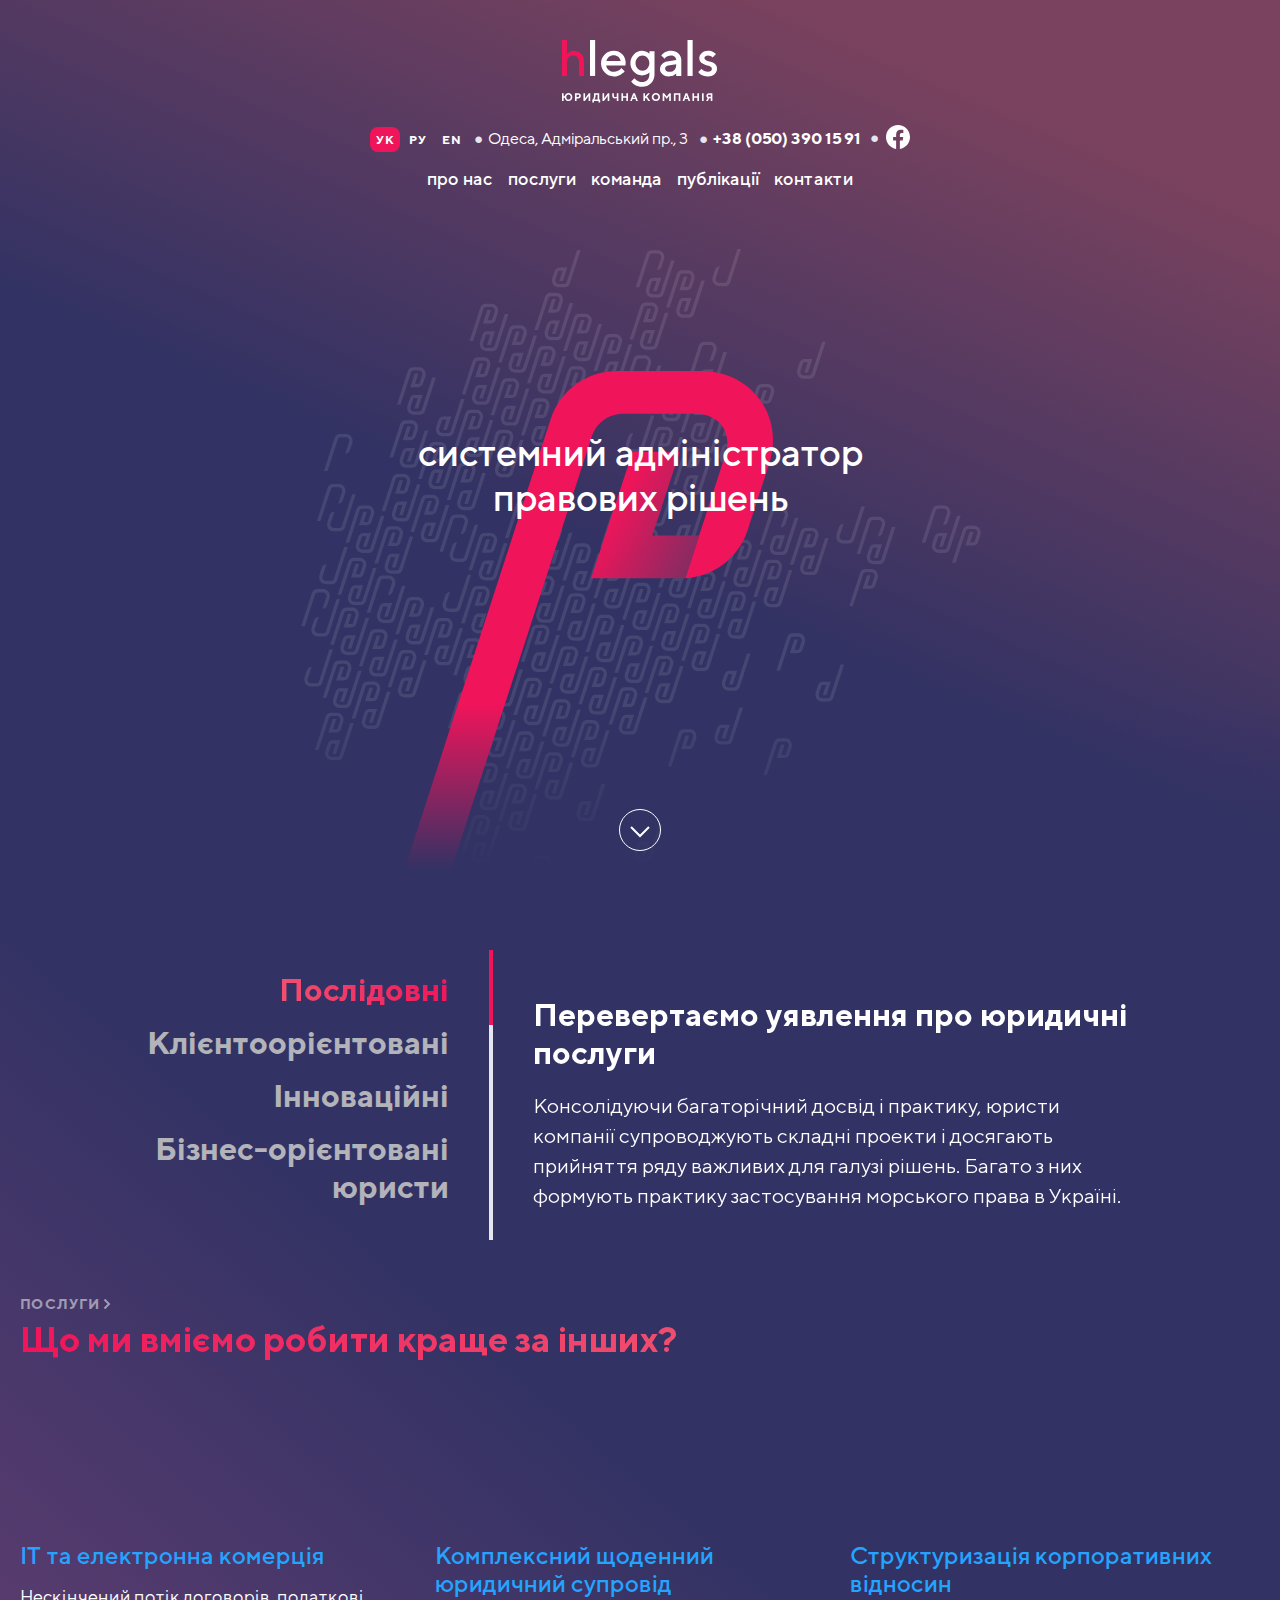
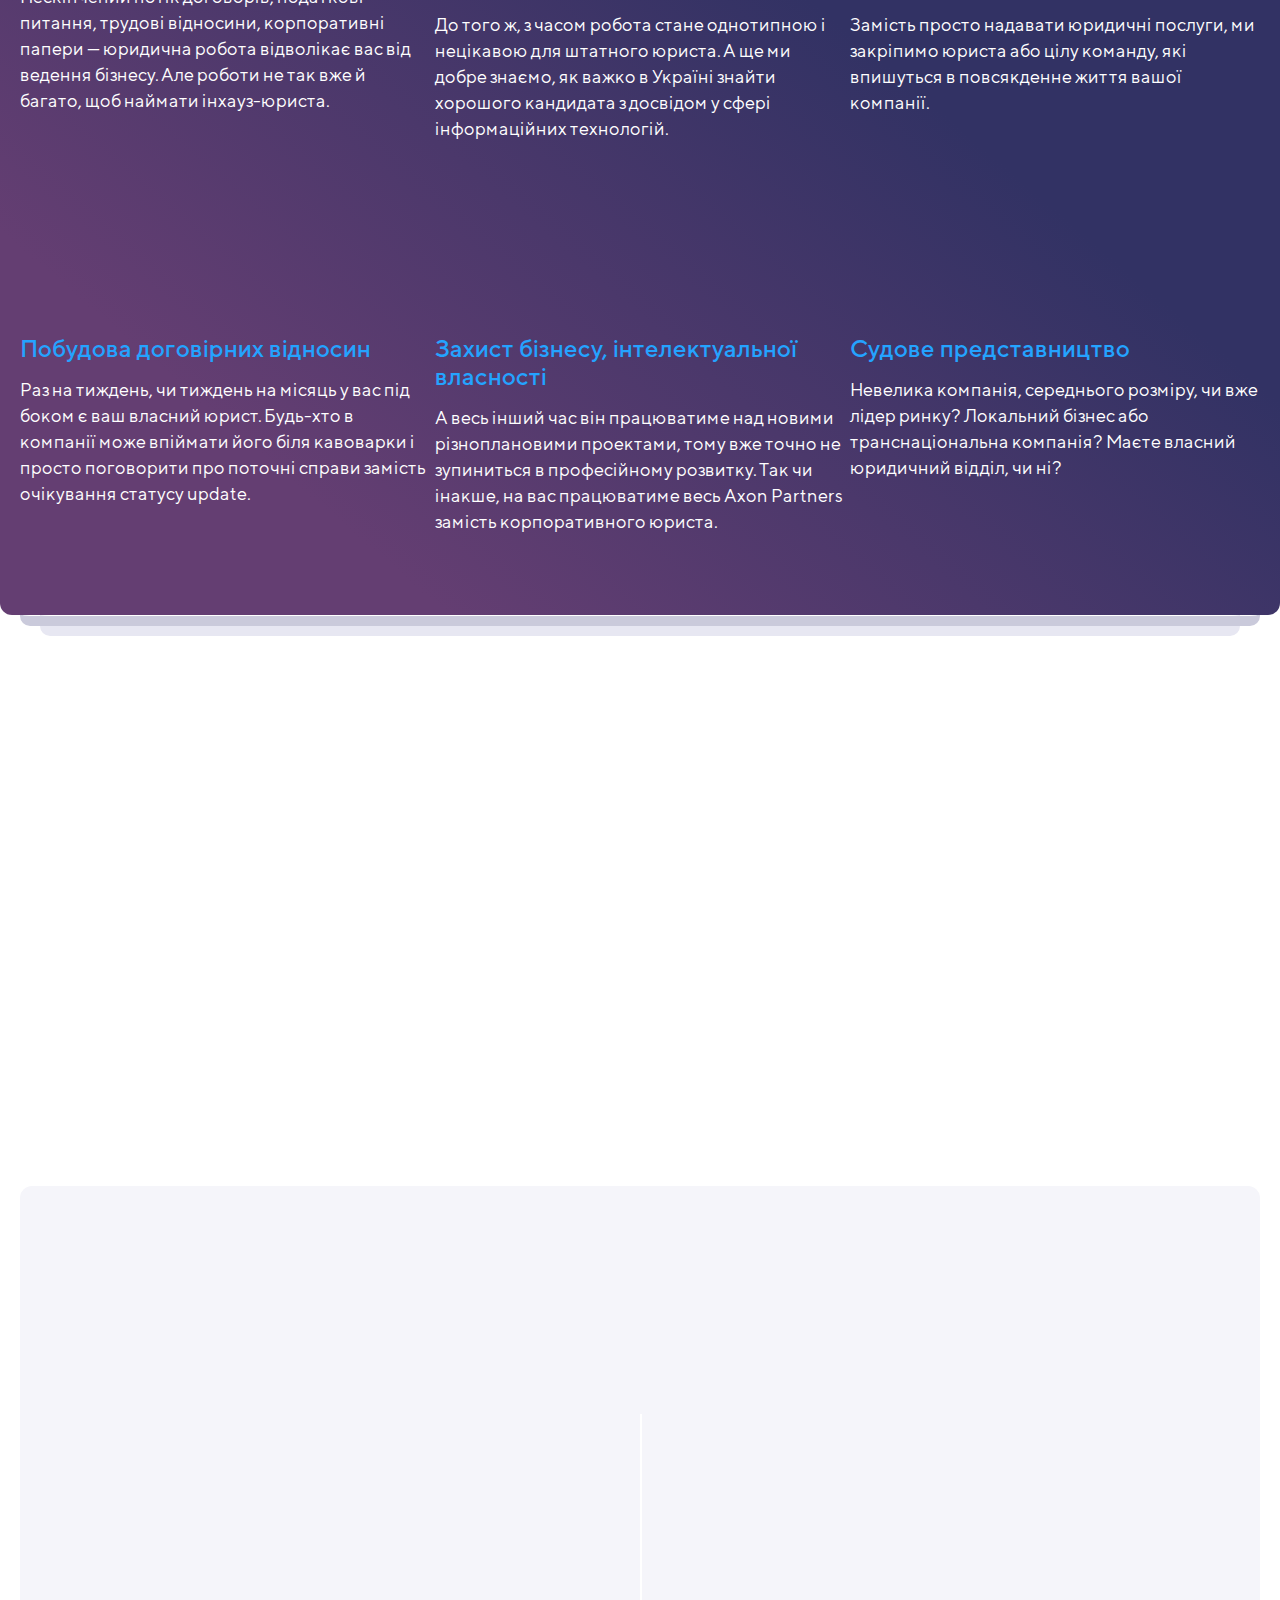
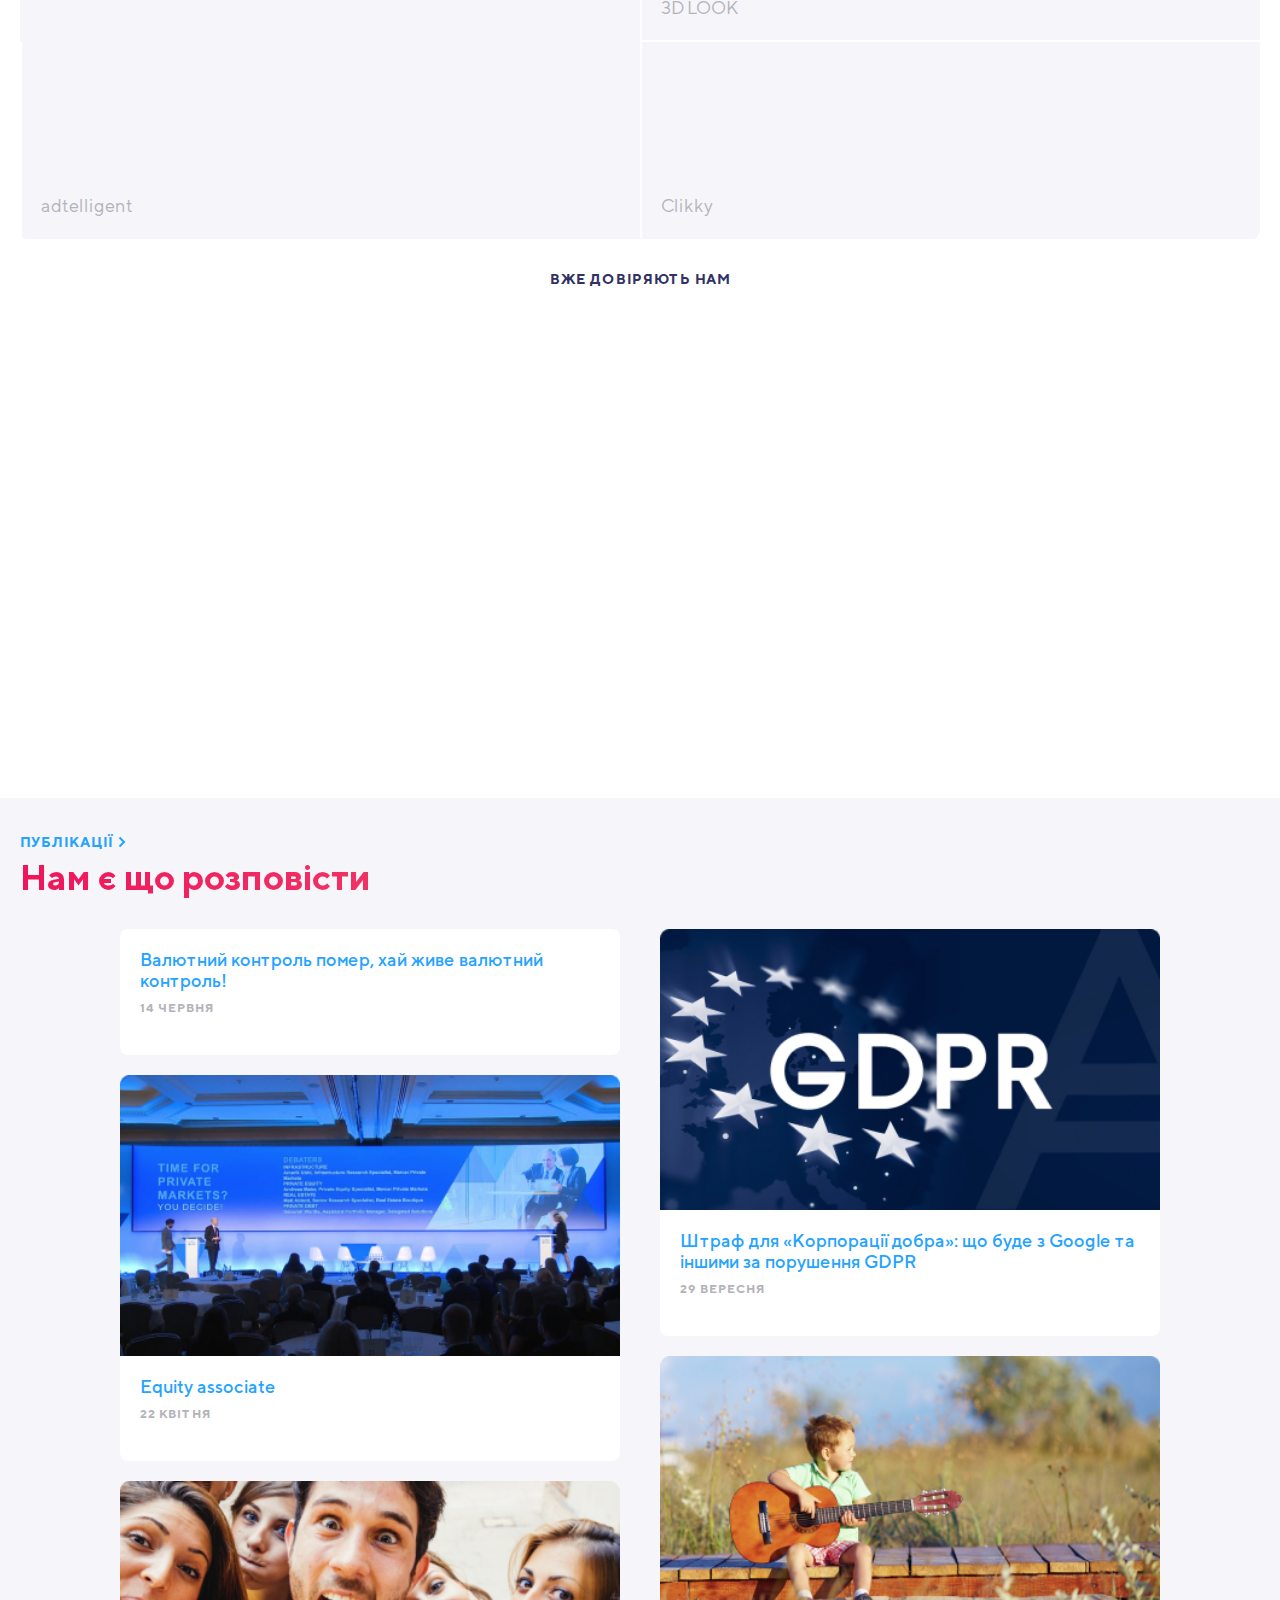
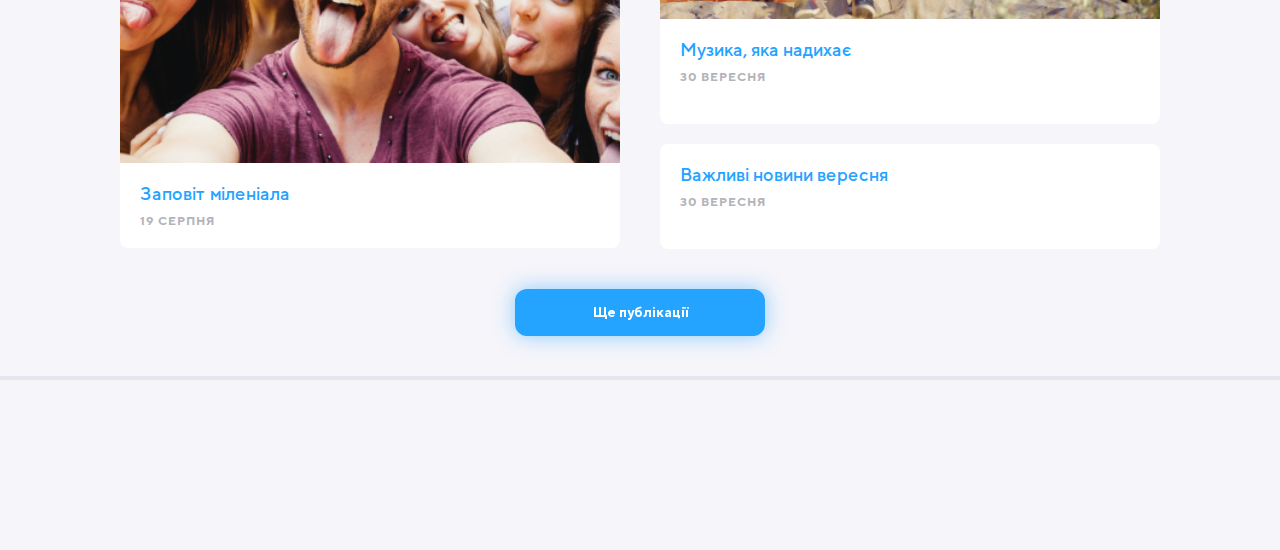
<file: index.html>
<!DOCTYPE html>
<html lang="en">
<head>
    <meta charset="UTF-8">
    <meta http-equiv="X-UA-Compatible" content="IE=edge">
    <meta name="viewport" content="width=device-width, initial-scale=1.0">
    <meta name="yandex-verification" content="eb8ca8c02a037f54" />
    <title>Hlegals</title>
    <link rel="stylesheet" href="css/reset200802.css">
    <link rel="stylesheet" href="css/vertical-slaider.css">
    <link rel="stylesheet" href="css/bundle.css">
    <link rel="stylesheet" type="text/css" href="wow-animation/animate.min.css">
    <link rel="stylesheet" href="css/style.css">
</head>
<body>
    <header class="container-bg_top">
        <section>
            <div class="container header wow fadeInDown">
                <div class="header_logo">
                    <a href="index.html" class="header_logo-link">
                        <img src="img-s/logo.svg" alt="" class="header_logo-img">
                    </a>
                    <div class="header_humburger-menu">
                        <button class="open-modal"><img src="img-s/humburger-menu.svg" alt="" class="humburger-img dark-vers"></button>
                        <div class="popup">
                            <ul class="inside-list">
                                <li class="inside-item">
                                    <button class="close"><img src="img-s/close.svg" alt=""></button>
                                    <a href="pages/about.html" class="inside-link">про нас</a>
                                </li>
                                <li class="inside-item">
                                    <a href="pages/services.html" class="inside-link">послуги</a>
                                </li>
                                <li class="inside-item">
                                    <a href="pages/team-page.html" class="inside-link">команда</a>
                                </li>
                                <li class="inside-item">
                                    <a href="pages/publication-page.html" class="inside-link">публікації</a>
                                </li>
                                <li class="inside-item">
                                    <a href="pages/connection-page.html" class="inside-link">контакти</a>
                                </li>
                            </ul>
                        </div>
                    </div>
                </div>
                <nav class="header-nav">
                    <ul class="nav-list_contacts">
                        <li class="nav-item_lang">
                            <a href="#" class="nav-link_lang active-lang">УК</a>
                            <a href="#" class="nav-link_lang">РУ</a>
                            <a href="#" class="nav-link_lang">EN</a>
                        </li>
                        <li class="nav-item_contacts">
                            <a href="pages/connection-page.html" class="nav-link_address">Одеса, Адміральський пр., 3</a>
                        </li>
                        <li class="nav-item_contacts item-tell">
                            <a href="tel:+380503901591" class="link_tell">+38 (050) 390 15 91</a>
                        </li>
                        <li class="nav-item_contacts facebook">
                            <a href="https://www.facebook.com/" target="_blank" class="hvr-grow face-link">
                                <img src="img-s/facebook-wh.svg" alt="">
                            </a>
                        </li>
                    </ul>
                    <ul class="nav-list_menu">
                        <li class="nav-item_menu">
                            <a href="pages/about.html" class="nav-link_menu">про нас</a>
                        </li>
                        <li class="nav-item_menu">
                            <a href="pages/services.html" class="nav-link_menu">послуги</a>
                        </li>
                        <li class="nav-item_menu">
                            <a href="pages/team-page.html" class="nav-link_menu">команда</a>
                        </li>
                        <li class="nav-item_menu">
                            <a href="pages/publication-page.html" class="nav-link_menu">публікації</a>
                        </li>
                        <li class="nav-item_menu">
                            <a href="pages/connection-page.html" class="nav-link_menu">контакти</a>
                        </li>
                    </ul>
                </nav>
            </div>
        </section>
        <section>
            <div class="container logo">
                <h1 class="logo-title wow fadeIn">системний адміністратор <br> правових рішень</h1>
                <button class="logo-button hvr-grow wow fadeInDown" onclick="document.querySelector('.services').scrollIntoView()"></button>
            </div>
        </section>
    </header>
    <main>
        <div class="bg_shadow-bottom">
            <div class="bg_shadow-top">
                <section class="container-bg_bottom bg-seam">
                    <div class="container  wow fadeInUp">
                        <!--vertical slaider desc-->
                        <div id="wrapper">
                            <div id="left-side">
                              <ul>
                                <li class="choose active slaider-text">
                                  Послідовні
                                </li>
                                <li class="pay slaider-text">
                                  Клієнтоорієнтовані
                                </li>
                                <li class="wrap slaider-text">
                                  Інноваційні
                                </li>
                                <li class="ship slaider-text">
                                  Бізнес-орієнтовані <br> юристи
                                </li>
                              </ul>
                                <div id="border">
                                    <div id="line" class="one"></div>
                                </div>
                            </div>
                            <div id="right-side">
                                <div id="first" class="active">
                                    <h4 class="title">Перевертаємо уявлення про юридичні послуги</h4>
                                    <p class="subtitle">
                                        Консолідуючи багаторічний досвід і практику, юристи компанії супроводжують складні проекти і досягають прийняття ряду важливих для галузі рішень. Багато з них формують практику застосування морського права в Україні.
                                     </p>
                                </div>
                                <div id="second">
                                    <h4 class="title">Побудовa договірних відносин</h4>
                                    <p class="subtitle">
                                        Раз на тиждень, чи тиждень на місяць у вас під боком є ваш власний юрист. Будь-хто в компанії може впіймати його біля кавоварки і просто поговорити про поточні справи замість очікування статусу update.
                                    </p>
                                </div>
                                <div id="third">
                                    <h4 class="title">Структуризація корпоративних відносин</h4>
                                    <p class="subtitle">
                                        Замість просто надавати юридичні послуги, ми закріпимо юриста або цілу команду, які впишуться в повсякденне життя вашої компанії.
                                    </p>
                                </div>
                                <div id="fourth">
                                    <h4 class="title">Комплексний щоденний юридичний супровід</h4>
                                    <p class="subtitle">
                                        Нескінчений потік договорів, податкові питання, трудові відносини, корпоративні папери — юридична робота відволікає вас від ведення бізнесу. Але роботи не так вже й багато, щоб наймати інхауз-юриста.
                                    </p>
                                </div>
                            </div>
                        </div>
                        <!--mobil vers-->
                        <div class="swiper-container slaider-mobil">
                            <div class="swiper-wrapper">
                                <div class="swiper-slide">
                                    <div class="slaider-desck">
                                        <h3 class="slaider-text">Послідовні</h3>
                                        <h4 class="slaider-title">Перевертаємо уявлення про юридичні послуги</h4>
                                        <p class="slaider-subtitle">
                                            Консолідуючи багаторічний досвід і практику, юристи компанії супроводжують складні проекти і досягають прийняття ряду важливих для галузі рішень. Багато з них формують практику застосування морського права в Україні.
                                        </p>
                                    </div>
                                </div>
                                <div class="swiper-slide">
                                    <div class="slaider-desck">
                                        <h3 class="slaider-text">Клієнтоорієнтовані</h3>
                                        <h4 class="slaider-title">Побудовa договірних відносин</h4>
                                        <p class="slaider-subtitle">
                                            Раз на тиждень, чи тиждень на місяць у вас під боком є ваш власний юрист. Будь-хто в компанії може впіймати його біля кавоварки і просто поговорити про поточні справи замість очікування статусу update.
                                        </p>
                                    </div>
                                </div>
                                <div class="swiper-slide">
                                    <div class="slaider-desck">
                                        <h3 class="slaider-text"> Інноваційні</h3>
                                        <h4 class="slaider-title">Структуризація корпоративних відносин</h4>
                                        <p class="slaider-subtitle">
                                            Замість просто надавати юридичні послуги, ми закріпимо юриста або цілу команду, які впишуться в повсякденне життя вашої компанії.
                                        </p>
                                    </div>
                                </div>
                                <div class="swiper-slide">
                                    <div class="slaider-desck">
                                        <h3 class="slaider-text">Бізнес-орієнтовані юристи</h3>
                                        <h4 class="slaider-title">Комплексний щоденний юридичний супровід</h4>
                                        <p class="slaider-subtitle">
                                            Нескінчений потік договорів, податкові питання, трудові відносини, корпоративні папери — юридична робота відволікає вас від ведення бізнесу. Але роботи не так вже й багато, щоб наймати інхауз-юриста.
                                        </p>
                                    </div>
                                </div>
                            </div>
                            <div class="swiper-pagination" style="position: absolute; bottom: 0;"></div>
                        </div>
                        
                    </div>
                    <div class="container services">
                        <a class="services-inscription" href="pages/services.html">послуги</a> 
                        <h2 class="services-title">Що ми вміємо робити краще за інших?</h2>
                        <ul class="services-card_list">
                            <li class="services-card_item">
                                <div class="title-img">
                                    <a href="pages/commerce-page.html" class="services-card_link"><img src="img-s/korzina-icon.svg" class="services-img hvr-grow wow bounceIn" alt=""></a>
                                    <h4 class="services-card_title">IT та електронна комерція</h4>
                                </div>
                                <p class="services-card_discription">Нескінчений потік договорів, податкові питання, трудові відносини, корпоративні папери — юридична робота відволікає вас від ведення бізнесу. Але роботи не так вже й багато, щоб наймати інхауз-юриста.
                                </p>
                            </li>
                            <li class="services-card_item">
                                <div class="title-img">
                                    <a href="pages/commerce-page.html" class="services-card_link"><img src="img-s/portfel.svg" class="services-img hvr-grow wow bounceIn" alt=""></a>
                                    <h4 class="services-card_title">Комплексний щоденний <br> юридичний супровід</h4>
                                </div>
                                <p class="services-card_discription">До того ж, з часом робота стане однотипною і нецікавою для штатного юриста. А ще ми добре знаємо, як важко в Україні знайти хорошого кандидата з досвідом у сфері інформаційних технологій.
                                </p>
                            </li>
                            <li class="services-card_item">
                                <div class="title-img">
                                    <a href="pages/commerce-page.html" class="services-card_link"><img src="img-s/strykt-icon.svg" class="services-img hvr-grow wow bounceIn" alt=""></a>
                                    <h4 class="services-card_title">Структуризація корпоративних відносин</h4>
                                </div>
                                <p class="services-card_discription">Замість просто надавати юридичні послуги, ми закріпимо юриста або цілу команду, які впишуться в повсякденне життя вашої компанії. 
                                </p>
                            </li>
                            <li class="services-card_item">
                                <div class="title-img">
                                    <a href="pages/commerce-page.html" class="services-card_link"><img src="img-s/hand-icon.svg" class="services-img hvr-grow wow bounceIn" alt=""></a>
                                    <h4 class="services-card_title">Побудовa договірних відносин</h4>
                                </div>
                                <p class="services-card_discription">Раз на тиждень, чи тиждень на місяць у вас під боком є ваш власний юрист. Будь-хто в компанії може впіймати його біля кавоварки і просто поговорити про поточні справи замість очікування статусу update.
                                </p>
                            </li>
                            <li class="services-card_item">
                                <div class="title-img">
                                    <a href="pages/commerce-page.html" class="services-card_link"><img src="img-s/shield-icon.svg" class="services-img hvr-grow wow bounceIn" alt=""></a>
                                    <h4 class="services-card_title">Захист бізнесу, інтелектуальної власності</h4>
                                </div>
                                <p class="services-card_discription">А весь інший час він працюватиме над новими різноплановими проектами, тому вже точно не зупиниться в професійному розвитку. Так чи інакше, на вас працюватиме весь Axon Partners замість корпоративного юриста.
                                </p>
                            </li>
                            <li class="services-card_item">
                                <div class="title-img">
                                    <a href="pages/commerce-page.html" class="services-card_link"><img src="img-s/molot-icon.svg" class="services-img hvr-grow wow bounceIn" alt=""></a>
                                    <h4 class="services-card_title">Судове представництво</h4>
                                </div>
                                <p class="services-card_discription">Невелика компанія, середнього розміру, чи вже лідер ринку? Локальний бізнес або транснаціональна компанія? Маєте власний юридичний відділ, чи ні?
                                </p>
                            </li>
                        </ul>
                    </div>
                </section>
            </div>
        </div>
        <section class="team">
            <div class="container">
                <!-- Slider main container -->
                <div class="swiper-container wow fadeIn">
                    <div class="swiper-wrapper">
                        <div class="swiper-slide team-slaider">
                            <img src="img-s/man.png" alt="" class="team-img">
                            <div class="team-text">
                                <a class="services-inscription team-text_inscription" href="pages/team-page.html"> команда</a> 
                                <h2 class="services-title team-title">Ми звикли брати на себе відповідальність та завжди гарантуємо чесну, вчасну допомогу, навіть у ситуаціях, коли більшість безсилі.</h2>
                                <div class="team-name">
                                    <img src="img-s/mob-avatar.png" alt="" class="mobil-avatar">
                                    <div>
                                        <a href="pages/team-member-page.html" class="team-name">Олександр Олександровський</a>
                                        <p class="team-post">Керуючий партнер</p>
                                    </div>
                                </div>
                            </div>
                        </div>
                        <div class="swiper-slide team-slaider">
                            <img src="img-s/oksana-kobzar.png" alt="" class="team-img">
                            <div class="team-text">
                                <a class="services-inscription team-text_inscription" href="pages/team-page.html"> команда</a> 
                                <h2 class="services-title team-title">Ми звикли брати на себе відповідальність та завжди гарантуємо чесну, вчасну допомогу, навіть у ситуаціях, коли більшість безсилі.</h2>
                                <div class="team-name">
                                    <img src="img-s/mob-avatar.png" alt="" class="mobil-avatar">
                                    <div>
                                        <a href="pages/team-member-page.html" class="team-name">Оксана Кобзар</a>
                                        <p class="team-post">Associate</p>
                                    </div>
                                </div>
                            </div>
                        </div>
                        <div class="swiper-slide team-slaider">
                            <img src="img-s/vlad-mel.png" alt="" class="team-img">
                            <div class="team-text">
                                <a class="services-inscription team-text_inscription" href="pages/team-page.html"> команда</a> 
                                <h2 class="services-title team-title">Ми звикли брати на себе відповідальність та завжди гарантуємо чесну, вчасну допомогу, навіть у ситуаціях, коли більшість безсилі.</h2>
                                <div class="team-name">
                                    <img src="img-s/mob-avatar.png" alt="" class="mobil-avatar">
                                    <div>
                                        <a href="pages/team-member-page.html" class="team-name">Олександр Олександровський</a>
                                        <p class="team-post">Associate</p>
                                    </div>
                                </div>
                            </div>
                        </div>
                    </div>
                    <div class="swiper-pagination"></div>
                </div>
            </div>
        </section>
        <section>
            <div class="container">
                <ul class="team-card_list ">
                    <li class="team-card_item team-cases wow fadeInLeft">
                        <h3 class="team-card_inscription">Успішні кейси</h3>
                        <div class="team-card_text">
                            <p class="team-card_discription">Супровід проекту з <br> купівлі-продажу сільськогосподарської продукції</p>
                            <a href="https://ithillel.ua/" target="_blank" class="team-card_link">Hillel IT School</a>
                        </div>
                    </li>
                    <li class="team-card_item bloks-top wow fadeInDown">
                        <p class="team-card_discription discription-medium ">Підготовка комплексного юридичного висновку для європейського банку</p>
                        <a href="http://wannabiz.com.ua/" target="_blank" class="team-card_link">WannaBiz</a>
                    </li>
                    <li class="team-card_item bloks-top wow fadeInRight">
                        <p class="team-card_discription">Супровід проекту з <br> купівлі-продажу сільськогосподарської продукції</p>
                        <a href="https://appsamurai.com/tapgerine/" target="_blank" class="team-card_link">tapgerine</a>
                    </li>
                    <li class="team-card_item blok-small">
                        <p class="team-card_discription discription-small wow fadeInLeft">Представництво інтересів великого зернотрейдера в податковому спорі</p>
                        <a href="https://3dlook.me/" target="_blank" class="team-card_link">3D LOOK</a>
                    </li>
                    <li class="team-card_item bloks-bottom">
                        <p class="team-card_discription discription-medium wow fadeInUp">Оскарження податкових повідомлень-рішень ДФС</p>
                        <a href="https://adtelligent.com/" target="_blank" class="team-card_link">adtelligent</a>
                    </li>
                    <li class="team-card_item bloks-bottom">
                        <p class="team-card_discription discription-large wow fadeInRight">Супровід проекту з кредитування агротрейдерів мальтійським банком</p>
                        <a href="https://clicky.com/" target="_blank" class="team-card_link">Clikky</a>
                    </li>
                </ul>
            </div>
        </section>
        <section class="banners">
            <h3 class="banners-title">Вже довіряють нам</h3>
            <ul class="banners-list wow fadeIn">
                <li class="banners-item hillel-img">
                    <a href="https://ithillel.ua/" target="_blank" class="banners-link">
                        <img src="img-s/hillel.png" alt="" class="banner-img">
                    </a>
                </li>
                <li class="banners-item wannabiz-img">
                    <a href="http://wannabiz.com.ua/" target="_blank" class="banners-link">
                        <img src="img-s/wanabiz.png" alt="" class="banner-img">
                    </a>
                </li>
                <li class="banners-item tapgerine-img">
                    <a href="https://appsamurai.com/tapgerine/" target="_blank" class="banners-link">
                        <img src="img-s/tapgarine.png" alt="" class="banner-img" >
                    </a>
                </li>
                <li class="banners-item look-img">
                    <a href="https://3dlook.me/" target="_blank" >
                        <img src="img-s/3dlook.png" alt="" class="banner-img">
                    </a>
                </li>
                <li class="banners-item orangear-img">
                    <a href="https://www.g2.com/products/orangear/reviews" target="_blank" >
                        <img src="img-s/orangear.png" alt="" class="banner-img">
                    </a>
                </li>
                <li class="banners-item adteligent-img">
                    <a href="https://adtelligent.com/" target="_blank" class="banner-img">
                        <img src="img-s/adteligent.png" alt="" class="banner-img">
                    </a>
                </li>
                <li class="banners-item clikky-img">
                    <a href="https://clicky.com/" target="_blank" class="banners-link">
                        <img src="img-s/clikky.png" alt="" class="banner-img">
                    </a>
                </li>
                <li class="banners-item ecoleasing-img">
                    <a href="https://ecolease.com.ua/ua/auto/" target="_blank" class="banners-link">
                        <img src="img-s/ecoleasing.png" alt="" class="banner-img">
                    </a>
                </li>
                <li class="banners-item infratek-img">
                    <a href="https://www.infratec.eu/" target="_blank" class="banners-link">
                        <img src="img-s/infratek.png" alt="" class="banner-img">
                    </a>
                </li>
                <li class="banners-item city-img">
                    <a href="https://ru-ru.facebook.com/citypark.odessa/" target="_blank" class="banners-link">
                        <img src="img-s/city-park.png" alt="" class="banner-img">
                    </a>
                </li>
                <li class="banners-item print-img">
                    <a href="https://www.artprintstudio.com.ua/" target="_blank" class="banners-link">
                        <img src="img-s/art-print.png" alt="" class="banner-img">
                    </a>
                </li>
                <li class="banners-item ultimate-img">
                    <a href="https://www.facebook.com/pg/UltimateCard/posts/" target="_blank" class="banners-link">
                        <img src="img-s/ultimate-card.png" alt="" class="banner-img">
                    </a>
                </li>
            </ul>
        </section>
        <section class="public">
            <div class="container grad-position">
                <a href="pages/publication-page.html" class="services-inscription team-text_inscription public-inscription">Публікації</a>
                <h2 class="services-title public-title">Нам є що розповісти</h2>
                <div class="public_card">
                    <ul class="public-card_list wow fadeIn">
                        <li class="public-card_item public-card_padding">
                            <a href="pages/entry-page.html" class="public-card_link">
                                <h4 class="public-card_title">Валютний контроль помер, хай живе валютний контроль!</h4>
                            </a>
                            <p class="public-card_date">14 червня</p>
                            <p class="public-card_discription">Експерти проводять конференції, круглі столи та іншого штибу заходи на тему «лібералізація валютного законодавства». Юристи-експерти-новелісти стирають пальці об <br> «ctrl+c/ctrl+v».
                            </p>
                        </li>
                        <li class="public-card_item public-card_margin">
                            <img src="img-s/people-public-card.png" alt="" class="public-card_img">
                            <div class="public-card_padding" style="padding-bottom: 0;">
                                <a href="pages/entry-page.html" class="public-card_link">
                                    <h4 class="public-card_title">Заповіт міленіала</h4>
                                </a>
                                <p class="public-card_date">19 серпня</p>
                                <p class="public-card_discription">Що і як передаватимуть у спадщину сучасні влогери, опініон лідери і криптомільйонери Типовий спадок українського покоління Х
                                </p>
                            </div>
                        </li>
                    </ul>
                    <ul class="public-card_list wow fadeIn">
                        <li class="public-card_item">
                            <img src="img-s/conference-card.png" alt="" class="public-card_img">
                            <div class="public-card_padding">
                                <a href="pages/entry-page.html" class="public-card_link">
                                    <h4 class="public-card_title">Equity associate</h4>
                                </a>
                                <p class="public-card_date">22 квітня</p>
                                <p class="public-card_discription">На проектах я джун. При цьому я співвласник юридичної фірми. Як це відбулося. Перед вступом батьки мені казали, що якщо буду…
                                </p>
                            </div>
                        </li>
                        <li class="public-card_item public-card_margin">
                            <img src="img-s/uk-kyev-card.png" alt="" class="public-card_img">
                        </li>
                    </ul>
                    <ul class="public-card_list wow fadeIn">
                        <li class="public-card_item">
                            <img src="img-s/gdpr-card.png" alt="" class="public-card_img">
                            <div class="public-card_padding">
                                <a href="pages/entry-page.html" class="public-card_link">
                                    <h4 class="public-card_title">Штраф для «Корпорації добра»: що буде з Google та іншими за порушення GDPR</h4>
                                </a>
                                <p class="public-card_date">29 вересня</p>
                                <p class="public-card_discription">І чому стягнення у 50 млн євро може стати доленосним прецедентом За матеріалами Mind.ua 21 січня Національна комісія із захисту даних.
                                </p>
                            </div>
                        </li>
                        <li class="public-card_item public-card_margin">
                            <img src="img-s/child-card.png" alt="" class="public-card_img">
                        </li>
                    </ul>
                </div>
                <div class="public-bg_gradient">
                    <a href="pages/publication-page.html" class="public-button button-link hvr-grow">Ще публікації</a>
                </div>
                <div class="public_card-mobil">
                    <div class="card-mobil">
                        <ul class="public-card_list">
                            <li class="public-card_item public-card_padding">
                                <a href="pages/entry-page.html" class="public-card_link">
                                    <h4 class="public-card_title">Валютний контроль помер, хай живе валютний контроль!</h4>
                                </a>
                                <p class="public-card_date">14 червня</p>
                            </li>
                            <li class="public-card_item">
                                <img src="img-s/conference-card.png" alt="" class="public-card_img">
                                <div class="public-card_padding">
                                    <a href="pages/entry-page.html" class="public-card_link">
                                        <h4 class="public-card_title">Equity associate</h4>
                                    </a>
                                    <p class="public-card_date">22 квітня</p>
                                </div>
                            </li>
                            <li class="public-card_item public-card_margin">
                                <img src="img-s/people-public-card.png" alt="" class="public-card_img">
                                <div class="public-card_padding" style="padding-bottom: 0;">
                                    <a href="pages/entry-page.html" class="public-card_link">
                                        <h4 class="public-card_title">Заповіт міленіала</h4>
                                    </a>
                                    <p class="public-card_date">19 серпня</p>
                                </div>
                            </li>
                        </ul>
                        <ul class="public-card_list middle-size">
                            <li class="public-card_item">
                                <img src="img-s/gdpr-card.png" alt="" class="public-card_img">
                                <div class="public-card_padding">
                                    <a href="pages/entry-page.html" class="public-card_link">
                                        <h4 class="public-card_title">Штраф для «Корпорації добра»: що буде з Google та іншими за порушення GDPR</h4>
                                    </a>
                                    <p class="public-card_date">29 вересня</p>
                                </div>
                            </li>
                            <li class="public-card_item public-card_margin">
                                <img src="img-s/child-card.png" alt="" class="public-card_img">
                                <div class="public-card_padding">
                                    <a href="pages/entry-page.html" class="public-card_link">
                                        <h4 class="public-card_title">Музика, яка надихає</h4>
                                    </a>
                                    <p class="public-card_date">30 вересня</p>
                                </div>
                            </li>
                            <li class="public-card_item public-card_padding">
                                <a href="pages/entry-page.html" class="public-card_link">
                                    <h4 class="public-card_title">Важливі новини вересня</h4>
                                </a>
                                <p class="public-card_date">30 вересня</p>
                            </li>
                        </ul>
                    </div>
                    <a href="pages/publication-page.html" class="public-button button-link hvr-grow">Ще публікації</a>
                </div>
            </div>
        </section>
    </main>
    <footer class="footer">
        <div class="container footer-line">
            <div class="footer-block wow fadeInUp">
                    <p class="footer-adress"> 
                        <a href="connection-page.html" class="footer-contact"><b>Одеса</b>, Адміральський пр., 3</a>
                        <span class="footer-position footer-dots"><a href="pages/connection-page.html" class=" footer-link_map">Подивитися на мапі</a></span>
                    </p>
                    <span class="footer-copirate">© 2021 ТОВ Юридична компанія «HLEGALS»</span>
            </div>  
            <div class="footer-block_bootom wow fadeInUp">
                <a href="#" class="footer-link_facebook hvr-grow"><img src="img-s/facebook-blue.svg" alt=""></a>
                <span class="footer-position footer-dots"><a href="tel:+380503901591" class="footer-contact footer-tell">+38 (050) 390 15 91</a></span>
                <span class="footer-position footer-dots"><a href="mailto:contact@hlegals.net" class="footer-link_mail">contact@hlegals.net</a></span>
                <span class="footer-copirate copirate-mob">© 2021 ТОВ Юридична компанія <br> «HLEGALS»</span>
            </div> 
        </div>
    </footer>
    <script src="js/slaid.js"></script>
    <script src='js/jquery.min.js'></script>
    <script src="js/index.js"></script>
    <script>
        const swiper = new Swiper('.swiper-container', {
            // Optional parameters
            loop: true,
            // If we need pagination
            pagination: {
            el: '.swiper-pagination',
            clickable: true
            },
        });
    </script>
    <script>
        const button = document.querySelectorAll('.open-modal');
        const popup = document.querySelectorAll('.popup');
        const close = document.querySelectorAll('.close');

        button[0].addEventListener('click', () => {
        popup[0].classList.add('open');
        });

        close[0].addEventListener('click', () => {
        popup[0].classList.remove('open');
        });
    </script>
    <script src="wow-animation/wow.min.js"></script>
    <script>
        new WOW().init();
    </script>
</body>
</html>
</file>
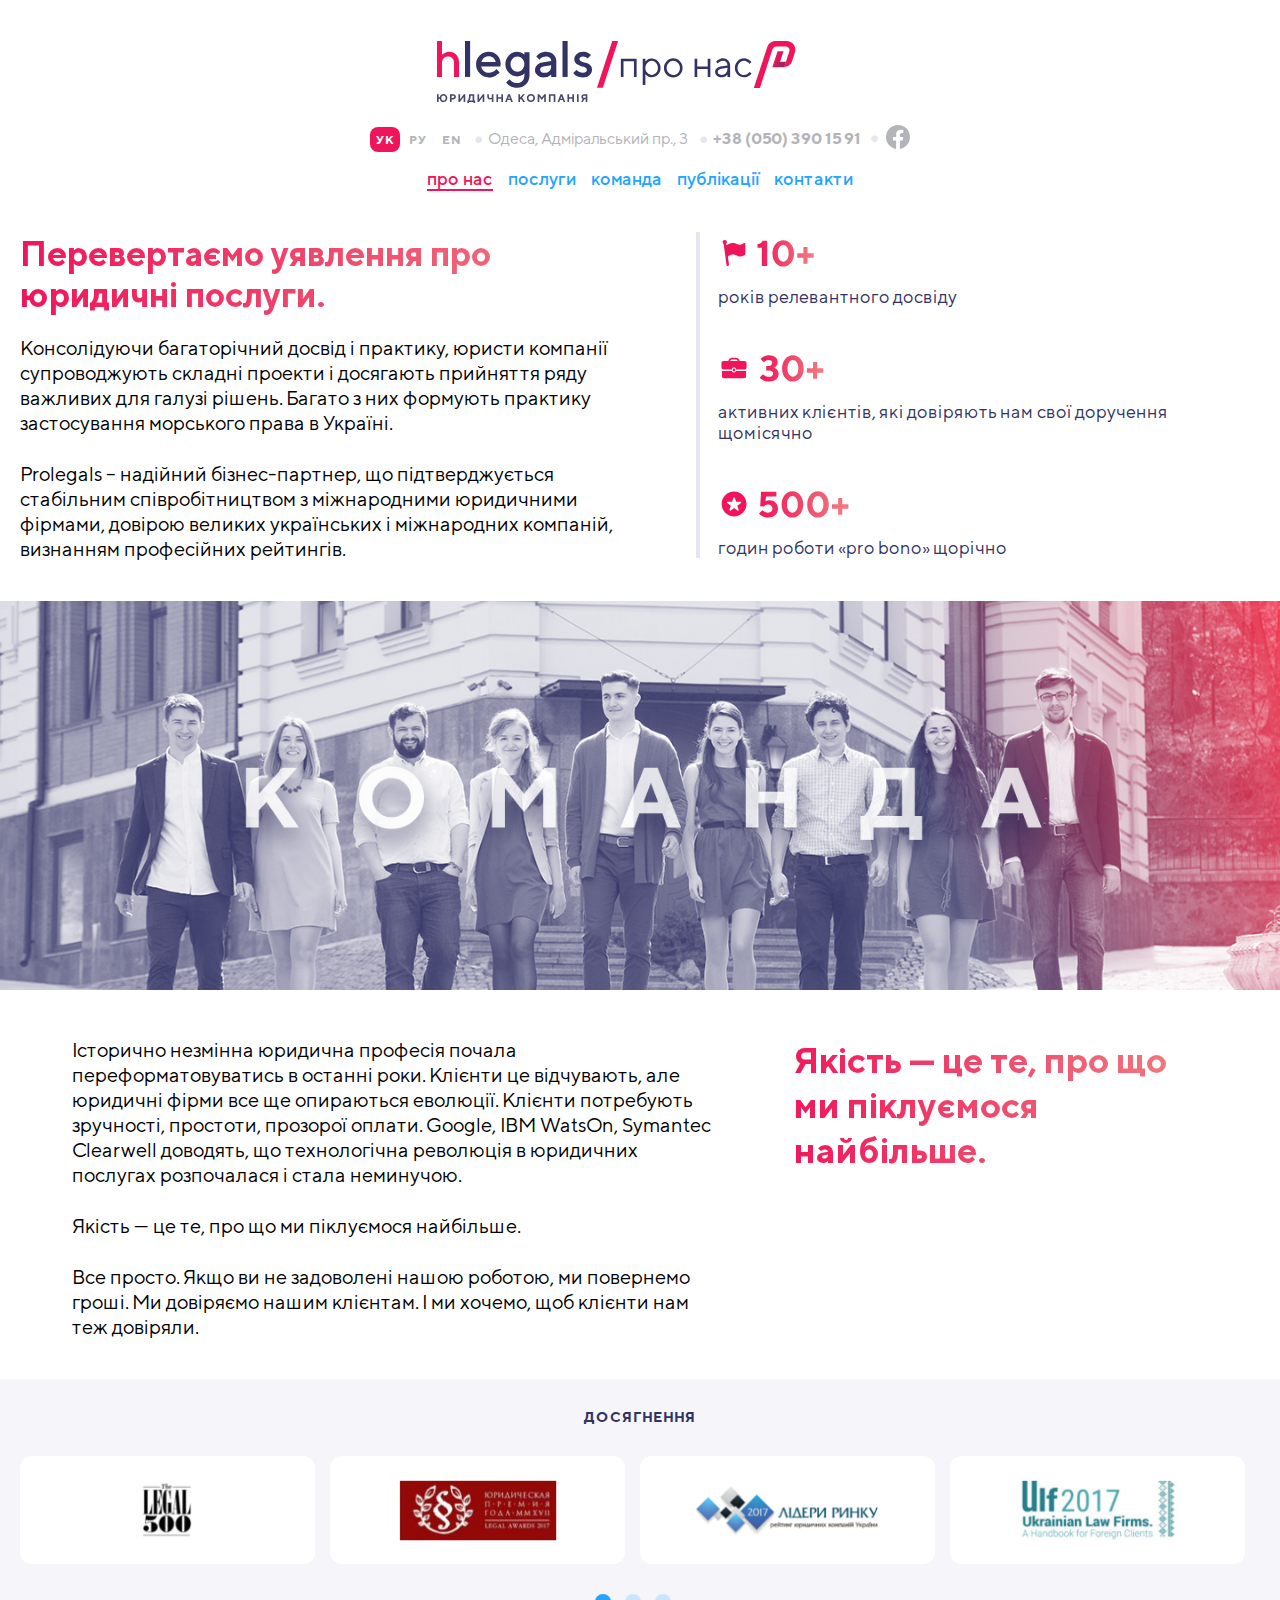
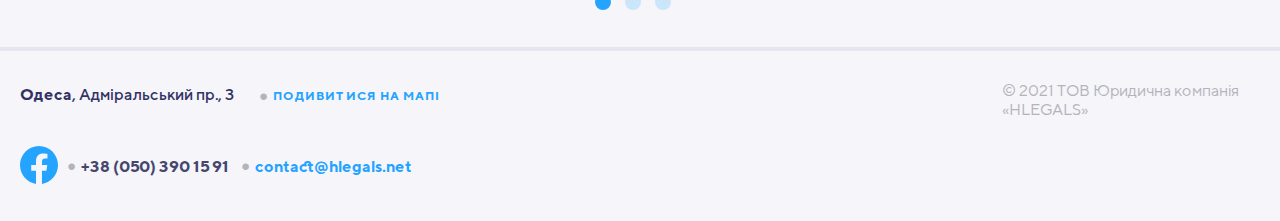
<file: pages/about.html>
<!DOCTYPE html>
<html lang="en">
<head>
    <meta charset="UTF-8">
    <meta http-equiv="X-UA-Compatible" content="IE=edge">
    <meta name="viewport" content="width=device-width, initial-scale=1.0">
    <title>Hlegals/About</title>
    <link rel="stylesheet" href="../css/reset200802.css">
    <link rel="stylesheet" href="../css/bundle.css" />
    <link rel="stylesheet" href="../css/style.css">
</head>
<body>
    <header>
            <div class="container header">
                <div class="header_logo">
                    <a href="../index.html" class="header_logo-link">
                        <img src="../img-s/hlegals-about.svg" alt="" class="header_logo-img about-logo">
                    </a>
                    <div class="header_humburger-menu">
                        <button class="open-modal"><img src="../img-s/humburger-dark.svg" alt="" class="humburger-img"></button>
                        <div class="popup">
                            <ul class="inside-list">
                                <li class="inside-item">
                                    <button class="close"><img src="../img-s/close.svg" alt=""></button>
                                    <a href="#" class="inside-link">про нас</a>
                                </li>
                                <li class="inside-item">
                                    <a href="services.html" class="inside-link">послуги</a>
                                </li>
                                <li class="inside-item">
                                    <a href="team-page.html" class="inside-link">команда</a>
                                </li>
                                <li class="inside-item">
                                    <a href="publication-page.html" class="inside-link">публікації</a>
                                </li>
                                <li class="inside-item">
                                    <a href="connection-page.html" class="inside-link">контакти</a>
                                </li>
                            </ul>
                        </div>
                    </div>
                </div>
                <nav class="header-nav">
                    <ul class="nav-list_contacts">
                        <li class="nav-item_lang">
                            <a href="#" class="nav-link_lang about-lang active-lang">УК</a>
                            <a href="#" class="nav-link_lang about-lang">РУ</a>
                            <a href="#" class="nav-link_lang about-lang">EN</a>
                        </li>
                        <li class="nav-item_contacts">
                            <a href="connection-page.html" class="nav-link_address about-address">Одеса, Адміральський пр., 3</a>
                        </li>
                        <li class="nav-item_contacts item-tell">
                            <a href="tel:+380503901591" class="link_tell about-tell">+38 (050) 390 15 91</a>
                        </li>
                        <li class="nav-item_contacts facebook">
                            <a href="https://www.facebook.com/" target="_blank" class="hvr-grow face-link">
                                <img src="../img-s/facebook-gray.svg" alt="">
                            </a>
                        </li>
                    </ul>
                    <ul class="nav-list_menu">
                        <li class="nav-item_menu">
                            <a href="#" class="nav-link_menu about-menu activ-menu">про нас</a>
                        </li>
                        <li class="nav-item_menu">
                            <a href="services.html" class="nav-link_menu about-menu">послуги</a>
                        </li>
                        <li class="nav-item_menu">
                            <a href="team-page.html" class="nav-link_menu about-menu">команда</a>
                        </li>
                        <li class="nav-item_menu">
                            <a href="publication-page.html" class="nav-link_menu about-menu">публікації</a>
                        </li>
                        <li class="nav-item_menu">
                            <a href="connection-page.html" class="nav-link_menu about-menu">контакти</a>
                        </li>
                    </ul>
                </nav>
            </div>
    </header>
    <main>
        <section class="container jurists">
            <div class="jurists-text">
                <h1 class="services-title jurists-title">Перевертаємо уявлення про юридичні послуги.</h1>
                <p class="jurists-description">
                   <p>
                       Консолідуючи багаторічний досвід і практику, юристи компанії супроводжують складні проекти і досягають прийняття ряду важливих для галузі рішень. Багато з них формують практику застосування морського права в Україні.
                   </p> 
                   <br>
                   <p>
                        Prolegals – надійний бізнес-партнер, що підтверджується стабільним співробітництвом з міжнародними юридичними фірмами, довірою великих українських і міжнародних компаній, визнанням професійних рейтингів.
                   </p> 
                </p>
            </div>
            <div>
                <ul class="merit-list">
                    <li class="merit-item">
                        <img src="../img-s/flag.svg" alt="" class="merit-img">
                        <p class="merit-description">років релевантного досвіду</p>
                    </li>
                    <li class="merit-item">
                        <img src="../img-s/sumka-jurist.svg" alt="" class="merit-img">
                        <p class="merit-description">активних клієнтів, які довіряють нам свої доручення щомісячно</p>
                    </li>
                    <li class="merit-item">
                        <img src="../img-s/star.svg" alt="" class="merit-img">
                        <p class="merit-description">годин роботи «pro bono» щорічно</p>
                    </li>
                </ul>
            </div>
        </section>
        <section class="container-team">
            <picture>
                <source media="(max-width: 580px)" srcset="../img-s/team-foto-mobil.png">
                <img src="../img-s/team-foto.png" alt="" class="team-foto">
            </picture>
        </section>
        <section  class="container quality">
            <div class="jurists-text">
                <p class="jurists-description">
                    <p>
                        Історично незмінна юридична професія почала переформатовуватись в останні роки. Клієнти це відчувають, але юридичні фірми все ще опираються еволюції. Клієнти потребують зручності, простоти, прозорої оплати. Google, IBM WatsОn, Symantec Clearwell доводять, що технологічна революція в юридичних послугах розпочалася і стала неминучою.
                    </p> 
                    <br>
                    <p>Якість — це те, про що ми піклуємося найбільше.</p>
                    <br>
                    <p>
                        Все просто. Якщо ви не задоволені нашою роботою, ми повернемо гроші. Ми довіряємо нашим клієнтам. І ми хочемо, щоб клієнти нам теж довіряли.
                    </p> 
                </p>
            </div>
             <h2 class="services-title quality-title ">Якість — це те, про що ми піклуємося найбільше.</h2>
        </section>
       <section class="achiev">
            <div class="container">
                <h2 class="achiev-title">Досягнення</h2>
                <!-- Slider main container -->
                <div class="swiper-container desctop_about-slaider">
                    <div class="swiper-wrapper">
                        <div class="swiper-slide">
                            <ul class="achiev-list">
                                <li class="achiev-item">
                                    <a href="#" class="achiev-link"><img src="../img-s/legal500.png" alt="" class="achiev-img"></a>
                                </li>
                                <li class="achiev-item">
                                    <a href="#" class="achiev-link"><img src="../img-s/yur-prem.png" alt="" class="achiev-img"></a>
                                </li>
                                <li class="achiev-item">
                                    <a href="#" class="achiev-link"><img src="../img-s/lider-runk.png" alt="" class="achiev-img"></a>
                                </li>
                                <li class="achiev-item">
                                    <a href="" class="achiev-link"><img src="../img-s/law-firms.png" alt="" class="achiev-img"></a>
                                </li>
                            </ul>
                        </div>
                        <div class="swiper-slide">
                            <ul class="achiev-list">
                                <li class="achiev-item">
                                    <a href="#" class="achiev-link"><img src="../img-s/legal500.png" alt="" class="achiev-img"></a>
                                </li>
                                <li class="achiev-item">
                                    <a href="#" class="achiev-link"><img src="../img-s/yur-prem.png" alt="" class="achiev-img"></a>
                                </li>
                                <li class="achiev-item">
                                    <a href="#" class="achiev-link"><img src="../img-s/lider-runk.png" alt="" class="achiev-img"></a>
                                </li>
                                <li class="achiev-item">
                                    <a href="" class="achiev-link"><img src="../img-s/law-firms.png" alt="" class="achiev-img"></a>
                                </li>
                            </ul>
                        </div>
                        <div class="swiper-slide">
                            <ul class="achiev-list">
                                <li class="achiev-item">
                                    <a href="#" class="achiev-link"><img src="../img-s/legal500.png" alt="" class="achiev-img"></a>
                                </li>
                                <li class="achiev-item">
                                    <a href="#" class="achiev-link"><img src="../img-s/yur-prem.png" alt="" class="achiev-img"></a>
                                </li>
                                <li class="achiev-item">
                                    <a href="#" class="achiev-link"><img src="../img-s/lider-runk.png" alt="" class="achiev-img"></a>
                                </li>
                                <li class="achiev-item">
                                    <a href="" class="achiev-link"><img src="../img-s/law-firms.png" alt="" class="achiev-img"></a>
                                </li>
                            </ul>
                        </div>
                    </div>
                    <div class="swiper-pagination"></div>
                </div>
                <!---->
                <div class="swiper-container mobil_about-slaider">
                    <div class="swiper-wrapper">
                        <div class="swiper-slide">
                            <ul class="achiev-list">
                                <li class="achiev-item">
                                    <a href="#" class="achiev-link"><img src="../img-s/legal500.png" alt="" class="achiev-img"></a>
                                </li>
                                <li class="achiev-item">
                                    <a href="#" class="achiev-link"><img src="../img-s/yur-prem.png" alt="" class="achiev-img"></a>
                                </li>
                            </ul>
                        </div>
                        <div class="swiper-slide">
                            <ul class="achiev-list">
                                <li class="achiev-item">
                                    <a href="#" class="achiev-link"><img src="../img-s/lider-runk.png" alt="" class="achiev-img"></a>
                                </li>
                                <li class="achiev-item">
                                    <a href="" class="achiev-link"><img src="../img-s/law-firms.png" alt="" class="achiev-img"></a>
                                </li>
                            </ul>
                        </div>
                        <div class="swiper-slide">
                            <ul class="achiev-list">
                                <li class="achiev-item">
                                    <a href="#" class="achiev-link"><img src="../img-s/legal500.png" alt="" class="achiev-img"></a>
                                </li>
                                <li class="achiev-item">
                                    <a href="#" class="achiev-link"><img src="../img-s/yur-prem.png" alt="" class="achiev-img"></a>
                                </li>
                            </ul>
                        </div>
                        <div class="swiper-slide">
                            <ul class="achiev-list">
                                <li class="achiev-item">
                                    <a href="#" class="achiev-link"><img src="../img-s/lider-runk.png" alt="" class="achiev-img"></a>
                                </li>
                                <li class="achiev-item">
                                    <a href="" class="achiev-link"><img src="../img-s/law-firms.png" alt="" class="achiev-img"></a>
                                </li>
                            </ul>
                        </div>
                        <div class="swiper-slide">
                            <ul class="achiev-list">
                                <li class="achiev-item">
                                    <a href="#" class="achiev-link"><img src="../img-s/legal500.png" alt="" class="achiev-img"></a>
                                </li>
                                <li class="achiev-item">
                                    <a href="#" class="achiev-link"><img src="../img-s/yur-prem.png" alt="" class="achiev-img"></a>
                                </li>
                            </ul>
                        </div>
                        <div class="swiper-slide">
                            <ul class="achiev-list">
                                <li class="achiev-item">
                                    <a href="#" class="achiev-link"><img src="../img-s/lider-runk.png" alt="" class="achiev-img"></a>
                                </li>
                                <li class="achiev-item">
                                    <a href="" class="achiev-link"><img src="../img-s/law-firms.png" alt="" class="achiev-img"></a>
                                </li>
                            </ul>
                        </div>
                    </div>
                    <div class="swiper-pagination"></div>
                </div>
            </div>
        </section> 
    </main>
    <footer class="footer">
        <div class="container footer-line">
            <div class="footer-block">
                    <p class="footer-adress"> 
                        <a href="connection-page.html" class="footer-contact"><b>Одеса</b>, Адміральський пр., 3</a>
                        <span class="footer-position footer-dots"><a href="connection-page.html" class=" footer-link_map">Подивитися на мапі</a></span>
                    </p>
                    <span class="footer-copirate">© 2021 ТОВ Юридична компанія «HLEGALS»</span>
            </div>  
            <div class="footer-block_bootom">
                <a href="#" class="footer-link_facebook hvr-grow"><img src="../img-s/facebook-blue.svg" alt=""></a>
                <span class="footer-position footer-dots"><a href="tel:+380503901591" class="footer-contact footer-tell">+38 (050) 390 15 91</a></span>
                <span class="footer-position footer-dots"><a href="mailto:contact@hlegals.net" class="footer-link_mail">contact@hlegals.net</a></span>
                <span class="footer-copirate copirate-mob">© 2021 ТОВ Юридична компанія <br> «HLEGALS»</span>
            </div> 
        </div>
    </footer>
    <script src="../js/slaid.js"></script>
    <script>
        const swiper = new Swiper('.swiper-container', {
            // Optional parameters
            loop: true,
            // If we need pagination
            pagination: {
            el: '.swiper-pagination',
            clickable: true
            },
        });
      </script>
      <script>
        const button = document.querySelectorAll('.open-modal');
        const popup = document.querySelectorAll('.popup');
        const close = document.querySelectorAll('.close');

        button[0].addEventListener('click', () => {
        popup[0].classList.add('open');
        });

        close[0].addEventListener('click', () => {
        popup[0].classList.remove('open');
        });
    </script>
</body>
</html>
</file>
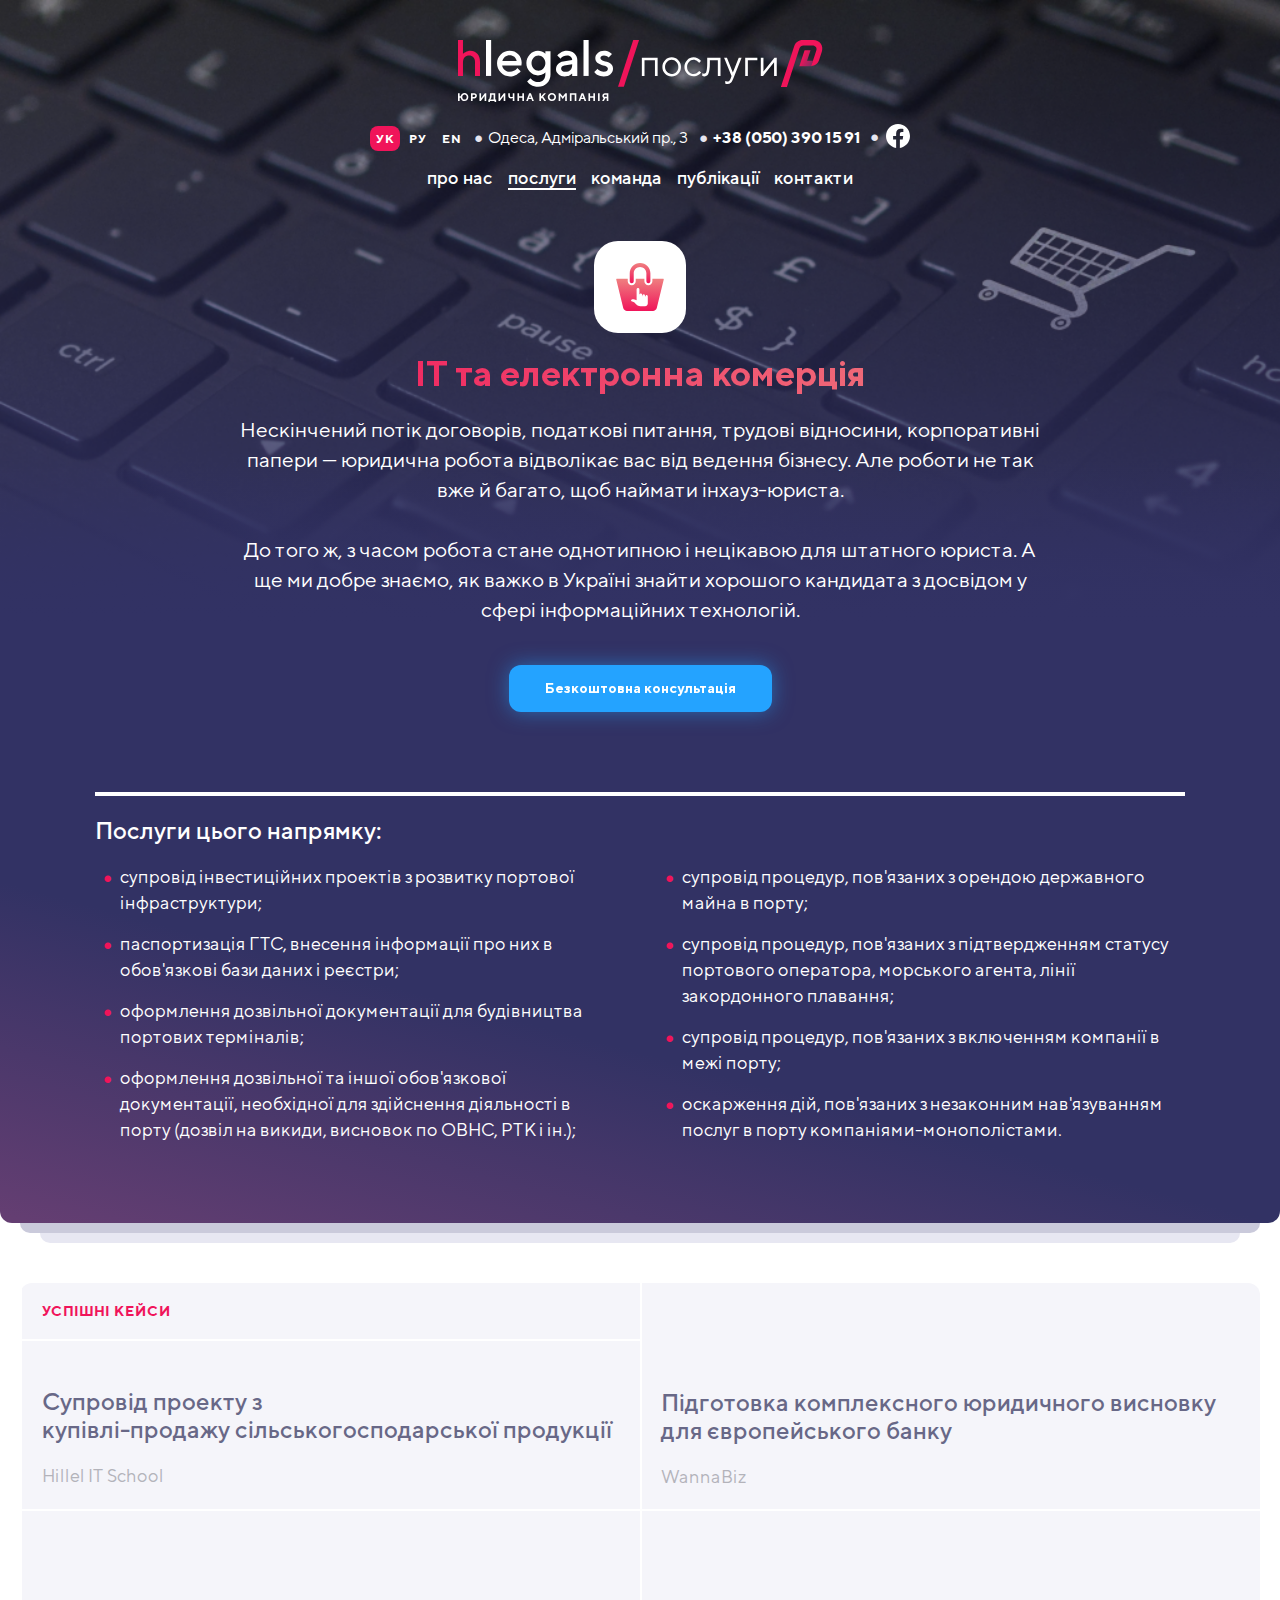
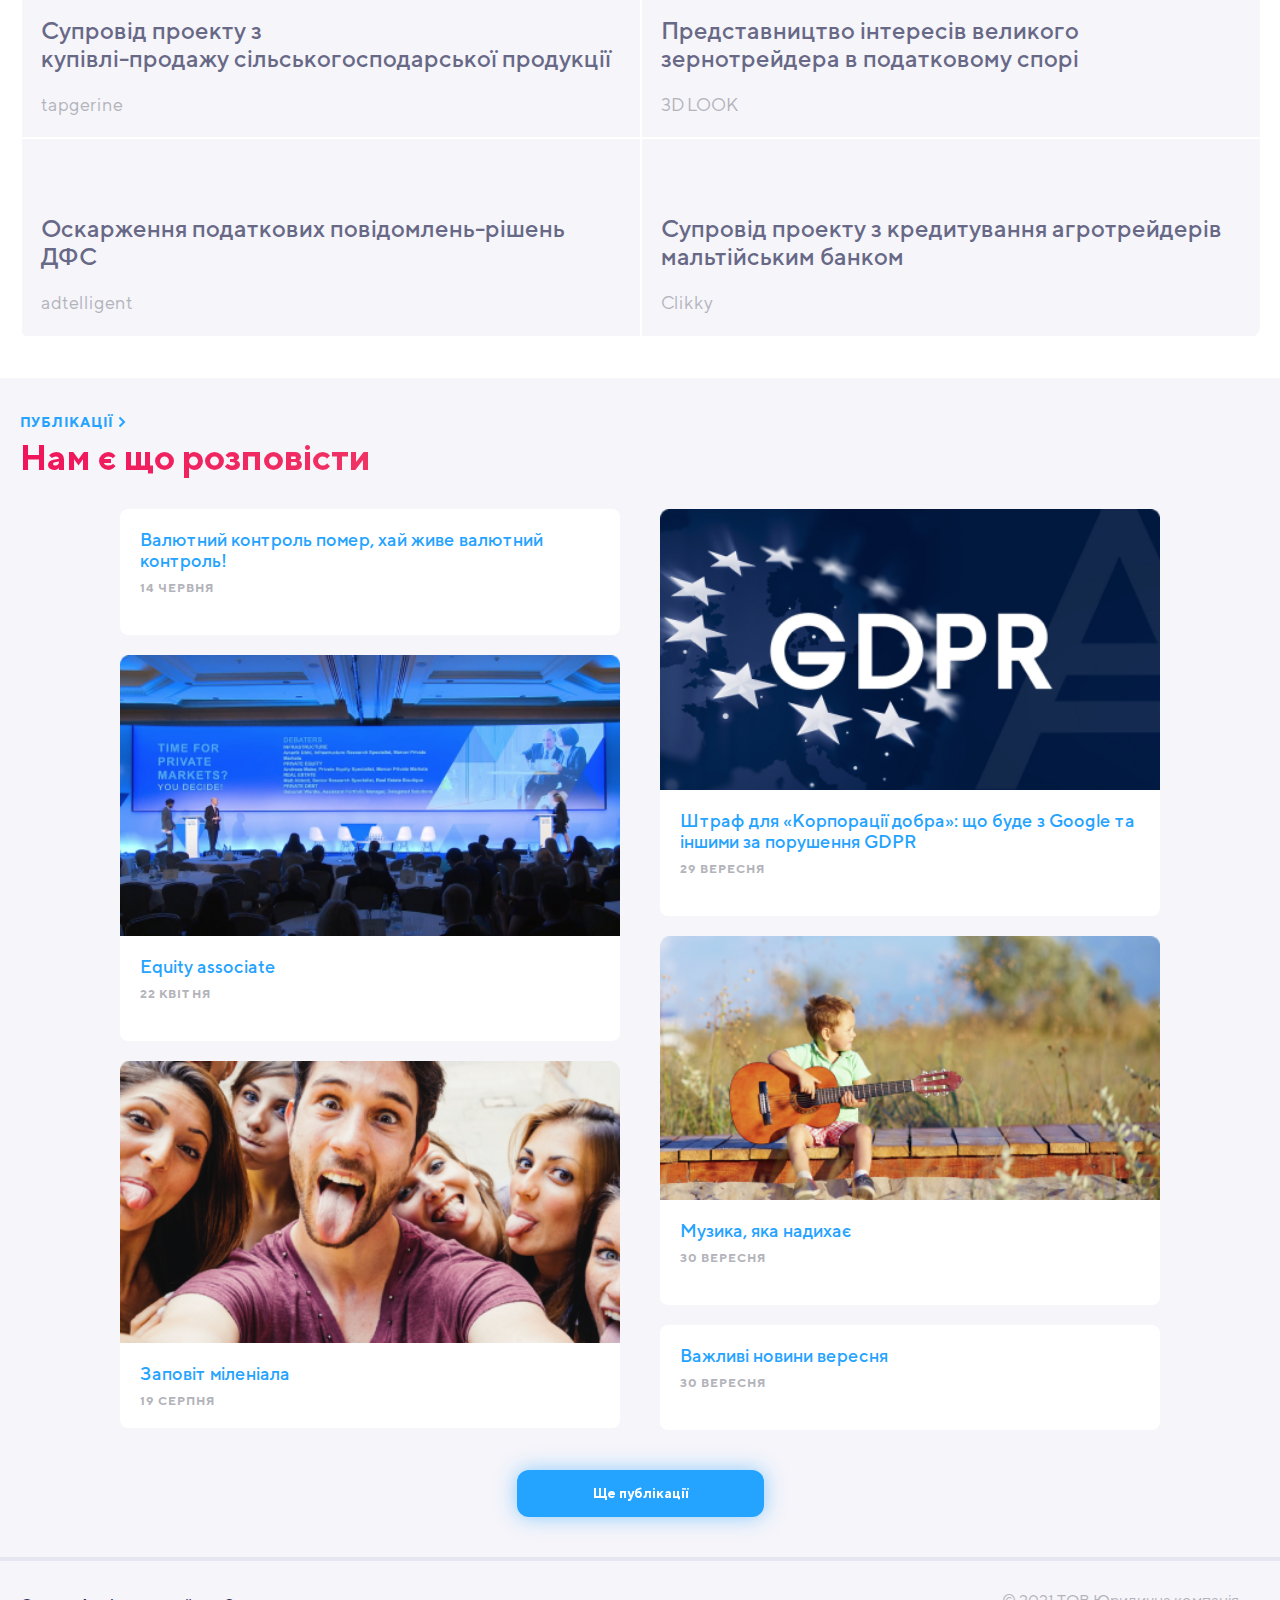
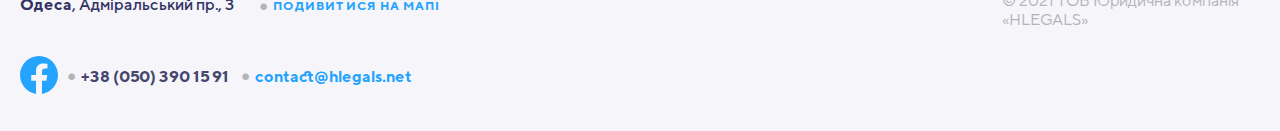
<file: pages/commerce-page.html>
<!DOCTYPE html>
<html lang="en">
<head>
    <meta charset="UTF-8">
    <meta http-equiv="X-UA-Compatible" content="IE=edge">
    <meta name="viewport" content="width=device-width, initial-scale=1.0">
    <title>Hlegals/Сommerce</title>
    <link rel="stylesheet" href="../css/reset200802.css">
    <link rel="stylesheet" href="../css/style.css">
</head>
<body>
    <div class="bg_shadow-bottom">
        <div class="bg_shadow-top">
            <section class="container-bg_bottom commerce-bg">
                <div class="bg-keayboard">
                    <header class="container header">
                        <div class="header_logo">
                            <a href="../index.html" class="header_logo-link hlegals_service-link">
                                <img src="../img-s/hlegals-service.svg" alt="" class="header_logo-img hlegals_service-img">
                            </a>
                            <div class="header_humburger-menu">
                                <button class="open-modal"><img src="../img-s/humburger-menu.svg" alt="" class="humburger-img dark-vers"></button>
                                <div class="popup">
                                    <ul class="inside-list">
                                        <li class="inside-item">
                                            <button class="close"><img src="../img-s/close.svg" alt=""></button>
                                            <a href="about.html" class="inside-link">про нас</a>
                                        </li>
                                        <li class="inside-item">
                                            <a href="#" class="inside-link">послуги</a>
                                        </li>
                                        <li class="inside-item">
                                            <a href="team-page.html" class="inside-link">команда</a>
                                        </li>
                                        <li class="inside-item">
                                            <a href="publication-page.html" class="inside-link">публікації</a>
                                        </li>
                                        <li class="inside-item">
                                            <a href="connection-page.html" class="inside-link">контакти</a>
                                        </li>
                                    </ul>
                                </div>
                            </div>
                        </div>
                        <nav class="header-nav">
                            <ul class="nav-list_contacts">
                                <li class="nav-item_lang">
                                    <a href="#" class="nav-link_lang services-lang  active-lang">УК</a>
                                    <a href="#" class="nav-link_lang services-lang">РУ</a>
                                    <a href="#" class="nav-link_lang services-lang">EN</a>
                                </li>
                                <li class="nav-item_contacts">
                                    <a href="connection-page.html" class="nav-link_address">Одеса, Адміральський пр., 3</a>
                                </li>
                                <li class="nav-item_contacts item-tell">
                                    <a href="tel:+380503901591" class="link_tell services-tell">+38 (050) 390 15 91</a>
                                </li>
                                <li class="nav-item_contacts facebook">
                                    <a href="https://www.facebook.com/" target="_blank" class="hvr-grow face-link">
                                        <img src="../img-s/facebook-wh.svg" alt="">
                                    </a>
                                </li>
                            </ul>
                            <ul class="nav-list_menu">
                                <li class="nav-item_menu">
                                    <a href="about.html" class="nav-link_menu">про нас</a>
                                </li>
                                <li class="nav-item_menu">
                                    <a href="#" class="nav-link_menu activ-service">послуги</a>
                                </li>
                                <li class="nav-item_menu">
                                    <a href="team-page.html" class="nav-link_menu">команда</a>
                                </li>
                                <li class="nav-item_menu">
                                    <a href="publication-page.html" class="nav-link_menu">публікації</a>
                                </li>
                                <li class="nav-item_menu">
                                    <a href="connection-page.html" class="nav-link_menu">контакти</a>
                                </li>
                            </ul>
                        </nav>
                    </header>
                    <div class="container">
                        <div class="commerce-top">
                            <img src="../img-s/korzina-icon.svg" alt="" class="commerce-icon">
                            <h1 class="services-title commerce-title">IT та електронна комерція</h1>
                            <p class="commerce-discription"> 
                                Нескінчений потік договорів, податкові питання, трудові відносини, корпоративні папери — юридична робота відволікає вас від ведення бізнесу. Але роботи не так вже й багато, щоб наймати інхауз-юриста. <br>
                                <br>
                                До того ж, з часом робота стане однотипною і нецікавою для штатного юриста. А ще ми добре знаємо, як важко в Україні знайти хорошого кандидата з досвідом у сфері інформаційних технологій.
                            </p>
                        </div>
                    </div>
                </div>   
                <div class="container">
                    <div class="commerce-bottom">
                        <button class="public-button commerce-button hvr-grow open_consl">Безкоштовна консультація</button> 
                        <div class="popup_consl">
                            <div class="connection-forma commerce-forma">
                                <form  class="forma forma-consl" method="post">
                                    <div class="forma-head">
                                        <h1 class="forma-title">Ми хотіли б Вам допомогти</h1>
                                        <button class="close_consl"><img src="../img-s/close.svg" alt=""></button>
                                    </div>
                                    <input class="forma-data" type="text" name="name" required="required" placeholder="Iм’я">
                                    <textarea class="forma-data form-message" name="message" required="required" placeholder="Повідомлення"></textarea>
                                    <h2 class="forma-subtitle">Як вам відповісти?</h2>
                                    <input class="forma-data" type="tel" name="tel" required="required" placeholder="Номер телефона">
                                    <input class="forma-data" type="email" name="email" placeholder="Чи email">
                                    <input class="public-button forma-submit  hvr-grow" type="submit"  name="submit_btn" value="Надіслати запит">
                                </form>
                            </div>
                        </div>
                    </div>
                    <h2 class="commerce-subtitle">Послуги цього напрямку:</h2>
                    <div class="commerce-subtext">
                        <ul class="commerce-list">
                            <li class="commerce-item">
                                супровід інвестиційних проектів з розвитку портової інфраструктури;
                            </li>
                            <li class="commerce-item">
                                паспортизація ГТС, внесення інформації про них в обов'язкові бази даних і реєстри;
                            </li>
                            <li class="commerce-item">
                                оформлення дозвільної документації для будівництва портових терміналів;
                            </li>
                            <li class="commerce-item">
                                оформлення дозвільної та іншої обов'язкової документації, необхідної для здійснення діяльності в порту (дозвіл на викиди, висновок по ОВНС, РТК і ін.);
                            </li>
                        </ul>
                        <ul>
                            <li class="commerce-item">
                                супровід процедур, пов'язаних з орендою державного майна в порту;
                            </li>
                            <li class="commerce-item">
                                супровід процедур, пов'язаних з підтвердженням статусу портового оператора, морського агента, лінії закордонного плавання;
                            </li>
                            <li class="commerce-item">
                                супровід процедур, пов'язаних з включенням компанії в межі порту;
                            </li>
                            <li class="commerce-item">
                                оскарження дій, пов'язаних з незаконним нав'язуванням послуг в порту компаніями-монополістами.
                            </li>
                        </ul>
                    </div>
                </div>
            </section>
        </div>
    </div>
    <main>
        <section class="team">
            <div class="container">
                <ul class="team-card_list">
                    <li class="team-card_item team-cases">
                        <h3 class="team-card_inscription">Успішні кейси</h3>
                        <div class="team-card_text">
                            <p class="team-card_discription">Супровід проекту з <br> купівлі-продажу сільськогосподарської продукції</p>
                            <a href="https://ithillel.ua/" target="_blank" class="team-card_link">Hillel IT School</a>
                        </div>
                    </li>
                    <li class="team-card_item bloks-top">
                        <p class="team-card_discription discription-medium">Підготовка комплексного юридичного висновку для європейського банку</p>
                        <a href="http://wannabiz.com.ua/" target="_blank" class="team-card_link">WannaBiz</a>
                    </li>
                    <li class="team-card_item bloks-top">
                        <p class="team-card_discription">Супровід проекту з <br> купівлі-продажу сільськогосподарської продукції</p>
                        <a href="https://appsamurai.com/tapgerine/" target="_blank" class="team-card_link">tapgerine</a>
                    </li>
                    <li class="team-card_item blok-small">
                        <p class="team-card_discription discription-small">Представництво інтересів великого зернотрейдера в податковому спорі</p>
                        <a href="https://3dlook.me/" target="_blank" class="team-card_link">3D LOOK</a>
                    </li>
                    <li class="team-card_item bloks-bottom">
                        <p class="team-card_discription discription-medium">Оскарження податкових повідомлень-рішень ДФС</p>
                        <a href="https://adtelligent.com/" target="_blank" class="team-card_link">adtelligent</a>
                    </li>
                    <li class="team-card_item bloks-bottom">
                        <p class="team-card_discription discription-large">Супровід проекту з кредитування агротрейдерів мальтійським банком</p>
                        <a href="https://clicky.com/" target="_blank" class="team-card_link">Clikky</a>
                    </li>
                </ul>
            </div>
        </section>
        <section class="public">
            <div class="container grad-position">
                <a href="publication-page.html" class="services-inscription team-text_inscription public-inscription">Публікації</a>
                <h2 class="services-title public-title">Нам є що розповісти</h2>
                <div class="public_card">
                    <ul class="public-card_list">
                        <li class="public-card_item public-card_padding">
                            <a href="entry-page.html" class="public-card_link">
                                <h4 class="public-card_title">Валютний контроль помер, хай живе валютний контроль!</h4>
                            </a>
                            <p class="public-card_date">14 червня</p>
                            <p class="public-card_discription">Експерти проводять конференції, круглі столи та іншого штибу заходи на тему «лібералізація валютного законодавства». Юристи-експерти-новелісти стирають пальці об <br> «ctrl+c/ctrl+v».
                            </p>
                        </li>
                        <li class="public-card_item public-card_margin">
                            <img src="../img-s/people-public-card.png" alt="" class="public-card_img">
                            <div class="public-card_padding" style="padding-bottom: 0;">
                                <a href="entry-page.html" class="public-card_link">
                                    <h4 class="public-card_title">Заповіт міленіала</h4>
                                </a>
                                <p class="public-card_date">19 серпня</p>
                                <p class="public-card_discription">Що і як передаватимуть у спадщину сучасні влогери, опініон лідери і криптомільйонери Типовий спадок українського покоління Х
                                </p>
                            </div>
                        </li>
                    </ul>
                    <ul class="public-card_list">
                        <li class="public-card_item">
                            <img src="../img-s/conference-card.png" alt="" class="public-card_img">
                            <div class="public-card_padding">
                                <a href="entry-page.html" class="public-card_link">
                                    <h4 class="public-card_title">Equity associate</h4>
                                </a>
                                <p class="public-card_date">22 квітня</p>
                                <p class="public-card_discription">На проектах я джун. При цьому я співвласник юридичної фірми. Як це відбулося. Перед вступом батьки мені казали, що якщо буду…
                                </p>
                            </div>
                        </li>
                        <li class="public-card_item public-card_margin">
                            <img src="../img-s/uk-kyev-card.png" alt="" class="public-card_img">
                        </li>
                    </ul>
                    <ul class="public-card_list">
                        <li class="public-card_item">
                            <img src="../img-s/gdpr-card.png" alt="" class="public-card_img">
                            <div class="public-card_padding">
                                <a href="entry-page.html" class="public-card_link">
                                    <h4 class="public-card_title">Штраф для «Корпорації добра»: що буде з Google та іншими за порушення GDPR</h4>
                                </a>
                                <p class="public-card_date">29 вересня</p>
                                <p class="public-card_discription">І чому стягнення у 50 млн євро може стати доленосним прецедентом За матеріалами Mind.ua 21 січня Національна комісія із захисту даних.
                                </p>
                            </div>
                        </li>
                        <li class="public-card_item public-card_margin">
                            <img src="../img-s/child-card.png" alt="" class="public-card_img">
                        </li>
                    </ul>
                </div>
                <div class="public-bg_gradient">
                    <a href="publication-page.html" class="public-button button-link hvr-grow">Ще публікації</a>
                </div>
                <div class="public_card-mobil">
                    <div class="card-mobil">
                        <ul class="public-card_list">
                            <li class="public-card_item public-card_padding">
                                <a href="entry-page.html" class="public-card_link">
                                    <h4 class="public-card_title">Валютний контроль помер, хай живе валютний контроль!</h4>
                                </a>
                                <p class="public-card_date">14 червня</p>
                            </li>
                            <li class="public-card_item">
                                <img src="../img-s/conference-card.png" alt="" class="public-card_img">
                                <div class="public-card_padding">
                                    <a href="entry-page.html" class="public-card_link">
                                        <h4 class="public-card_title">Equity associate</h4>
                                    </a>
                                    <p class="public-card_date">22 квітня</p>
                                </div>
                            </li>
                            <li class="public-card_item public-card_margin">
                                <img src="../img-s/people-public-card.png" alt="" class="public-card_img">
                                <div class="public-card_padding" style="padding-bottom: 0;">
                                    <a href="entry-page.html" class="public-card_link">
                                        <h4 class="public-card_title">Заповіт міленіала</h4>
                                    </a>
                                    <p class="public-card_date">19 серпня</p>
                                </div>
                            </li>
                        </ul>
                        <ul class="public-card_list middle-size">
                            <li class="public-card_item">
                                <img src="../img-s/gdpr-card.png" alt="" class="public-card_img">
                                <div class="public-card_padding">
                                    <a href="entry-page.html" class="public-card_link">
                                        <h4 class="public-card_title">Штраф для «Корпорації добра»: що буде з Google та іншими за порушення GDPR</h4>
                                    </a>
                                    <p class="public-card_date">29 вересня</p>
                                </div>
                            </li>
                            <li class="public-card_item public-card_margin">
                                <img src="../img-s/child-card.png" alt="" class="public-card_img">
                                <div class="public-card_padding">
                                    <a href="entry-page.html" class="public-card_link">
                                        <h4 class="public-card_title">Музика, яка надихає</h4>
                                    </a>
                                    <p class="public-card_date">30 вересня</p>
                                </div>
                            </li>
                            <li class="public-card_item public-card_padding">
                                <a href="entry-page.html" class="public-card_link">
                                    <h4 class="public-card_title">Важливі новини вересня</h4>
                                </a>
                                <p class="public-card_date">30 вересня</p>
                            </li>
                        </ul>
                    </div>
                    <button class="public-button hvr-grow">Ще публікації</button>
                </div>
            </div>
        </section>
    </main>
    <footer class="footer">
        <div class="container footer-line">
            <div class="footer-block">
                    <p class="footer-adress"> 
                        <a href="connection-page.html" class="footer-contact"><b>Одеса</b>, Адміральський пр., 3</a>
                        <span class="footer-position footer-dots"><a href="connection-page.html" class=" footer-link_map">Подивитися на мапі</a></span>
                    </p>
                    <span class="footer-copirate">© 2021 ТОВ Юридична компанія «HLEGALS»</span>
            </div>  
            <div class="footer-block_bootom">
                <a href="#" class="footer-link_facebook hvr-grow"><img src="../img-s/facebook-blue.svg" alt=""></a>
                <span class="footer-position footer-dots"><a href="tel:+380503901591" class="footer-contact footer-tell">+38 (050) 390 15 91</a></span>
                <span class="footer-position footer-dots"><a href="mailto:contact@hlegals.net" class="footer-link_mail">contact@hlegals.net</a></span>
                <span class="footer-copirate copirate-mob">© 2021 ТОВ Юридична компанія <br> «HLEGALS»</span>
            </div> 
        </div>
    </footer>
    <script>
        const button = document.querySelectorAll('.open-modal');
        const popup = document.querySelectorAll('.popup');
        const close = document.querySelectorAll('.close');

        button[0].addEventListener('click', () => {
        popup[0].classList.add('open');
        });

        close[0].addEventListener('click', () => {
        popup[0].classList.remove('open');
        });

    </script>
    <script>
        const open_consl = document.querySelectorAll('.open_consl');
        const popup_consl = document.querySelectorAll('.popup_consl');
        const close_consl = document.querySelectorAll('.close_consl');

        open_consl[0].addEventListener('click', () => {
        popup_consl[0].classList.add('open');
        });

        close_consl[0].addEventListener('click', () => {
        popup_consl[0].classList.remove('open');
        });

    </script>
</body>
</html>
</file>
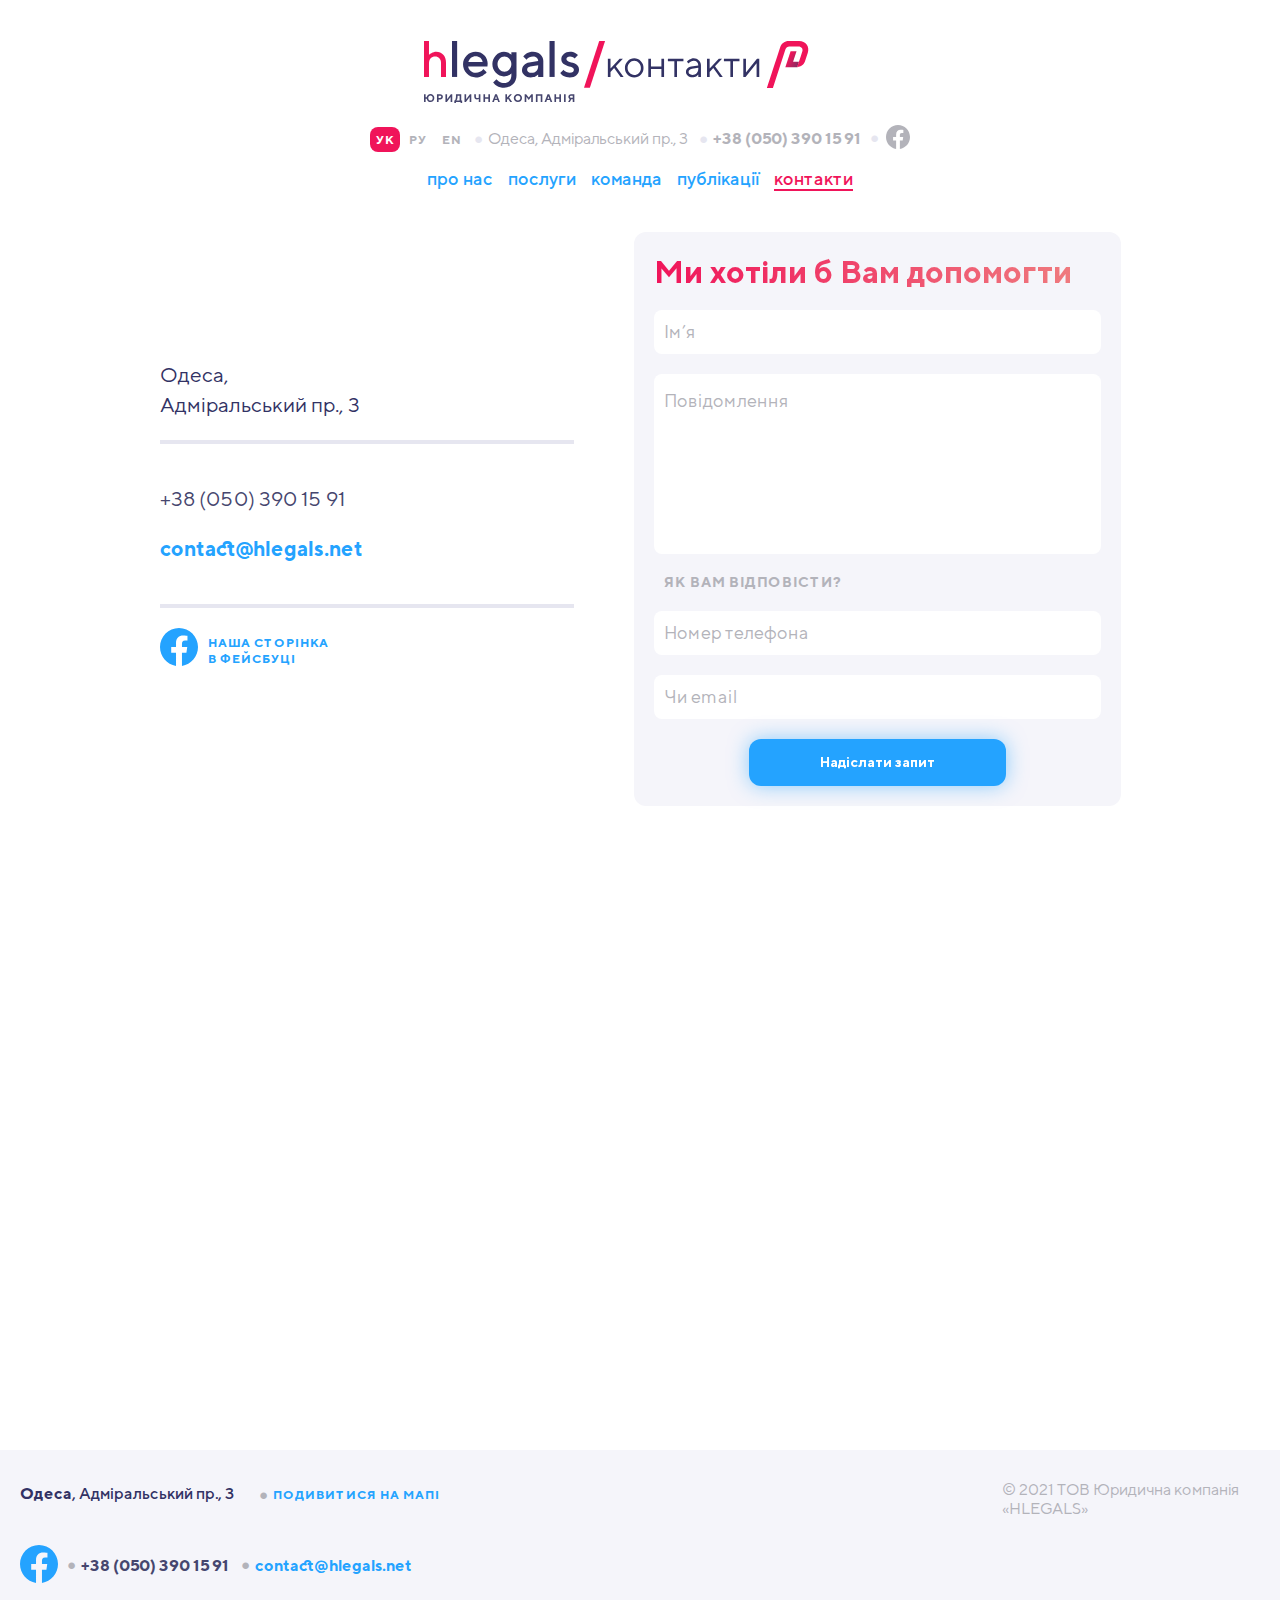
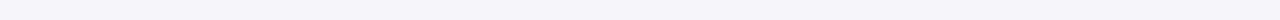
<file: pages/connection-page.html>
<!DOCTYPE html>
<html lang="en">
<head>
    <meta charset="UTF-8">
    <meta http-equiv="X-UA-Compatible" content="IE=edge">
    <meta name="viewport" content="width=device-width, initial-scale=1.0">
    <title>Hlegals/Сonnection</title>
    <link rel="stylesheet" href="../css/reset200802.css">
    <link rel="stylesheet" href="../css/style.css">
</head>
<body>
    <header>
        <div class="container header">
            <div class="header_logo">
                <a href="../index.html" class="header_logo-link">
                    <img src="../img-s/hlegals-contacts.svg" alt="" class="header_logo-img about-logo">
                </a>
                <div class="header_humburger-menu">
                    <button class="open-modal"><img src="../img-s/humburger-dark.svg" alt="" class="humburger-img"></button>
                    <div class="popup">
                        <ul class="inside-list">
                            <li class="inside-item">
                                <button class="close"><img src="../img-s/close.svg" alt=""></button>
                                <a href="about.html" class="inside-link">про нас</a>
                            </li>
                            <li class="inside-item">
                                <a href="services.html" class="inside-link">послуги</a>
                            </li>
                            <li class="inside-item">
                                <a href="team-page.html" class="inside-link">команда</a>
                            </li>
                            <li class="inside-item">
                                <a href="publication-page.html" class="inside-link">публікації</a>
                            </li>
                            <li class="inside-item">
                                <a href="#" class="inside-link">контакти</a>
                            </li>
                        </ul>
                    </div>
                </div>
            </div>
            <nav class="header-nav">
                <ul class="nav-list_contacts">
                    <li class="nav-item_lang">
                        <a href="#" class="nav-link_lang about-lang active-lang">УК</a>
                        <a href="#" class="nav-link_lang about-lang">РУ</a>
                        <a href="#" class="nav-link_lang about-lang">EN</a>
                    </li>
                    <li class="nav-item_contacts">
                        <a href="#" class="nav-link_address about-address">Одеса, Адміральський пр., 3</a>
                    </li>
                    <li class="nav-item_contacts item-tell">
                        <a href="tel:+380503901591" class="link_tell about-tell">+38 (050) 390 15 91</a>
                    </li>
                    <li class="nav-item_contacts facebook">
                        <a href="https://www.facebook.com/" target="_blank" class="hvr-grow face-link">
                            <img src="../img-s/facebook-gray.svg" alt="">
                        </a>
                    </li>
                </ul>
                <ul class="nav-list_menu">
                    <li class="nav-item_menu">
                        <a href="about.html" class="nav-link_menu about-menu">про нас</a>
                    </li>
                    <li class="nav-item_menu">
                        <a href="services.html" class="nav-link_menu about-menu">послуги</a>
                    </li>
                    <li class="nav-item_menu">
                        <a href="team-page.html" class="nav-link_menu about-menu">команда</a>
                    </li>
                    <li class="nav-item_menu">
                        <a href="publication-page.html" class="nav-link_menu about-menu">публікації</a>
                    </li>
                    <li class="nav-item_menu">
                        <a href="#" class="nav-link_menu about-menu activ-menu">контакти</a>
                    </li>
                </ul>
            </nav>
        </div>
    </header>
    <main>
        <div class="container connection">
            <div class="connection-text">
                <p class="connection-adress">
                   Одеса, <br> Адміральський пр., 3
                </p>
                <p class="connection-adress connection-mob">
                   <b>Одеса</b>, <br> Адміральський пр., 3
                 </p>
                <a href="tel:+380503901591" class="connection-tell">+38 (050) 390 15 91</a>
                <a href="mailto:contact@hlegals.net" class="footer-link_mail connection-mail">contact@hlegals.net</a>
                <div class="connection-social">
                    <a href="#" class="connection-facebook hvr-grow"><img src="../img-s/facebook-blue.svg" alt=""></a>
                    <a href="#" class="connection-link">
                        Наша сторінка  в фейсбуці
                    </a>
                </div>
            </div>
            <div class="connection-forma" >
                <form  class="forma" method="post">
                    <h1 class="forma-title">Ми хотіли б Вам допомогти</h1>
                    <input class="forma-data" type="text" name="name" required="required" placeholder="Iм’я">
                    <textarea class="forma-data form-message" name="message" required="required" placeholder="Повідомлення"></textarea>
                    <h2 class="forma-subtitle">Як вам відповісти?</h2>
                    <input class="forma-data" type="tel" name="tel" required="required" placeholder="Номер телефона">
                    <input class="forma-data" type="email" name="email" placeholder="Чи email">
                    <input class="public-button forma-submit  hvr-grow" type="submit" name="submit_btn" value="Надіслати запит">
                </form>
            </div>
        </div>
        <div class="map">
            <iframe class="google-map" src="https://www.google.com/maps/embed?pb=!1m18!1m12!1m3!1d9248.693336791488!2d30.741250705423738!3d46.43575736092334!2m3!1f0!2f0!3f0!3m2!1i1024!2i768!4f13.1!3m3!1m2!1s0x40c63396894457b7%3A0x7f6c5236cbcb70c8!2z0JDQtNC80LjRgNCw0LvRjNGB0LrQuNC5INC_0YDQvtGB0L8uLCAzLCDQntC00LXRgdGB0LAsINCe0LTQtdGB0YHQutCw0Y8g0L7QsdC70LDRgdGC0YwsIDY1MDAw!5e0!3m2!1sru!2sua!4v1629459525570!5m2!1sru!2sua" width="1440" height="600" style="border:0;" allowfullscreen="" loading="lazy">
            </iframe>
        </div>
    </main>
    <footer class="footer">
        <div class="container footer-command">
            <div class="footer-block">
                    <p class="footer-adress command-adress"> 
                        <a href="#" class="footer-contact"><b>Одеса</b>, Адміральський пр., 3</a>
                        <span class="footer-position footer-dots"><a href="#" class=" footer-link_map">Подивитися на мапі</a></span>
                    </p>
                    <span class="footer-copirate">© 2021 ТОВ Юридична компанія «HLEGALS»</span>
            </div>  
            <div class="footer-block_bootom">
                <a href="#" class="footer-link_facebook hvr-grow"><img src="../img-s/facebook-blue.svg" alt=""></a>
                <span class="footer-position footer-dots"><a href="tel:+380503901591" class="footer-contact footer-tell">+38 (050) 390 15 91</a></span>
                <span class="footer-position footer-dots"><a href="mailto:contact@hlegals.net" class="footer-link_mail">contact@hlegals.net</a></span>
                <span class="footer-copirate copirate-mob">© 2021 ТОВ Юридична компанія <br> «HLEGALS»</span>
            </div> 
        </div>
    </footer>
      <script>
        const button = document.querySelectorAll('.open-modal');
        const popup = document.querySelectorAll('.popup');
        const close = document.querySelectorAll('.close');

        button[0].addEventListener('click', () => {
        popup[0].classList.add('open');
        });

        close[0].addEventListener('click', () => {
        popup[0].classList.remove('open');
        });
    </script>
</body>
</html>
</file>
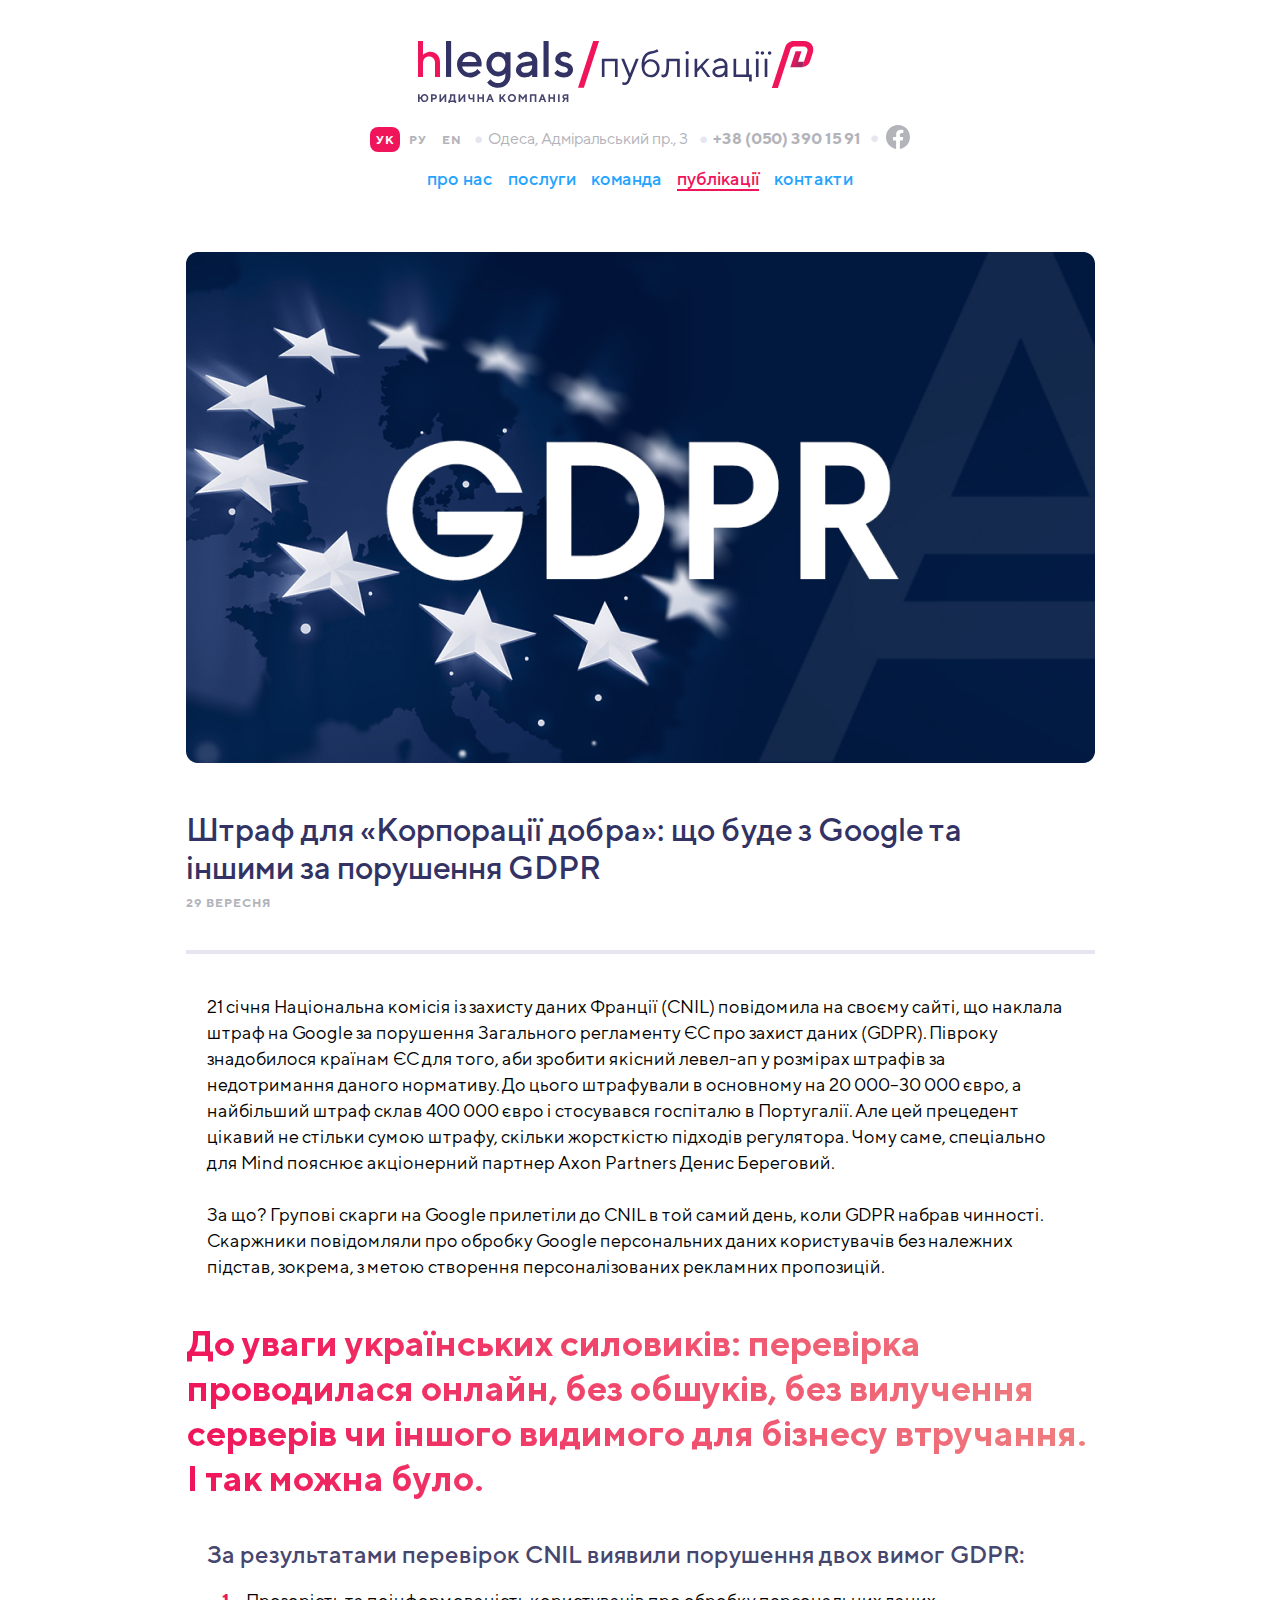
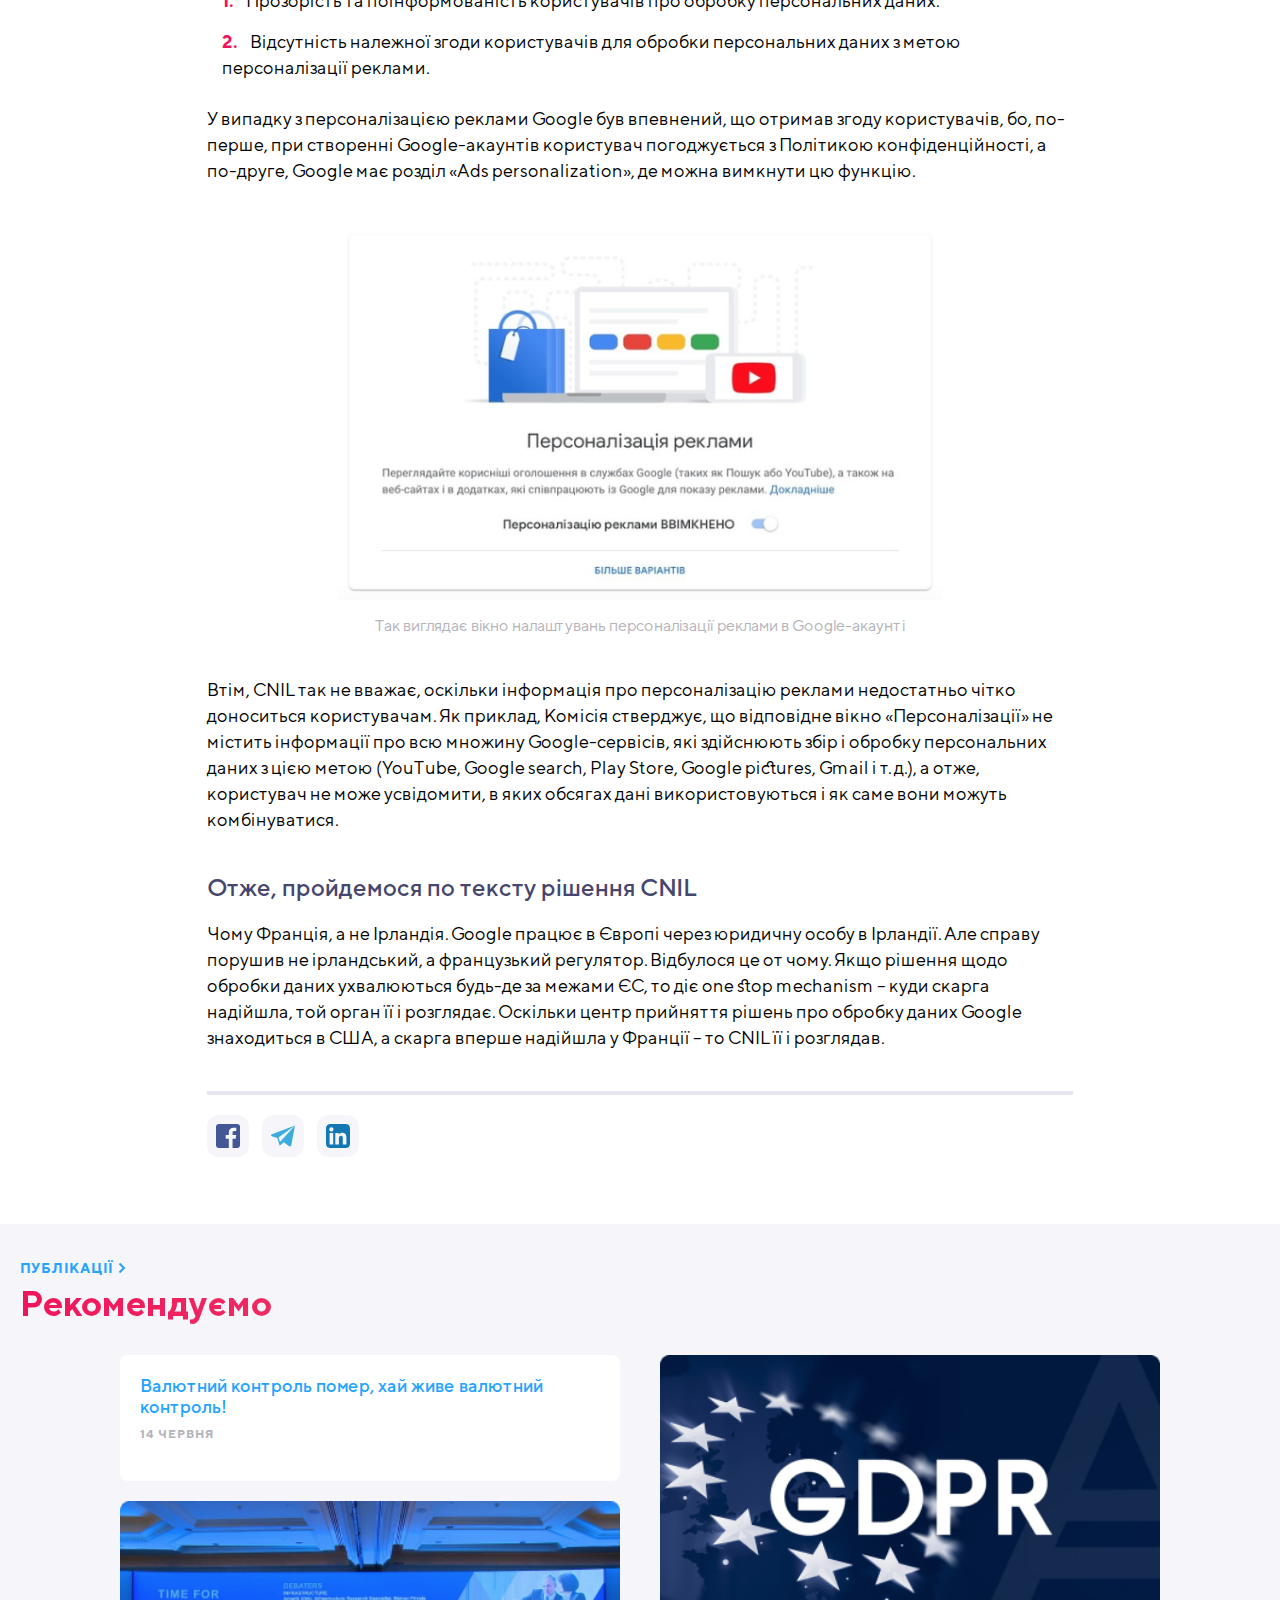
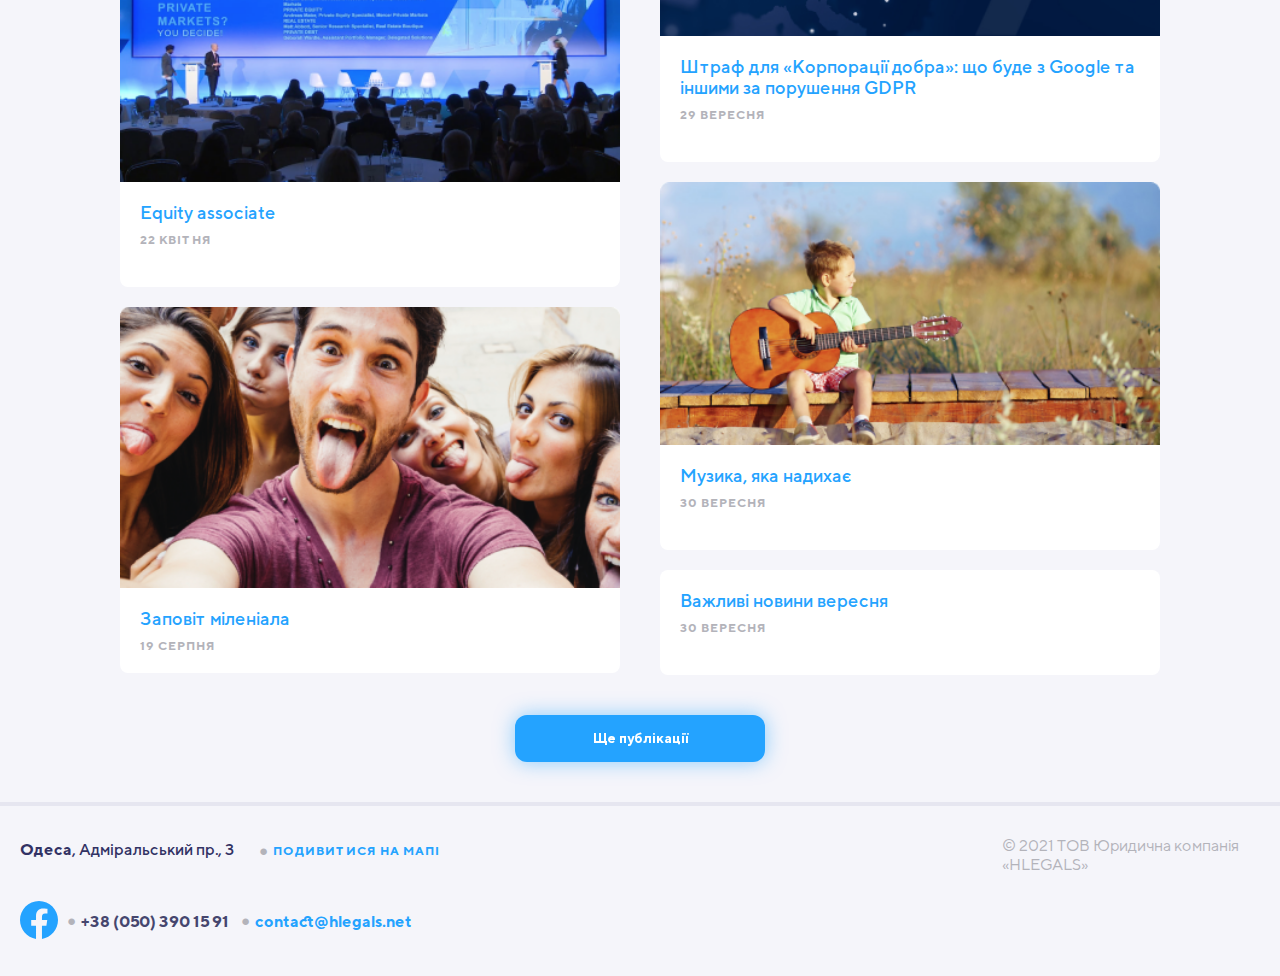
<file: pages/entry-page.html>
<!DOCTYPE html>
<html lang="en">
<head>
    <meta charset="UTF-8">
    <meta http-equiv="X-UA-Compatible" content="IE=edge">
    <meta name="viewport" content="width=device-width, initial-scale=1.0">
    <title>Hlegals/Entry</title>
    <link rel="stylesheet" href="../css/reset200802.css">
    <link rel="stylesheet" href="../css/style.css">
</head>
<body>
    <header>
        <div class="container header">
            <div class="header_logo">
                <a href="publication-page.html" class="header_logo-link">
                    <img src="../img-s/hlegals-publication.svg" alt="" class="header_logo-img about-logo">
                </a>
                <div class="header_humburger-menu">
                    <button class="open-modal"><img src="../img-s/humburger-dark.svg" alt="" class="humburger-img"></button>
                    <div class="popup">
                        <ul class="inside-list">
                            <li class="inside-item">
                                <button class="close"><img src="../img-s/close.svg" alt=""></button>
                                <a href="#" class="inside-link">про нас</a>
                            </li>
                            <li class="inside-item">
                                <a href="services.html" class="inside-link">послуги</a>
                            </li>
                            <li class="inside-item">
                                <a href="team-page.html" class="inside-link">команда</a>
                            </li>
                            <li class="inside-item">
                                <a href="publication-page.html" class="inside-link">публікації</a>
                            </li>
                            <li class="inside-item">
                                <a href="connection-page.html" class="inside-link">контакти</a>
                            </li>
                        </ul>
                    </div>
                </div>
            </div>
            <nav class="header-nav">
                <ul class="nav-list_contacts">
                    <li class="nav-item_lang">
                        <a href="#" class="nav-link_lang about-lang active-lang">УК</a>
                        <a href="#" class="nav-link_lang about-lang">РУ</a>
                        <a href="#" class="nav-link_lang about-lang">EN</a>
                    </li>
                    <li class="nav-item_contacts">
                        <a href="connection-page.html" class="nav-link_address about-address">Одеса, Адміральський пр., 3</a>
                    </li>
                    <li class="nav-item_contacts item-tell">
                        <a href="tel:+380503901591" class="link_tell about-tell">+38 (050) 390 15 91</a>
                    </li>
                    <li class="nav-item_contacts facebook">
                        <a href="https://www.facebook.com/" target="_blank" class="hvr-grow face-link">
                            <img src="../img-s/facebook-gray.svg" alt="">
                        </a>
                    </li>
                </ul>
                <ul class="nav-list_menu">
                    <li class="nav-item_menu">
                        <a href="#" class="nav-link_menu about-menu">про нас</a>
                    </li>
                    <li class="nav-item_menu">
                        <a href="services.html" class="nav-link_menu about-menu">послуги</a>
                    </li>
                    <li class="nav-item_menu">
                        <a href="team-page.html" class="nav-link_menu about-menu">команда</a>
                    </li>
                    <li class="nav-item_menu">
                        <a href="publication-page.html" class="nav-link_menu about-menu activ-menu">публікації</a>
                    </li>
                    <li class="nav-item_menu">
                        <a href="connection-page.html" class="nav-link_menu about-menu">контакти</a>
                    </li>
                </ul>
            </nav>
        </div>
    </header>
    <main>
        <section class="entry">
            <div class="container entry-container">
                <div class="google-block">
                    <img src="../img-s/gdpr-entry.png" alt="" class="google-img">
                    <h2 class="google-title">Штраф для «Корпорації добра»: що буде з Google та іншими за порушення GDPR</h2>
                    <p class="google-date">29 вересня</p>
                </div>
                <div class="container-mobil">
                    <p class="entry-discription">
                        21 січня Національна комісія із захисту даних Франції (СNIL) повідомила на своєму сайті, що наклала штраф на Google за порушення Загального регламенту ЄС про захист даних (GDPR). Півроку знадобилося країнам ЄС для того, аби зробити якісний левел-ап у розмірах штрафів за недотримання даного нормативу. До цього штрафували в основному на 20 000–30 000 євро, а найбільший штраф склав 400 000 євро і стосувався госпіталю в Португалії. Але цей прецедент цікавий не стільки сумою штрафу, скільки жорсткістю підходів регулятора. Чому саме, спеціально для Mind пояснює акціонерний партнер Axon Partners Денис Береговий. <br>
                        <br>
                        За що? Групові скарги на Google прилетіли до СNIL в той самий день, коли GDPR набрав чинності. Скаржники повідомляли про обробку Google персональних даних користувачів без належних підстав, зокрема, з метою створення персоналізованих рекламних пропозицій.
                    </p>
                    <h1 class="services-title entry-title">
                        До уваги українських силовиків: перевірка проводилася онлайн, без обшуків, без вилучення серверів чи іншого видимого для бізнесу втручання. І так можна було.
                    </h1>
                    <h3 class="entry-subtitle">За результатами перевірок СNIL виявили порушення двох вимог GDPR:</h3>
                    <ul class="enty-list">
                        <li class="enty-item"><b>1.</b> 
                            <span class="entry-discription enty-text">Прозорість та поінформованість користувачів про обробку персональних даних.</span>
                        </li>
                        <li class="enty-item"><b>2.</b> 
                            <span class="entry-discription enty-text"> Відсутність належної згоди користувачів для обробки персональних даних з метою персоналізації реклами.</span>
                        </li>
                    </ul>
                    <p class="entry-discription">
                        У випадку з персоналізацією реклами Google був впевнений, що отримав згоду користувачів, бо, по-перше, при створенні Google-aкаунтів користувач погоджується з Політикою конфіденційності, а по-друге, Google має розділ «Ads personalization», де можна вимкнути цю функцію.
                    </p>
                </div>
                <div class="personal-data">
                    <img src="../img-s/personal-data.png" class="personal-data-img" alt="">
                    <p class="personal-data-inscription">Так виглядає вікно налаштувань персоналізації реклами в Google-акаунті</p>
                </div>
                <div class="container-mobil">
                    <p class="entry-discription">
                        Втім, CNIL так не вважає, оскільки інформація про персоналізацію реклами недостатньо чітко доноситься користувачам. Як приклад, Комісія стверджує, що відповідне вікно «Персоналізації» не містить інформації про всю множину Google-сервісів, які здійснюють збір і обробку персональних даних з цією метою (YouТube, Google search, Play Store, Google pictures, Gmail і т. д.), а отже, користувач не може усвідомити, в яких обсягах дані використовуються і як саме вони можуть комбінуватися.
                    </p>
                    <h3 class="entry-subtitle">Отже, пройдемося по тексту рішення СNIL</h3>
                    <p class="entry-discription">
                        Чому Франція, а не Ірландія. Google працює в Європі через юридичну особу в Ірландії. Але справу порушив не ірландський, а французький регулятор. Відбулося це от чому.
                        Якщо рішення щодо обробки даних ухвалюються будь-де за межами ЄС, то діє one stop mechanism – куди скарга надійшла, той орган її і розглядає. Оскільки центр прийняття рішень про обробку даних Google знаходиться в США, а скарга вперше надійшла у Франції – то CNIL її і розглядав.
                    </p>
                    <div class="entry-border">
                        <a href="#" class="entry-link"><img src="../img-s/facebook-entry.svg" alt="" class="entry-social"></a>
                        <a href="#" class="entry-link"><img src="../img-s/telega-entry.svg" alt=""  class="entry-social"></a>
                        <a href="#" class="entry-link"><img src="../img-s/link-in.svg" alt=""  class="entry-social"></a>
                    </div>
                </div>
            </div>
        </section>
        <section class="public">
            <div class="container grad-position">
                <a href="publication-page.html" class="services-inscription team-text_inscription public-inscription">Публікації</a>
                <h2 class="services-title public-title">Рекомендуємо</h2>
                <div class="public_card">
                    <ul class="public-card_list">
                        <li class="public-card_item public-card_padding">
                            <a href="#" class="public-card_link">
                                <h4 class="public-card_title">Валютний контроль помер, хай живе валютний контроль!</h4>
                            </a>
                            <p class="public-card_date">14 червня</p>
                            <p class="public-card_discription">Експерти проводять конференції, круглі столи та іншого штибу заходи на тему «лібералізація валютного законодавства». Юристи-експерти-новелісти стирають пальці об <br> «ctrl+c/ctrl+v».
                            </p>
                        </li>
                        <li class="public-card_item public-card_margin">
                            <img src="../img-s/people-public-card.png" alt="" class="public-card_img">
                            <div class="public-card_padding" style="padding-bottom: 0;">
                                <a href="#" class="public-card_link">
                                    <h4 class="public-card_title">Заповіт міленіала</h4>
                                </a>
                                <p class="public-card_date">19 серпня</p>
                                <p class="public-card_discription">Що і як передаватимуть у спадщину сучасні влогери, опініон лідери і криптомільйонери Типовий спадок українського покоління Х
                                </p>
                            </div>
                        </li>
                    </ul>
                    <ul class="public-card_list">
                        <li class="public-card_item">
                            <img src="../img-s/conference-card.png" alt="" class="public-card_img">
                            <div class="public-card_padding">
                                <a href="#" class="public-card_link">
                                    <h4 class="public-card_title">Equity associate</h4>
                                </a>
                                <p class="public-card_date">22 квітня</p>
                                <p class="public-card_discription">На проектах я джун. При цьому я співвласник юридичної фірми. Як це відбулося. Перед вступом батьки мені казали, що якщо буду…
                                </p>
                            </div>
                        </li>
                        <li class="public-card_item public-card_margin">
                            <img src="../img-s/uk-kyev-card.png" alt="" class="public-card_img">
                        </li>
                    </ul>
                    <ul class="public-card_list">
                        <li class="public-card_item">
                            <img src="../img-s/gdpr-card.png" alt="" class="public-card_img">
                            <div class="public-card_padding">
                                <a href="#" class="public-card_link">
                                    <h4 class="public-card_title">Штраф для «Корпорації добра»: що буде з Google та іншими за порушення GDPR</h4>
                                </a>
                                <p class="public-card_date">29 вересня</p>
                                <p class="public-card_discription">І чому стягнення у 50 млн євро може стати доленосним прецедентом За матеріалами Mind.ua 21 січня Національна комісія із захисту даних.
                                </p>
                            </div>
                        </li>
                        <li class="public-card_item public-card_margin">
                            <img src="../img-s/child-card.png" alt="" class="public-card_img">
                        </li>
                    </ul>
                </div>
                <div class="public-bg_gradient">
                    <a href="publication-page.html" class="public-button button-link hvr-grow">Ще публікації</a>
                </div>
                <div class="public_card-mobil">
                    <div class="card-mobil">
                        <ul class="public-card_list">
                            <li class="public-card_item public-card_padding">
                                <a href="#" class="public-card_link">
                                    <h4 class="public-card_title">Валютний контроль помер, хай живе валютний контроль!</h4>
                                </a>
                                <p class="public-card_date">14 червня</p>
                            </li>
                            <li class="public-card_item">
                                <img src="../img-s/conference-card.png" alt="" class="public-card_img">
                                <div class="public-card_padding">
                                    <a href="#" class="public-card_link">
                                        <h4 class="public-card_title">Equity associate</h4>
                                    </a>
                                    <p class="public-card_date">22 квітня</p>
                                </div>
                            </li>
                            <li class="public-card_item public-card_margin">
                                <img src="../img-s/people-public-card.png" alt="" class="public-card_img">
                                <div class="public-card_padding" style="padding-bottom: 0;">
                                    <a href="#" class="public-card_link">
                                        <h4 class="public-card_title">Заповіт міленіала</h4>
                                    </a>
                                    <p class="public-card_date">19 серпня</p>
                                </div>
                            </li>
                        </ul>
                        <ul class="public-card_list middle-size">
                            <li class="public-card_item">
                                <img src="../img-s/gdpr-card.png" alt="" class="public-card_img">
                                <div class="public-card_padding">
                                    <a href="#" class="public-card_link">
                                        <h4 class="public-card_title">Штраф для «Корпорації добра»: що буде з Google та іншими за порушення GDPR</h4>
                                    </a>
                                    <p class="public-card_date">29 вересня</p>
                                </div>
                            </li>
                            <li class="public-card_item public-card_margin">
                                <img src="../img-s/child-card.png" alt="" class="public-card_img">
                                <div class="public-card_padding">
                                    <a href="#" class="public-card_link">
                                        <h4 class="public-card_title">Музика, яка надихає</h4>
                                    </a>
                                    <p class="public-card_date">30 вересня</p>
                                </div>
                            </li>
                            <li class="public-card_item public-card_padding">
                                <a href="#" class="public-card_link">
                                    <h4 class="public-card_title">Важливі новини вересня</h4>
                                </a>
                                <p class="public-card_date">30 вересня</p>
                            </li>
                        </ul>
                    </div>
                    <a href="publication-page.html" class="public-button button-link hvr-grow">Ще публікації</a>
                </div>
            </div>
        </section>
    </main>
    <footer class="footer">
    <div class="container footer-line">
        <div class="footer-block">
                <p class="footer-adress"> 
                    <a href="connection-page.html" class="footer-contact"><b>Одеса</b>, Адміральський пр., 3</a>
                    <span class="footer-position footer-dots"><a href="connection-page.html" class=" footer-link_map">Подивитися на мапі</a></span>
                </p>
                <span class="footer-copirate">© 2021 ТОВ Юридична компанія «HLEGALS»</span>
        </div>  
        <div class="footer-block_bootom">
            <a href="#" class="footer-link_facebook hvr-grow"><img src="../img-s/facebook-blue.svg" alt=""></a>
            <span class="footer-position footer-dots"><a href="tel:+380503901591" class="footer-contact footer-tell">+38 (050) 390 15 91</a></span>
            <span class="footer-position footer-dots"><a href="mailto:contact@hlegals.net" class="footer-link_mail">contact@hlegals.net</a></span>
            <span class="footer-copirate copirate-mob">© 2021 ТОВ Юридична компанія <br> «HLEGALS»</span>
        </div> 
    </div>
    </footer>
    <script>
        const button = document.querySelectorAll('.open-modal');
        const popup = document.querySelectorAll('.popup');
        const close = document.querySelectorAll('.close');

        button[0].addEventListener('click', () => {
        popup[0].classList.add('open');
        });

        close[0].addEventListener('click', () => {
        popup[0].classList.remove('open');
        });
    </script>
</body>
</html>
</file>
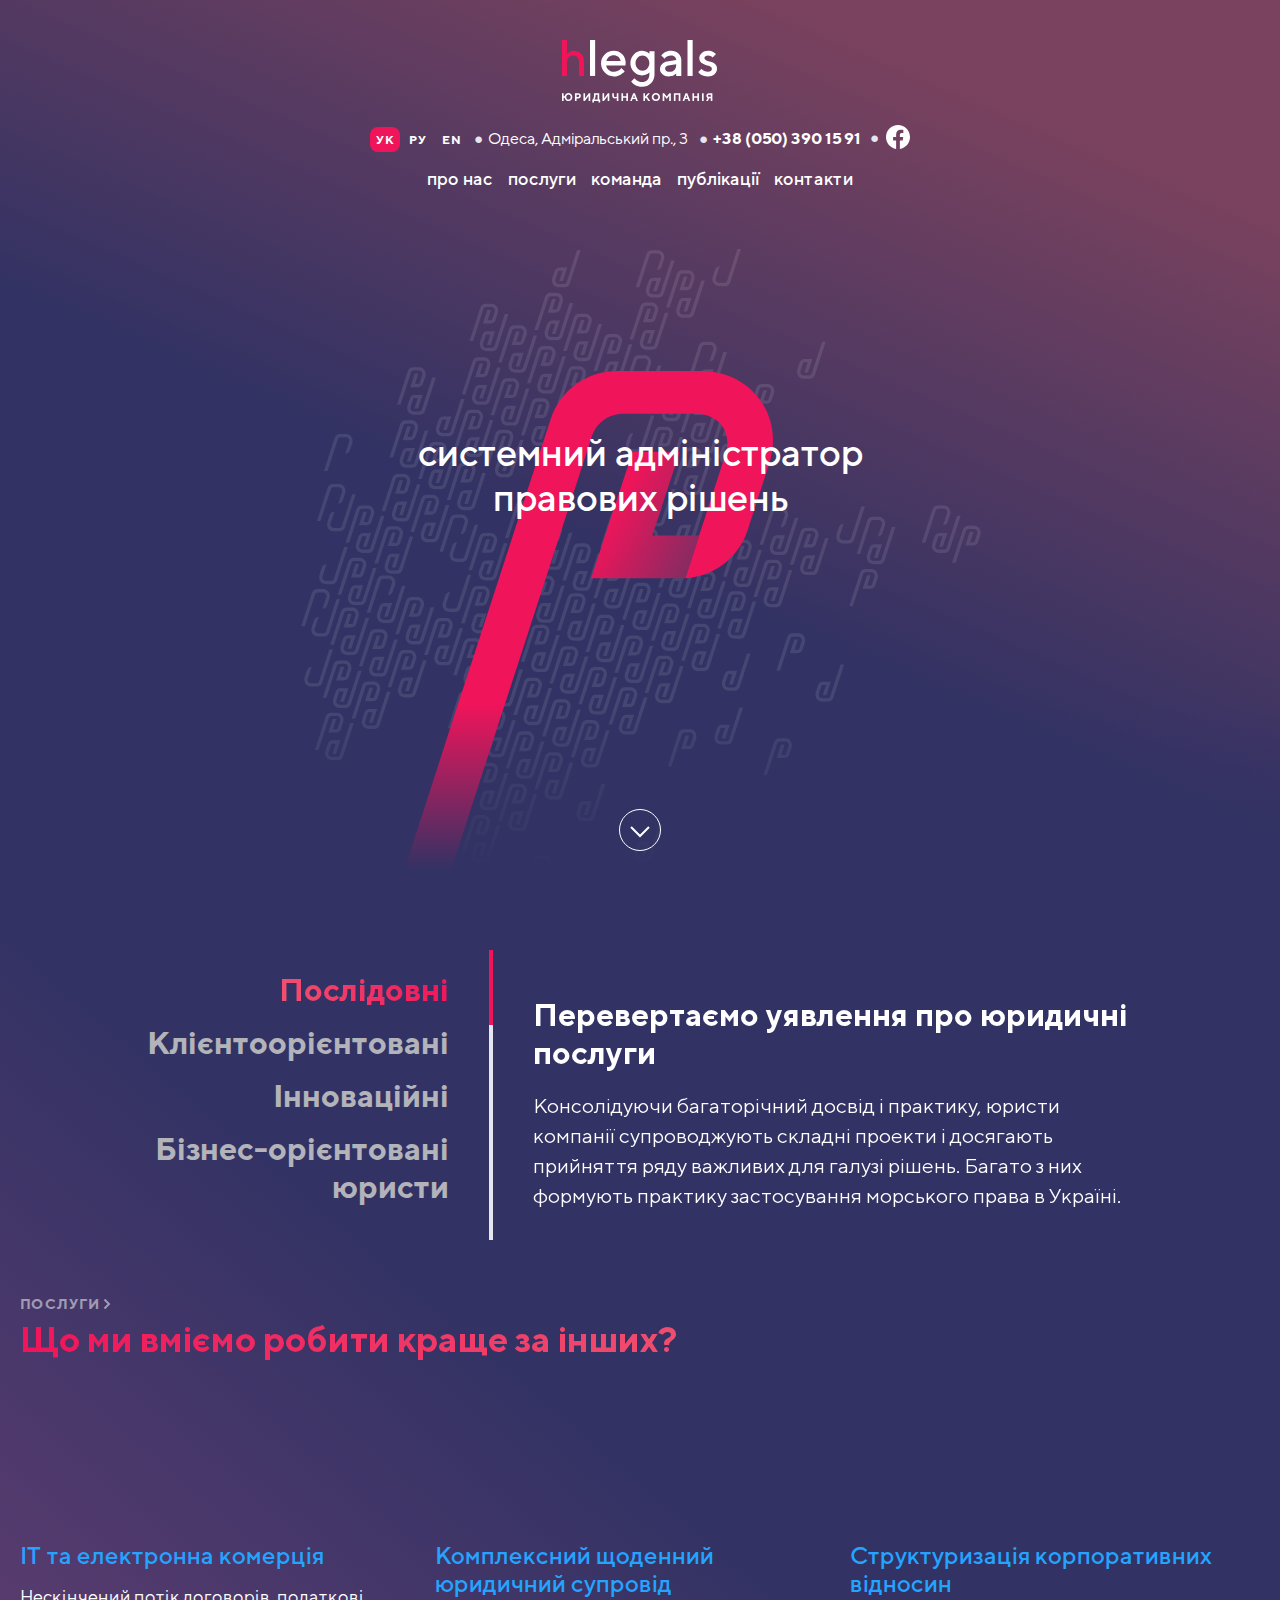
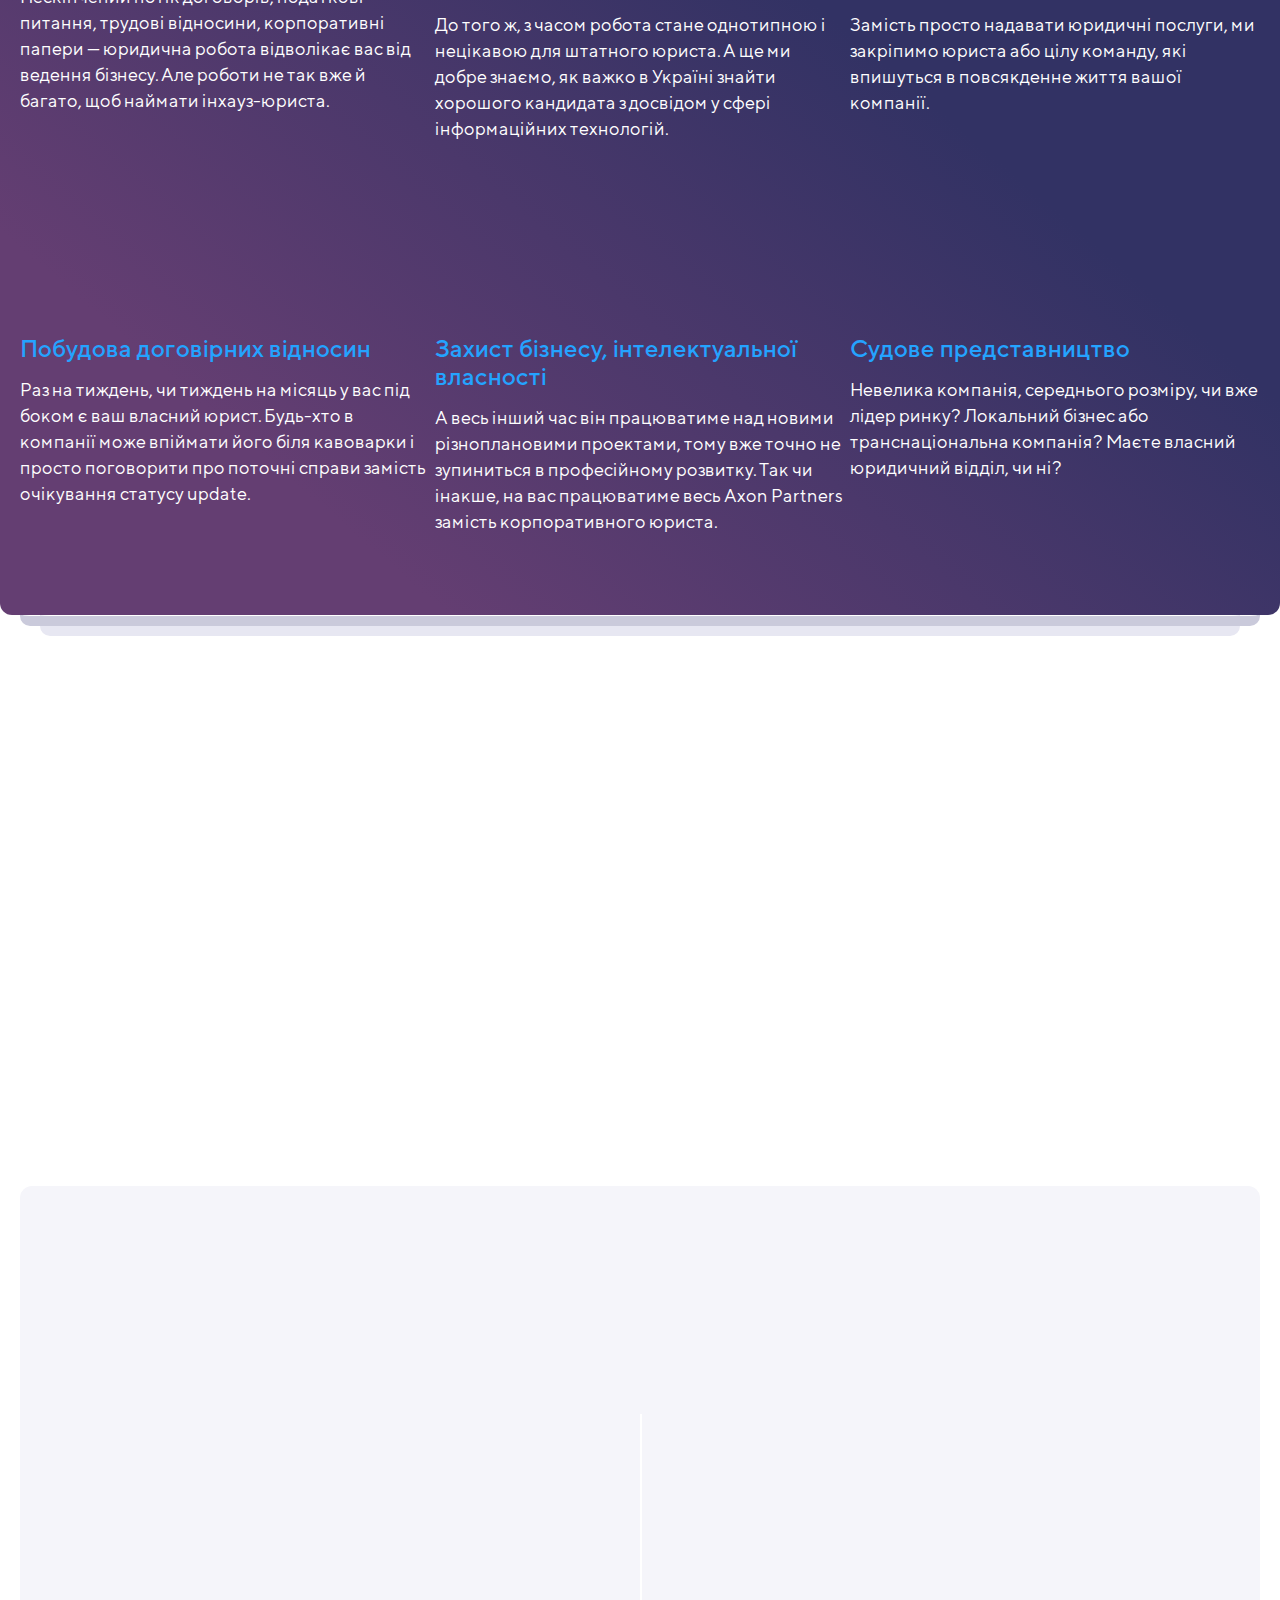
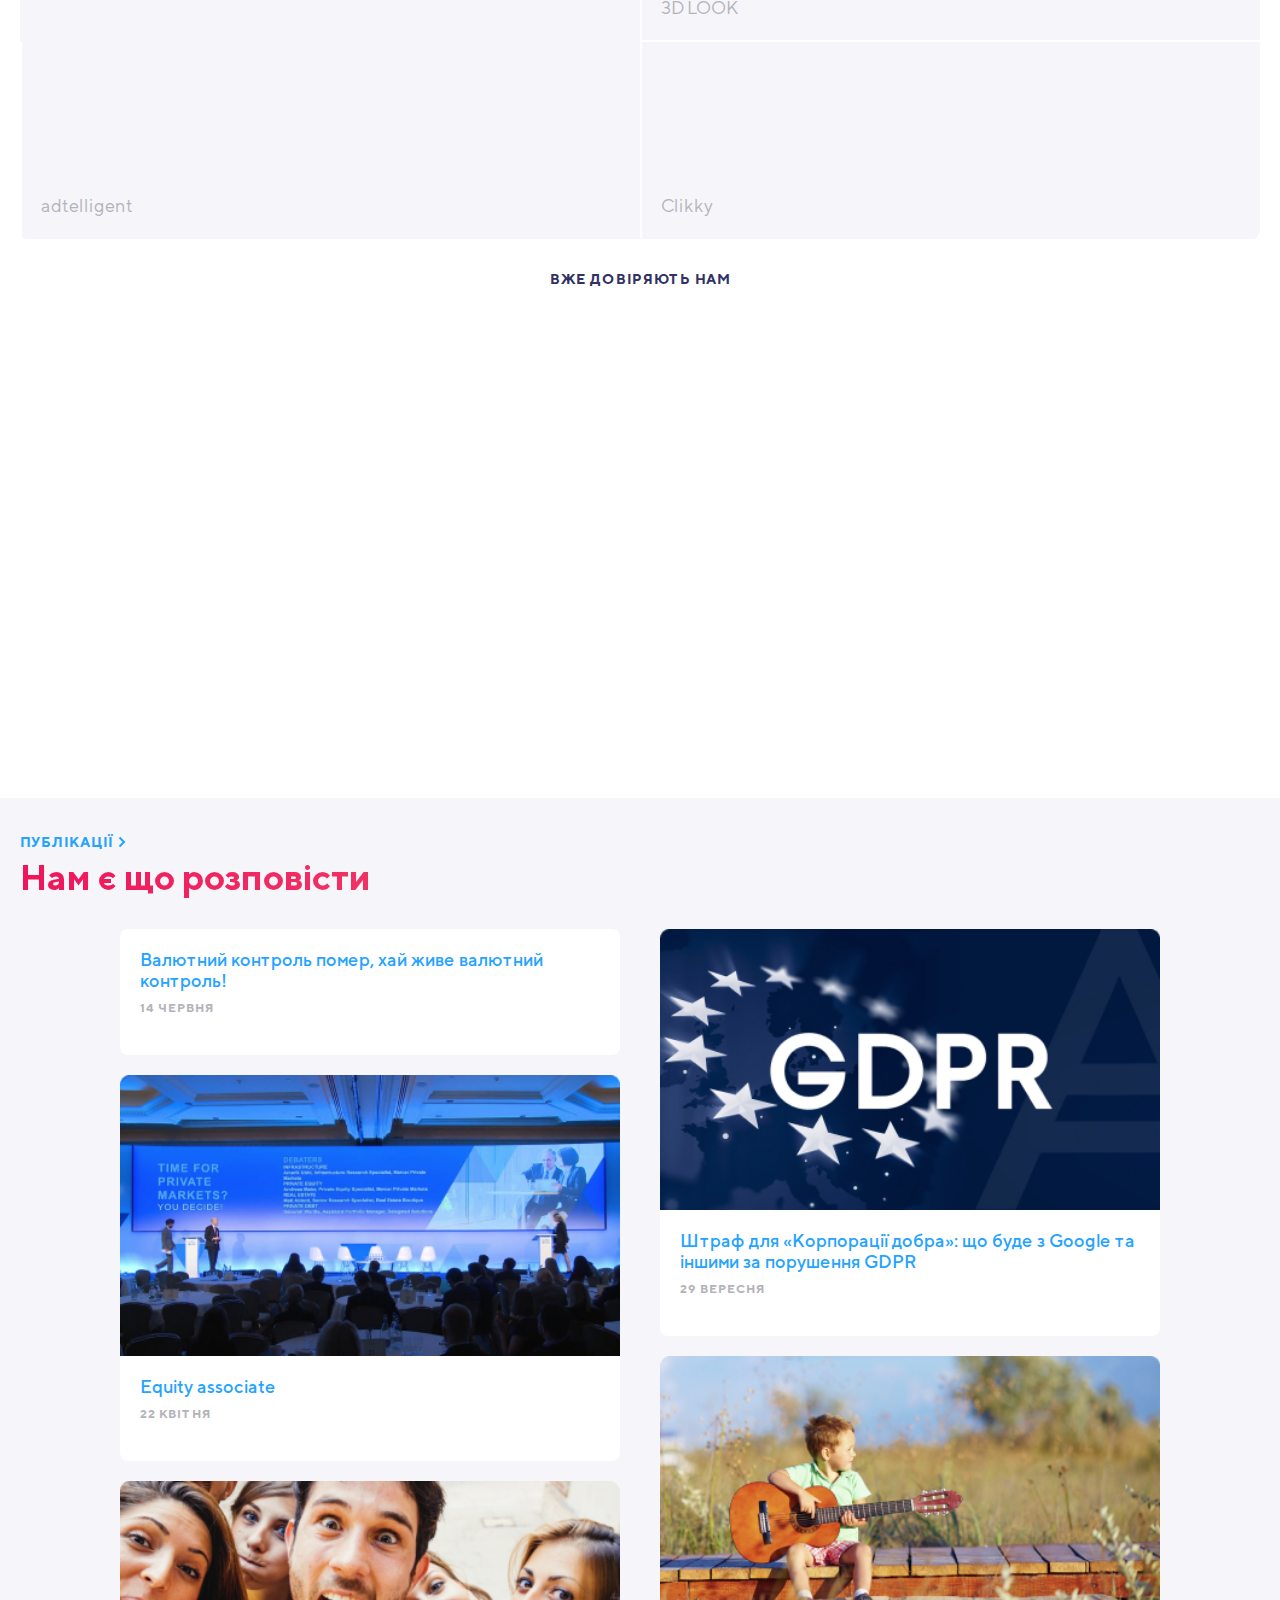
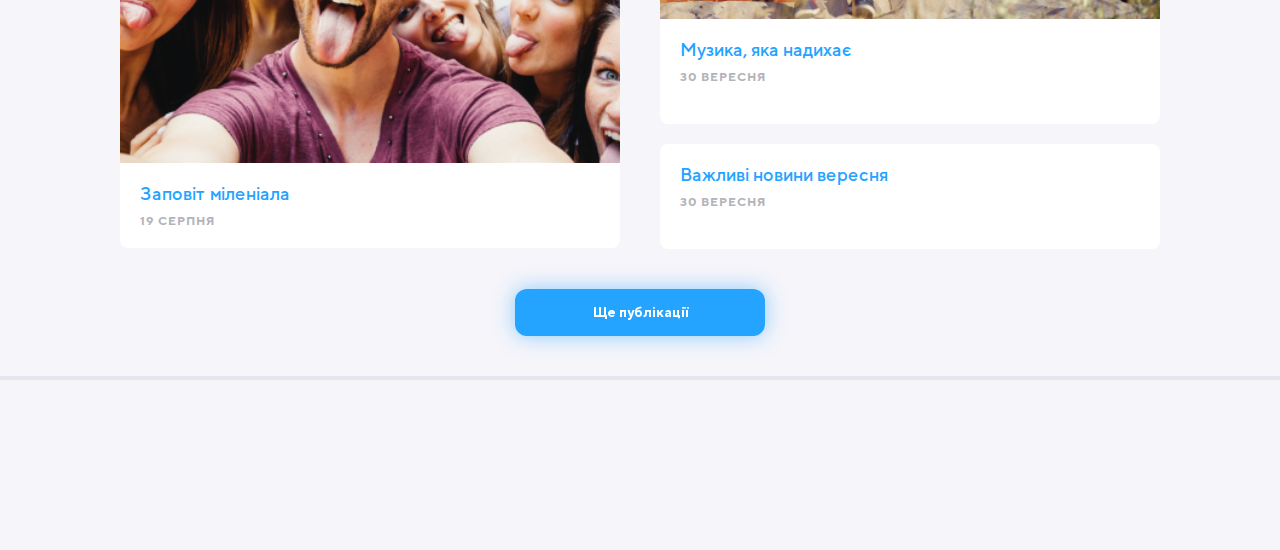
<file: pages/home.html>
<!DOCTYPE html>
<html lang="en">
<head>
    <meta charset="UTF-8">
    <meta http-equiv="X-UA-Compatible" content="IE=edge">
    <meta name="viewport" content="width=device-width, initial-scale=1.0">
    <title>Hlegals</title>
    <link rel="stylesheet" href="../css/reset200802.css">
    <link rel="stylesheet" href="../css/vertical-slaider.css">
    <link rel="stylesheet" href="../css/bundle.css">
    <link rel="stylesheet" type="text/css" href="../wow-animation/animate.min.css">
    <link rel="stylesheet" href="../css/style.css">
</head>
<body>
    <header class="container-bg_top">
        <section>
            <div class="container header wow fadeInDown">
                <div class="header_logo">
                    <a href="home.html" class="header_logo-link">
                        <img src="../img-s/logo.svg" alt="" class="header_logo-img">
                    </a>
                    <div class="header_humburger-menu">
                        <button class="open-modal"><img src="../img-s/humburger-menu.svg" alt="" class="humburger-img dark-vers"></button>
                        <div class="popup">
                            <ul class="inside-list">
                                <li class="inside-item">
                                    <button class="close"><img src="../img-s/close.svg" alt=""></button>
                                    <a href="about.html" class="inside-link">про нас</a>
                                </li>
                                <li class="inside-item">
                                    <a href="services.html" class="inside-link">послуги</a>
                                </li>
                                <li class="inside-item">
                                    <a href="team-page.html" class="inside-link">команда</a>
                                </li>
                                <li class="inside-item">
                                    <a href="publication-page.html" class="inside-link">публікації</a>
                                </li>
                                <li class="inside-item">
                                    <a href="connection-page.html" class="inside-link">контакти</a>
                                </li>
                            </ul>
                        </div>
                    </div>
                </div>
                <nav class="header-nav">
                    <ul class="nav-list_contacts">
                        <li class="nav-item_lang">
                            <a href="#" class="nav-link_lang active-lang">УК</a>
                            <a href="#" class="nav-link_lang">РУ</a>
                            <a href="#" class="nav-link_lang">EN</a>
                        </li>
                        <li class="nav-item_contacts">
                            <a href="connection-page.html" class="nav-link_address">Одеса, Адміральський пр., 3</a>
                        </li>
                        <li class="nav-item_contacts item-tell">
                            <a href="tel:+380503901591" class="link_tell">+38 (050) 390 15 91</a>
                        </li>
                        <li class="nav-item_contacts facebook">
                            <a href="https://www.facebook.com/" target="_blank" class="hvr-grow face-link">
                                <img src="../img-s/facebook-wh.svg" alt="">
                            </a>
                        </li>
                    </ul>
                    <ul class="nav-list_menu">
                        <li class="nav-item_menu">
                            <a href="about.html" class="nav-link_menu">про нас</a>
                        </li>
                        <li class="nav-item_menu">
                            <a href="services.html" class="nav-link_menu">послуги</a>
                        </li>
                        <li class="nav-item_menu">
                            <a href="team-page.html" class="nav-link_menu">команда</a>
                        </li>
                        <li class="nav-item_menu">
                            <a href="publication-page.html" class="nav-link_menu">публікації</a>
                        </li>
                        <li class="nav-item_menu">
                            <a href="connection-page.html" class="nav-link_menu">контакти</a>
                        </li>
                    </ul>
                </nav>
            </div>
        </section>
        <section>
            <div class="container logo">
                <h1 class="logo-title wow fadeIn">системний адміністратор <br> правових рішень</h1>
                <button class="logo-button hvr-grow wow fadeInDown"></button>
            </div>
        </section>
    </header>
    <main>
        <div class="bg_shadow-bottom">
            <div class="bg_shadow-top">
                <section class="container-bg_bottom bg-seam">
                    <div class="container  wow fadeIn">
                        <!--vertical slaider desc-->
                        <div id="wrapper">
                            <div id="left-side">
                              <ul>
                                <li class="choose active slaider-text">
                                  Послідовні
                                </li>
                                <li class="pay slaider-text">
                                  Клієнтоорієнтовані
                                </li>
                                <li class="wrap slaider-text">
                                  Інноваційні
                                </li>
                                <li class="ship slaider-text">
                                  Бізнес-орієнтовані <br> юристи
                                </li>
                              </ul>
                                <div id="border">
                                    <div id="line" class="one"></div>
                                </div>
                            </div>
                            <div id="right-side">
                                <div id="first" class="active">
                                    <h4 class="title">Перевертаємо уявлення про юридичні послуги</h4>
                                    <p class="subtitle">
                                        Консолідуючи багаторічний досвід і практику, юристи компанії супроводжують складні проекти і досягають прийняття ряду важливих для галузі рішень. Багато з них формують практику застосування морського права в Україні.
                                     </p>
                                </div>
                                <div id="second">
                                    <h4 class="title">Побудовa договірних відносин</h4>
                                    <p class="subtitle">
                                        Раз на тиждень, чи тиждень на місяць у вас під боком є ваш власний юрист. Будь-хто в компанії може впіймати його біля кавоварки і просто поговорити про поточні справи замість очікування статусу update.
                                    </p>
                                </div>
                                <div id="third">
                                    <h4 class="title">Структуризація корпоративних відносин</h4>
                                    <p class="subtitle">
                                        Замість просто надавати юридичні послуги, ми закріпимо юриста або цілу команду, які впишуться в повсякденне життя вашої компанії.
                                    </p>
                                </div>
                                <div id="fourth">
                                    <h4 class="title">Комплексний щоденний юридичний супровід</h4>
                                    <p class="subtitle">
                                        Нескінчений потік договорів, податкові питання, трудові відносини, корпоративні папери — юридична робота відволікає вас від ведення бізнесу. Але роботи не так вже й багато, щоб наймати інхауз-юриста.
                                    </p>
                                </div>
                            </div>
                        </div>
                        <!--mobil vers-->
                        <div class="swiper-container slaider-mobil">
                            <div class="swiper-wrapper">
                                <div class="swiper-slide">
                                    <div class="slaider-desck">
                                        <h3 class="slaider-text">Послідовні</h3>
                                        <h4 class="slaider-title">Перевертаємо уявлення про юридичні послуги</h4>
                                        <p class="slaider-subtitle">
                                            Консолідуючи багаторічний досвід і практику, юристи компанії супроводжують складні проекти і досягають прийняття ряду важливих для галузі рішень. Багато з них формують практику застосування морського права в Україні.
                                        </p>
                                    </div>
                                </div>
                                <div class="swiper-slide">
                                    <div class="slaider-desck">
                                        <h3 class="slaider-text">Клієнтоорієнтовані</h3>
                                        <h4 class="slaider-title">Побудовa договірних відносин</h4>
                                        <p class="slaider-subtitle">
                                            Раз на тиждень, чи тиждень на місяць у вас під боком є ваш власний юрист. Будь-хто в компанії може впіймати його біля кавоварки і просто поговорити про поточні справи замість очікування статусу update.
                                        </p>
                                    </div>
                                </div>
                                <div class="swiper-slide">
                                    <div class="slaider-desck">
                                        <h3 class="slaider-text"> Інноваційні</h3>
                                        <h4 class="slaider-title">Структуризація корпоративних відносин</h4>
                                        <p class="slaider-subtitle">
                                            Замість просто надавати юридичні послуги, ми закріпимо юриста або цілу команду, які впишуться в повсякденне життя вашої компанії.
                                        </p>
                                    </div>
                                </div>
                                <div class="swiper-slide">
                                    <div class="slaider-desck">
                                        <h3 class="slaider-text">Бізнес-орієнтовані юристи</h3>
                                        <h4 class="slaider-title">Комплексний щоденний юридичний супровід</h4>
                                        <p class="slaider-subtitle">
                                            Нескінчений потік договорів, податкові питання, трудові відносини, корпоративні папери — юридична робота відволікає вас від ведення бізнесу. Але роботи не так вже й багато, щоб наймати інхауз-юриста.
                                        </p>
                                    </div>
                                </div>
                            </div>
                            <div class="swiper-pagination" style="position: absolute; bottom: 0;"></div>
                        </div>
                        
                    </div>
                    <div class="container services">
                        <a class="services-inscription" href="services.html">послуги</a> 
                        <h2 class="services-title">Що ми вміємо робити краще за інших?</h2>
                        <ul class="services-card_list">
                            <li class="services-card_item">
                                <div class="title-img">
                                    <a href="commerce-page.html" class="services-card_link"><img src="../img-s/korzina-icon.svg" class="services-img hvr-grow wow bounceIn" alt=""></a>
                                    <h4 class="services-card_title">IT та електронна комерція</h4>
                                </div>
                                <p class="services-card_discription">Нескінчений потік договорів, податкові питання, трудові відносини, корпоративні папери — юридична робота відволікає вас від ведення бізнесу. Але роботи не так вже й багато, щоб наймати інхауз-юриста.
                                </p>
                            </li>
                            <li class="services-card_item">
                                <div class="title-img">
                                    <a href="commerce-page.html" class="services-card_link"><img src="../img-s/portfel.svg" class="services-img hvr-grow wow bounceIn" alt=""></a>
                                    <h4 class="services-card_title">Комплексний щоденний <br> юридичний супровід</h4>
                                </div>
                                <p class="services-card_discription">До того ж, з часом робота стане однотипною і нецікавою для штатного юриста. А ще ми добре знаємо, як важко в Україні знайти хорошого кандидата з досвідом у сфері інформаційних технологій.
                                </p>
                            </li>
                            <li class="services-card_item">
                                <div class="title-img">
                                    <a href="commerce-page.html" class="services-card_link"><img src="../img-s/strykt-icon.svg" class="services-img hvr-grow wow bounceIn" alt=""></a>
                                    <h4 class="services-card_title">Структуризація корпоративних відносин</h4>
                                </div>
                                <p class="services-card_discription">Замість просто надавати юридичні послуги, ми закріпимо юриста або цілу команду, які впишуться в повсякденне життя вашої компанії. 
                                </p>
                            </li>
                            <li class="services-card_item">
                                <div class="title-img">
                                    <a href="commerce-page.html" class="services-card_link"><img src="../img-s/hand-icon.svg" class="services-img hvr-grow wow bounceIn" alt=""></a>
                                    <h4 class="services-card_title">Побудовa договірних відносин</h4>
                                </div>
                                <p class="services-card_discription">Раз на тиждень, чи тиждень на місяць у вас під боком є ваш власний юрист. Будь-хто в компанії може впіймати його біля кавоварки і просто поговорити про поточні справи замість очікування статусу update.
                                </p>
                            </li>
                            <li class="services-card_item">
                                <div class="title-img">
                                    <a href="commerce-page.html" class="services-card_link"><img src="../img-s/shield-icon.svg" class="services-img hvr-grow wow bounceIn" alt=""></a>
                                    <h4 class="services-card_title">Захист бізнесу, інтелектуальної власності</h4>
                                </div>
                                <p class="services-card_discription">А весь інший час він працюватиме над новими різноплановими проектами, тому вже точно не зупиниться в професійному розвитку. Так чи інакше, на вас працюватиме весь Axon Partners замість корпоративного юриста.
                                </p>
                            </li>
                            <li class="services-card_item">
                                <div class="title-img">
                                    <a href="commerce-page.html" class="services-card_link"><img src="../img-s/molot-icon.svg" class="services-img hvr-grow wow bounceIn" alt=""></a>
                                    <h4 class="services-card_title">Судове представництво</h4>
                                </div>
                                <p class="services-card_discription">Невелика компанія, середнього розміру, чи вже лідер ринку? Локальний бізнес або транснаціональна компанія? Маєте власний юридичний відділ, чи ні?
                                </p>
                            </li>
                        </ul>
                    </div>
                </section>
            </div>
        </div>
        <section class="team">
            <div class="container">
                <!-- Slider main container -->
                <div class="swiper-container wow fadeIn">
                    <div class="swiper-wrapper">
                        <div class="swiper-slide team-slaider">
                            <img src="../img-s/man.png" alt="" class="team-img">
                            <div class="team-text">
                                <a class="services-inscription team-text_inscription" href="team-page.html"> команда</a> 
                                <h2 class="services-title team-title">Ми звикли брати на себе відповідальність та завжди гарантуємо чесну, вчасну допомогу, навіть у ситуаціях, коли більшість безсилі.</h2>
                                <div class="team-name">
                                    <img src="../img-s/mob-avatar.png" alt="" class="mobil-avatar">
                                    <div>
                                        <a href="team-member-page.html" class="team-name">Олександр Олександровський</a>
                                        <p class="team-post">Керуючий партнер</p>
                                    </div>
                                </div>
                            </div>
                        </div>
                        <div class="swiper-slide team-slaider">
                            <img src="../img-s/oksana-kobzar.png" alt="" class="team-img">
                            <div class="team-text">
                                <a class="services-inscription team-text_inscription" href="team-page.html"> команда</a> 
                                <h2 class="services-title team-title">Ми звикли брати на себе відповідальність та завжди гарантуємо чесну, вчасну допомогу, навіть у ситуаціях, коли більшість безсилі.</h2>
                                <div class="team-name">
                                    <img src="../img-s/mob-avatar.png" alt="" class="mobil-avatar">
                                    <div>
                                        <a href="team-member-page.html" class="team-name">Оксана Кобзар</a>
                                        <p class="team-post">Associate</p>
                                    </div>
                                </div>
                            </div>
                        </div>
                        <div class="swiper-slide team-slaider">
                            <img src="../img-s/vlad-mel.png" alt="" class="team-img">
                            <div class="team-text">
                                <a class="services-inscription team-text_inscription" href="team-page.html"> команда</a> 
                                <h2 class="services-title team-title">Ми звикли брати на себе відповідальність та завжди гарантуємо чесну, вчасну допомогу, навіть у ситуаціях, коли більшість безсилі.</h2>
                                <div class="team-name">
                                    <img src="../img-s/mob-avatar.png" alt="" class="mobil-avatar">
                                    <div>
                                        <a href="team-member-page.html" class="team-name">Олександр Олександровський</a>
                                        <p class="team-post">Associate</p>
                                    </div>
                                </div>
                            </div>
                        </div>
                    </div>
                    <div class="swiper-pagination"></div>
                </div>
            </div>
        </section>
        <section>
            <div class="container">
                <ul class="team-card_list ">
                    <li class="team-card_item team-cases wow fadeInLeft">
                        <h3 class="team-card_inscription">Успішні кейси</h3>
                        <div class="team-card_text">
                            <p class="team-card_discription">Супровід проекту з <br> купівлі-продажу сільськогосподарської продукції</p>
                            <a href="https://ithillel.ua/" target="_blank" class="team-card_link">Hillel IT School</a>
                        </div>
                    </li>
                    <li class="team-card_item bloks-top wow fadeInDown">
                        <p class="team-card_discription discription-medium ">Підготовка комплексного юридичного висновку для європейського банку</p>
                        <a href="http://wannabiz.com.ua/" target="_blank" class="team-card_link">WannaBiz</a>
                    </li>
                    <li class="team-card_item bloks-top wow fadeInRight">
                        <p class="team-card_discription">Супровід проекту з <br> купівлі-продажу сільськогосподарської продукції</p>
                        <a href="https://appsamurai.com/tapgerine/" target="_blank" class="team-card_link">tapgerine</a>
                    </li>
                    <li class="team-card_item blok-small">
                        <p class="team-card_discription discription-small wow fadeInLeft">Представництво інтересів великого зернотрейдера в податковому спорі</p>
                        <a href="https://3dlook.me/" target="_blank" class="team-card_link">3D LOOK</a>
                    </li>
                    <li class="team-card_item bloks-bottom">
                        <p class="team-card_discription discription-medium wow fadeInUp">Оскарження податкових повідомлень-рішень ДФС</p>
                        <a href="https://adtelligent.com/" target="_blank" class="team-card_link">adtelligent</a>
                    </li>
                    <li class="team-card_item bloks-bottom">
                        <p class="team-card_discription discription-large wow fadeInRight">Супровід проекту з кредитування агротрейдерів мальтійським банком</p>
                        <a href="https://clicky.com/" target="_blank" class="team-card_link">Clikky</a>
                    </li>
                </ul>
            </div>
        </section>
        <section class="banners">
            <h3 class="banners-title">Вже довіряють нам</h3>
            <ul class="banners-list wow fadeIn">
                <li class="banners-item hillel-img">
                    <a href="https://ithillel.ua/" target="_blank" class="banners-link">
                        <img src="../img-s/hillel.png" alt="" class="banner-img">
                    </a>
                </li>
                <li class="banners-item wannabiz-img">
                    <a href="http://wannabiz.com.ua/" target="_blank" class="banners-link">
                        <img src="../img-s/wanabiz.png" alt="" class="banner-img">
                    </a>
                </li>
                <li class="banners-item tapgerine-img">
                    <a href="https://appsamurai.com/tapgerine/" target="_blank" class="banners-link">
                        <img src="../img-s/tapgarine.png" alt="" class="banner-img" >
                    </a>
                </li>
                <li class="banners-item look-img">
                    <a href="https://3dlook.me/" target="_blank" >
                        <img src="../img-s/3dlook.png" alt="" class="banner-img">
                    </a>
                </li>
                <li class="banners-item orangear-img">
                    <a href="https://www.g2.com/products/orangear/reviews" target="_blank" >
                        <img src="../img-s/orangear.png" alt="" class="banner-img">
                    </a>
                </li>
                <li class="banners-item adteligent-img">
                    <a href="https://adtelligent.com/" target="_blank" class="banner-img">
                        <img src="../img-s/adteligent.png" alt="" class="banner-img">
                    </a>
                </li>
                <li class="banners-item clikky-img">
                    <a href="https://clicky.com/" target="_blank" class="banners-link">
                        <img src="../img-s/clikky.png" alt="" class="banner-img">
                    </a>
                </li>
                <li class="banners-item ecoleasing-img">
                    <a href="https://ecolease.com.ua/ua/auto/" target="_blank" class="banners-link">
                        <img src="../img-s/ecoleasing.png" alt="" class="banner-img">
                    </a>
                </li>
                <li class="banners-item infratek-img">
                    <a href="https://www.infratec.eu/" target="_blank" class="banners-link">
                        <img src="../img-s/infratek.png" alt="" class="banner-img">
                    </a>
                </li>
                <li class="banners-item city-img">
                    <a href="https://ru-ru.facebook.com/citypark.odessa/" target="_blank" class="banners-link">
                        <img src="../img-s/city-park.png" alt="" class="banner-img">
                    </a>
                </li>
                <li class="banners-item print-img">
                    <a href="https://www.artprintstudio.com.ua/" target="_blank" class="banners-link">
                        <img src="../img-s/art-print.png" alt="" class="banner-img">
                    </a>
                </li>
                <li class="banners-item ultimate-img">
                    <a href="https://www.facebook.com/pg/UltimateCard/posts/" target="_blank" class="banners-link">
                        <img src="../img-s/ultimate-card.png" alt="" class="banner-img">
                    </a>
                </li>
            </ul>
        </section>
        <section class="public">
            <div class="container grad-position">
                <a href="publication-page.html" class="services-inscription team-text_inscription public-inscription">Публікації</a>
                <h2 class="services-title public-title">Нам є що розповісти</h2>
                <div class="public_card">
                    <ul class="public-card_list wow fadeIn">
                        <li class="public-card_item public-card_padding">
                            <a href="entry-page.html" class="public-card_link">
                                <h4 class="public-card_title">Валютний контроль помер, хай живе валютний контроль!</h4>
                            </a>
                            <p class="public-card_date">14 червня</p>
                            <p class="public-card_discription">Експерти проводять конференції, круглі столи та іншого штибу заходи на тему «лібералізація валютного законодавства». Юристи-експерти-новелісти стирають пальці об <br> «ctrl+c/ctrl+v».
                            </p>
                        </li>
                        <li class="public-card_item public-card_margin">
                            <img src="../img-s/people-public-card.png" alt="" class="public-card_img">
                            <div class="public-card_padding" style="padding-bottom: 0;">
                                <a href="entry-page.html" class="public-card_link">
                                    <h4 class="public-card_title">Заповіт міленіала</h4>
                                </a>
                                <p class="public-card_date">19 серпня</p>
                                <p class="public-card_discription">Що і як передаватимуть у спадщину сучасні влогери, опініон лідери і криптомільйонери Типовий спадок українського покоління Х
                                </p>
                            </div>
                        </li>
                    </ul>
                    <ul class="public-card_list wow fadeIn">
                        <li class="public-card_item">
                            <img src="../img-s/conference-card.png" alt="" class="public-card_img">
                            <div class="public-card_padding">
                                <a href="entry-page.html" class="public-card_link">
                                    <h4 class="public-card_title">Equity associate</h4>
                                </a>
                                <p class="public-card_date">22 квітня</p>
                                <p class="public-card_discription">На проектах я джун. При цьому я співвласник юридичної фірми. Як це відбулося. Перед вступом батьки мені казали, що якщо буду…
                                </p>
                            </div>
                        </li>
                        <li class="public-card_item public-card_margin">
                            <img src="../img-s/uk-kyev-card.png" alt="" class="public-card_img">
                        </li>
                    </ul>
                    <ul class="public-card_list wow fadeIn">
                        <li class="public-card_item">
                            <img src="../img-s/gdpr-card.png" alt="" class="public-card_img">
                            <div class="public-card_padding">
                                <a href="entry-page.html" class="public-card_link">
                                    <h4 class="public-card_title">Штраф для «Корпорації добра»: що буде з Google та іншими за порушення GDPR</h4>
                                </a>
                                <p class="public-card_date">29 вересня</p>
                                <p class="public-card_discription">І чому стягнення у 50 млн євро може стати доленосним прецедентом За матеріалами Mind.ua 21 січня Національна комісія із захисту даних.
                                </p>
                            </div>
                        </li>
                        <li class="public-card_item public-card_margin">
                            <img src="../img-s/child-card.png" alt="" class="public-card_img">
                        </li>
                    </ul>
                </div>
                <div class="public-bg_gradient">
                    <a href="publication-page.html" class="public-button button-link hvr-grow">Ще публікації</a>
                </div>
                <div class="public_card-mobil">
                    <div class="card-mobil">
                        <ul class="public-card_list">
                            <li class="public-card_item public-card_padding">
                                <a href="entry-page.html" class="public-card_link">
                                    <h4 class="public-card_title">Валютний контроль помер, хай живе валютний контроль!</h4>
                                </a>
                                <p class="public-card_date">14 червня</p>
                            </li>
                            <li class="public-card_item">
                                <img src="../img-s/conference-card.png" alt="" class="public-card_img">
                                <div class="public-card_padding">
                                    <a href="entry-page.html" class="public-card_link">
                                        <h4 class="public-card_title">Equity associate</h4>
                                    </a>
                                    <p class="public-card_date">22 квітня</p>
                                </div>
                            </li>
                            <li class="public-card_item public-card_margin">
                                <img src="../img-s/people-public-card.png" alt="" class="public-card_img">
                                <div class="public-card_padding" style="padding-bottom: 0;">
                                    <a href="entry-page.html" class="public-card_link">
                                        <h4 class="public-card_title">Заповіт міленіала</h4>
                                    </a>
                                    <p class="public-card_date">19 серпня</p>
                                </div>
                            </li>
                        </ul>
                        <ul class="public-card_list middle-size">
                            <li class="public-card_item">
                                <img src="../img-s/gdpr-card.png" alt="" class="public-card_img">
                                <div class="public-card_padding">
                                    <a href="entry-page.html" class="public-card_link">
                                        <h4 class="public-card_title">Штраф для «Корпорації добра»: що буде з Google та іншими за порушення GDPR</h4>
                                    </a>
                                    <p class="public-card_date">29 вересня</p>
                                </div>
                            </li>
                            <li class="public-card_item public-card_margin">
                                <img src="../img-s/child-card.png" alt="" class="public-card_img">
                                <div class="public-card_padding">
                                    <a href="entry-page.html" class="public-card_link">
                                        <h4 class="public-card_title">Музика, яка надихає</h4>
                                    </a>
                                    <p class="public-card_date">30 вересня</p>
                                </div>
                            </li>
                            <li class="public-card_item public-card_padding">
                                <a href="entry-page.html" class="public-card_link">
                                    <h4 class="public-card_title">Важливі новини вересня</h4>
                                </a>
                                <p class="public-card_date">30 вересня</p>
                            </li>
                        </ul>
                    </div>
                    <a href="publication-page.html" class="public-button button-link hvr-grow">Ще публікації</a>
                </div>
            </div>
        </section>
    </main>
    <footer class="footer">
        <div class="container footer-line">
            <div class="footer-block wow fadeInUp">
                    <p class="footer-adress"> 
                        <a href="connection-page.html" class="footer-contact"><b>Одеса</b>, Адміральський пр., 3</a>
                        <span class="footer-position footer-dots"><a href="connection-page.html" class=" footer-link_map">Подивитися на мапі</a></span>
                    </p>
                    <span class="footer-copirate">© 2021 ТОВ Юридична компанія «HLEGALS»</span>
            </div>  
            <div class="footer-block_bootom wow fadeInUp">
                <a href="#" class="footer-link_facebook hvr-grow"><img src="../img-s/facebook-blue.svg" alt=""></a>
                <span class="footer-position footer-dots"><a href="tel:+380503901591" class="footer-contact footer-tell">+38 (050) 390 15 91</a></span>
                <span class="footer-position footer-dots"><a href="mailto:contact@hlegals.net" class="footer-link_mail">contact@hlegals.net</a></span>
                <span class="footer-copirate copirate-mob">© 2021 ТОВ Юридична компанія <br> «HLEGALS»</span>
            </div> 
        </div>
    </footer>
    <script src="../js/slaid.js"></script>
    <script src='http://cdnjs.cloudflare.com/ajax/libs/jquery/2.1.3/jquery.min.js'></script>
    <script src="../js/index.js"></script>
    <script>
        const swiper = new Swiper('.swiper-container', {
            // Optional parameters
            loop: true,
            // If we need pagination
            pagination: {
            el: '.swiper-pagination',
            clickable: true
            },
        });
    </script>
    <script>
        const button = document.querySelectorAll('.open-modal');
        const popup = document.querySelectorAll('.popup');
        const close = document.querySelectorAll('.close');

        button[0].addEventListener('click', () => {
        popup[0].classList.add('open');
        });

        close[0].addEventListener('click', () => {
        popup[0].classList.remove('open');
        });
    </script>
    <script src="../wow-animation/wow.min.js"></script>
    <script>
        new WOW().init();
    </script>
</body>
</html>
</file>
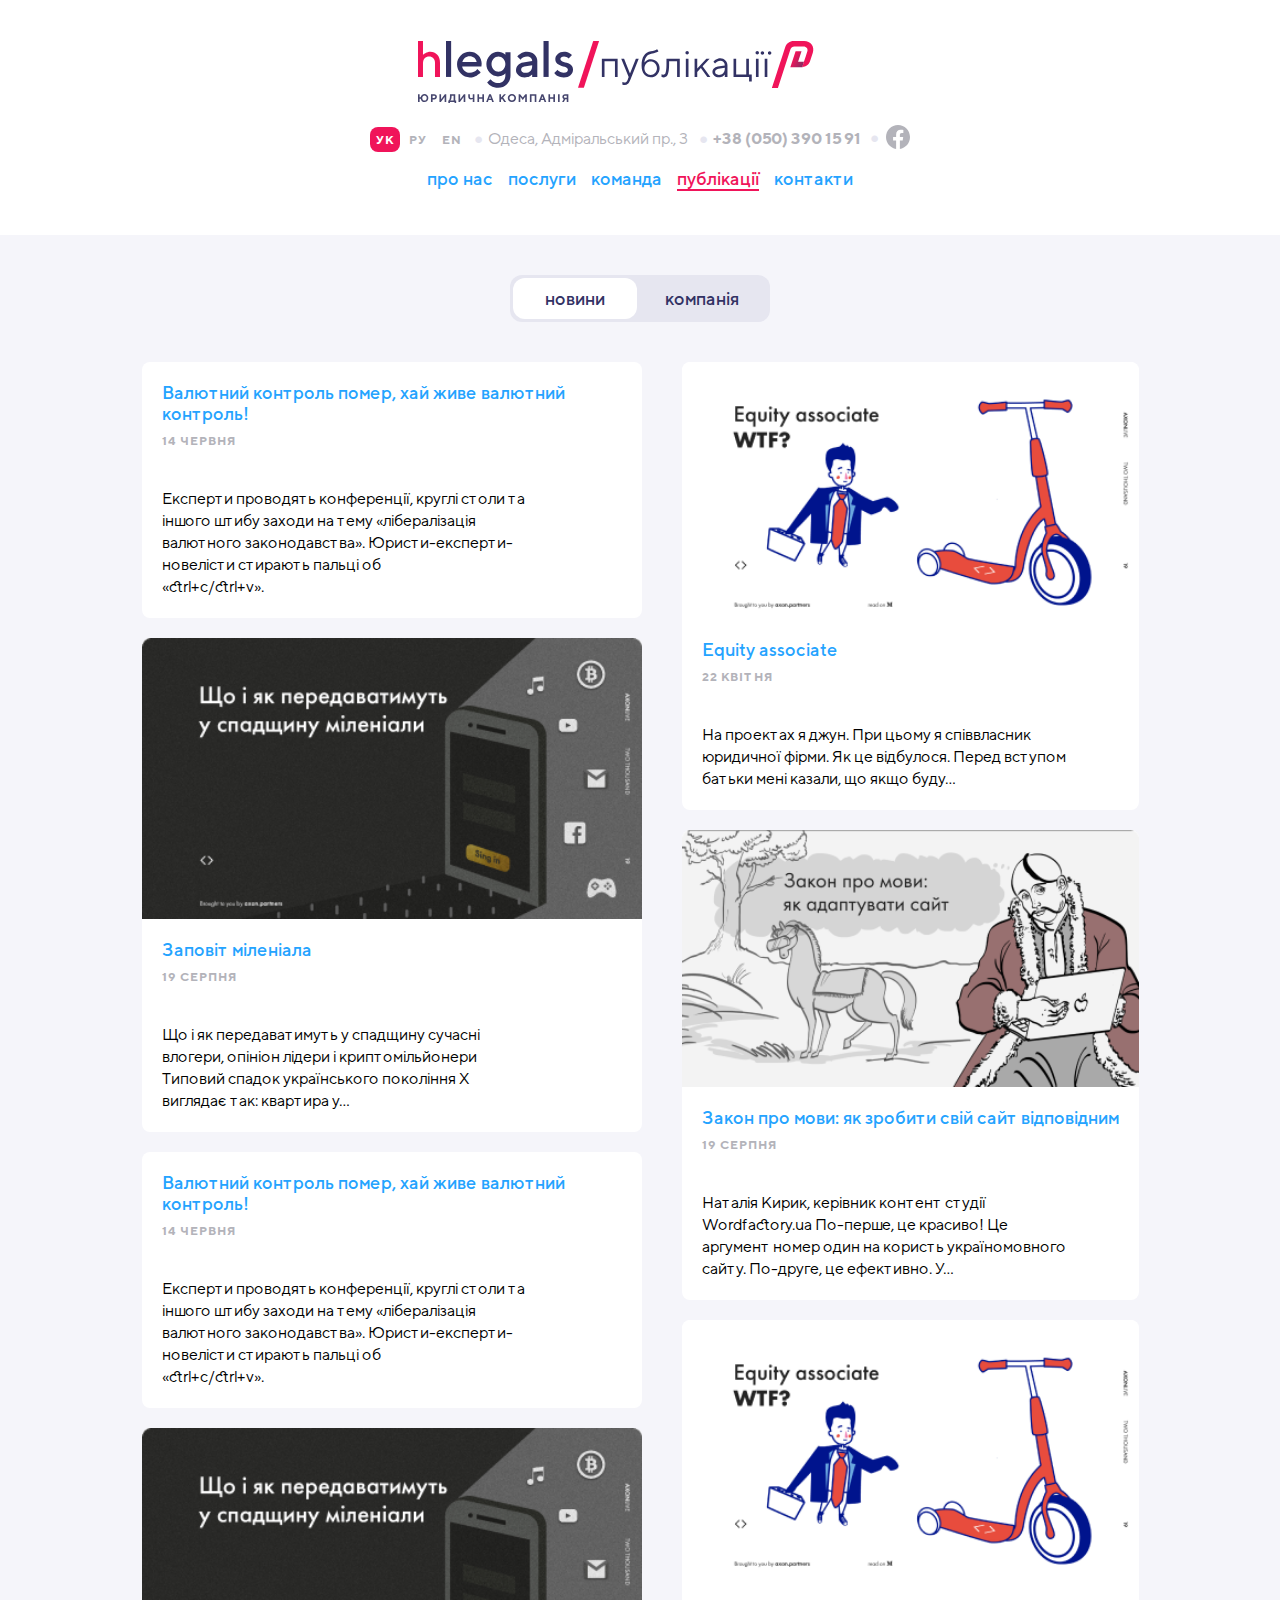
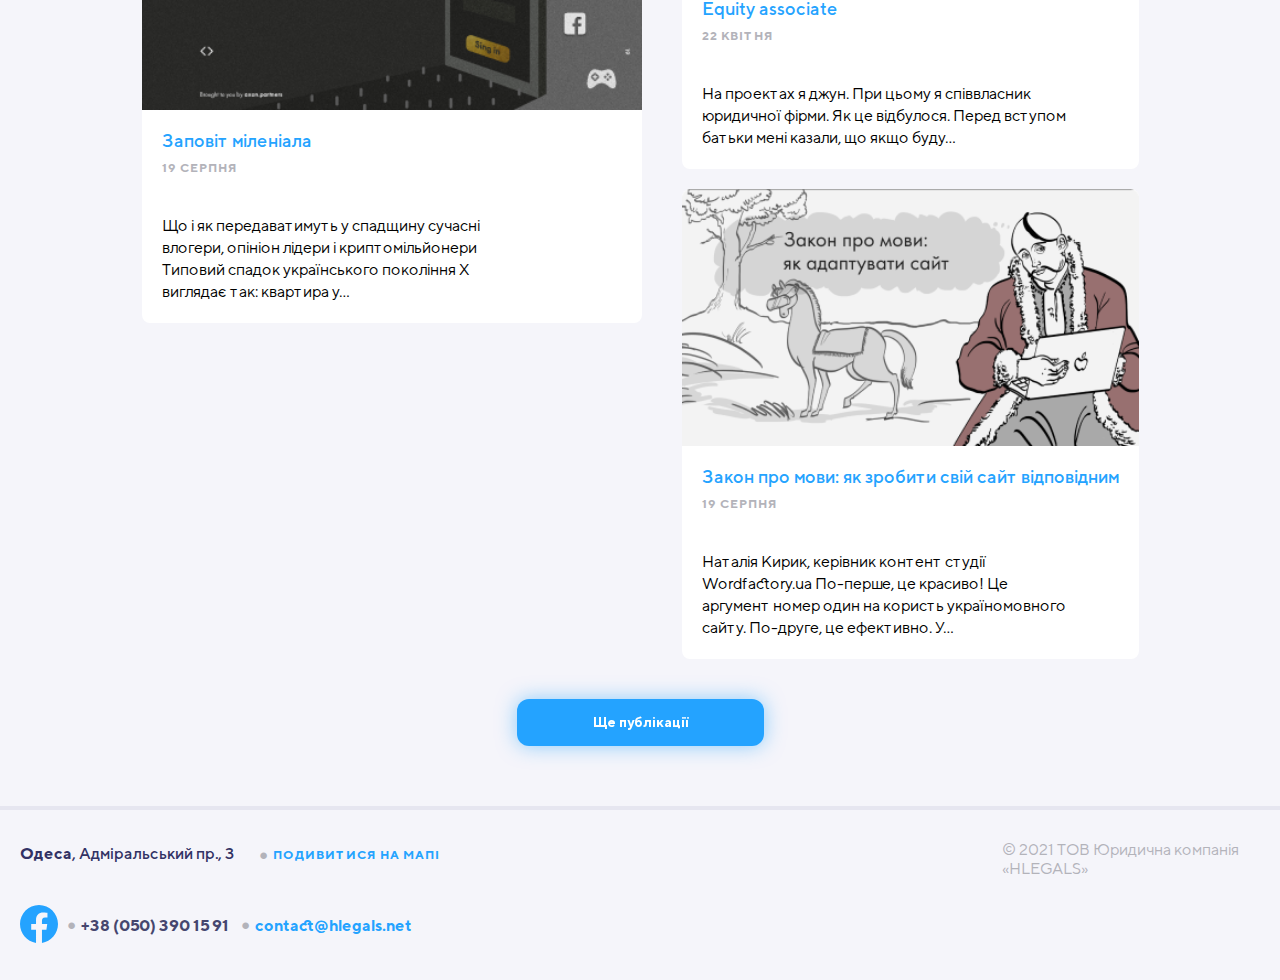
<file: pages/publication-page.html>
<!DOCTYPE html>
<html lang="en">
<head>
    <meta charset="UTF-8">
    <meta http-equiv="X-UA-Compatible" content="IE=edge">
    <meta name="viewport" content="width=device-width, initial-scale=1.0">
    <title>Hlegals/Publications</title>
    <link rel="stylesheet" href="../css/reset200802.css">
    <link rel="stylesheet" href="../css/style.css">
</head>
<body>
    <header>
        <div class="container header publication-header">
            <div class="header_logo">
                <a href="../index.html" class="header_logo-link">
                    <img src="../img-s/hlegals-publication.svg" alt="" class="header_logo-img about-logo">
                </a>
                <div class="header_humburger-menu">
                    <button class="open-modal"><img src="../img-s/humburger-dark.svg" alt="" class="humburger-img"></button>
                    <div class="popup">
                        <ul class="inside-list">
                            <li class="inside-item">
                                <button class="close"><img src="../img-s/close.svg" alt=""></button>
                                <a href="about.html" class="inside-link">про нас</a>
                            </li>
                            <li class="inside-item">
                                <a href="services.html" class="inside-link">послуги</a>
                            </li>
                            <li class="inside-item">
                                <a href="team-page.html" class="inside-link">команда</a>
                            </li>
                            <li class="inside-item">
                                <a href="#" class="inside-link">публікації</a>
                            </li>
                            <li class="inside-item">
                                <a href="connection-page.html" class="inside-link">контакти</a>
                            </li>
                        </ul>
                    </div>
                </div>
            </div>
            <nav class="header-nav">
                <ul class="nav-list_contacts">
                    <li class="nav-item_lang">
                        <a href="#" class="nav-link_lang about-lang active-lang">УК</a>
                        <a href="#" class="nav-link_lang about-lang">РУ</a>
                        <a href="#" class="nav-link_lang about-lang">EN</a>
                    </li>
                    <li class="nav-item_contacts">
                        <a href="connection-page.html" class="nav-link_address about-address">Одеса, Адміральський пр., 3</a>
                    </li>
                    <li class="nav-item_contacts item-tell">
                        <a href="tel:+380503901591" class="link_tell about-tell">+38 (050) 390 15 91</a>
                    </li>
                    <li class="nav-item_contacts facebook">
                        <a href="https://www.facebook.com/" target="_blank" class="hvr-grow face-link">
                            <img src="../img-s/facebook-gray.svg" alt="">
                        </a>
                    </li>
                </ul>
                <ul class="nav-list_menu">
                    <li class="nav-item_menu">
                        <a href="about.html" class="nav-link_menu about-menu">про нас</a>
                    </li>
                    <li class="nav-item_menu">
                        <a href="services.html" class="nav-link_menu about-menu">послуги</a>
                    </li>
                    <li class="nav-item_menu">
                        <a href="team-page.html" class="nav-link_menu about-menu">команда</a>
                    </li>
                    <li class="nav-item_menu">
                        <a href="#" class="nav-link_menu about-menu activ-menu">публікації</a>
                    </li>
                    <li class="nav-item_menu">
                        <a href="connection-page.html" class="nav-link_menu about-menu">контакти</a>
                    </li>
                </ul>
            </nav>
        </div>
    </header>
    <main>
        <section class="publication-main">
            <div class="container checkbox-button">
                <label class="checkbox">
                    <input type="checkbox">
                    <span class="checkbox-switch" data-label-on="компанія" data-label-off="новини"></span>
                </label>
            </div>
            <div class="container publication-block">
                <ul class="public-card_list">
                    <li class="public-card_item public-card_padding">
                        <a href="entry-page.html" class="public-card_link">
                            <h4 class="public-card_title">Валютний контроль помер, хай живе валютний контроль!</h4>
                        </a>
                        <p class="public-card_date">14 червня</p>
                        <p class="public-card_discription">
                            Експерти проводять конференції, круглі столи та іншого штибу заходи на тему «лібералізація валютного законодавства». Юристи-експерти-новелісти стирають пальці об <br> «ctrl+c/ctrl+v».
                        </p>
                    </li>
                    <li class="public-card_item">
                        <img src="../img-s/publication-mobil.png" alt="" class="public-card_img">
                        <div class="public-card_padding">
                            <a href="entry-page.html" class="public-card_link">
                                <h4 class="public-card_title">Заповіт міленіала</h4>
                            </a>
                            <p class="public-card_date">19 серпня</p>
                            <p class="public-card_discription">
                                 Що і як передаватимуть у спадщину сучасні влогери, опініон лідери і криптомільйонери Типовий спадок українського покоління Х виглядає так: квартира у…
                            </p>
                        </div>
                    </li>
                    <li class="public-card_item public-card_padding">
                        <a href="entry-page.html" class="public-card_link">
                            <h4 class="public-card_title">Валютний контроль помер, хай живе валютний контроль!</h4>
                        </a>
                        <p class="public-card_date">14 червня</p>
                        <p class="public-card_discription">
                            Експерти проводять конференції, круглі столи та іншого штибу заходи на тему «лібералізація валютного законодавства». Юристи-експерти-новелісти стирають пальці об <br> «ctrl+c/ctrl+v».
                        </p>
                    </li>
                    <li class="public-card_item">
                        <img src="../img-s/publication-mobil.png" alt="" class="public-card_img">
                        <div class="public-card_padding">
                            <a href="entry-page.html" class="public-card_link">
                                <h4 class="public-card_title">Заповіт міленіала</h4>
                            </a>
                            <p class="public-card_date">19 серпня</p>
                            <p class="public-card_discription">
                                 Що і як передаватимуть у спадщину сучасні влогери, опініон лідери і криптомільйонери Типовий спадок українського покоління Х виглядає так: квартира у…
                            </p>
                        </div>
                    </li>
                </ul>
                <ul class="public-card_list public-last">
                    <li class="public-card_item">
                        <img src="../img-s/publication-bike.png" alt="" class="public-card_img">
                        <div class="public-card_padding">
                            <a href="entry-page.html" class="public-card_link">
                                <h4 class="public-card_title">Equity associate</h4>
                            </a>
                            <p class="public-card_date">22 квітня</p>
                            <p class="public-card_discription">
                                На проектах я джун. При цьому я співвласник юридичної фірми. Як це відбулося. Перед вступом батьки мені казали, що якщо буду…
                            </p>
                        </div>
                    </li>
                    <li class="public-card_item">
                        <img src="../img-s/kobzar.png" alt="" class="public-card_img">
                        <div class="public-card_padding">
                            <a href="entry-page.html" class="public-card_link">
                                <h4 class="public-card_title">Закон про мови: як зробити свій сайт відповідним</h4>
                            </a>
                            <p class="public-card_date">19 серпня</p>
                            <p class="public-card_discription">
                                Наталія Кирик, керівник контент студії Wordfactory.ua По-перше, це красиво! Це аргумент номер один на користь україномовного сайту. По-друге, це ефективно. У…
                            </p>
                        </div>
                    </li>
                    <li class="public-card_item">
                        <img src="../img-s/publication-bike.png" alt="" class="public-card_img">
                        <div class="public-card_padding">
                            <a href="entry-page.html" class="public-card_link">
                                <h4 class="public-card_title">Equity associate</h4>
                            </a>
                            <p class="public-card_date">22 квітня</p>
                            <p class="public-card_discription">
                                На проектах я джун. При цьому я співвласник юридичної фірми. Як це відбулося. Перед вступом батьки мені казали, що якщо буду…
                            </p>
                        </div>
                    </li>
                    <li class="public-card_item">
                        <img src="../img-s/kobzar.png" alt="" class="public-card_img">
                        <div class="public-card_padding">
                            <a href="entry-page.html" class="public-card_link">
                                <h4 class="public-card_title">Закон про мови: як зробити свій сайт відповідним</h4>
                            </a>
                            <p class="public-card_date">19 серпня</p>
                            <p class="public-card_discription">
                                Наталія Кирик, керівник контент студії Wordfactory.ua По-перше, це красиво! Це аргумент номер один на користь україномовного сайту. По-друге, це ефективно. У…
                            </p>
                        </div>
                    </li>
                </ul>
                <ul class="public-card_list mid-none">
                    <li class="public-card_item">
                        <img src="../img-s/publication-google-money.png" alt="" class="public-card_img">
                        <div class="public-card_padding">
                            <a href="entry-page.html" class="public-card_link">
                                <h4 class="public-card_title">Штраф для «Корпорації добра»: що буде з Google та іншими за порушення GDPR</h4>
                            </a>
                            <p class="public-card_date">29 вересня</p>
                            <p class="public-card_discription">
                                І чому стягнення у 50 млн євро може стати доленосним прецедентом За матеріалами Mind.ua 21 січня Національна комісія із захисту даних.
                            </p>
                        </div>
                    </li>
                    <li class="public-card_item">
                        <img src="../img-s/publication-child.png" alt="" class="public-card_img">
                        <div class="public-card_padding">
                            <a href="entry-page.html" class="public-card_link">
                                <h4 class="public-card_title">Компенсація витрат на навчання дитини в дитячому садку та школі</h4>
                            </a>
                            <p class="public-card_date">5 Лютого 2018</p>
                            <p class="public-card_discription">
                                Про що йде мова В червні цього року Верховна Рада внесла зміни до Податкового кодексу України. Відтепер батьки, які отримують офіційну…
                            </p>
                        </div>
                    </li>
                    <li class="public-card_item">
                        <img src="../img-s/publication-google-money.png" alt="" class="public-card_img">
                        <div class="public-card_padding">
                            <a href="entry-page.html" class="public-card_link">
                                <h4 class="public-card_title">Штраф для «Корпорації добра»: що буде з Google та іншими за порушення GDPR</h4>
                            </a>
                            <p class="public-card_date">29 вересня</p>
                            <p class="public-card_discription">
                                І чому стягнення у 50 млн євро може стати доленосним прецедентом За матеріалами Mind.ua 21 січня Національна комісія із захисту даних.
                            </p>
                        </div>
                    </li>
                    <li class="public-card_item">
                        <img src="../img-s/publication-child.png" alt="" class="public-card_img">
                        <div class="public-card_padding">
                            <a href="entry-page.html" class="public-card_link">
                                <h4 class="public-card_title">Компенсація витрат на навчання дитини в дитячому садку та школі</h4>
                            </a>
                            <p class="public-card_date">5 Лютого 2018</p>
                            <p class="public-card_discription">
                                Про що йде мова В червні цього року Верховна Рада внесла зміни до Податкового кодексу України. Відтепер батьки, які отримують офіційну…
                            </p>
                        </div>
                    </li>
                </ul>
            </div>
            <div class="publication-mobil">
                <div class="card-mobil">
                    <ul class="public-card_list">
                        <li class="public-card_item public-card_padding">
                            <a href="entry-page.html" class="public-card_link">
                                <h4 class="public-card_title">Валютний контроль помер, хай живе валютний контроль!</h4>
                            </a>
                            <p class="public-card_date">14 червня</p>
                        </li>
                        <li class="public-card_item">
                            <img src="../img-s/publication-bike.png" alt="" class="public-card_img">
                            <div class="public-card_padding">
                                <a href="entry-page.html" class="public-card_link">
                                    <h4 class="public-card_title">Equity associate</h4>
                                </a>
                                <p class="public-card_date">22 квітня</p>
                            </div>
                        </li>
                        <li class="public-card_item">
                            <img src="../img-s/publication-mobil.png" alt="" class="public-card_img">
                            <div class="public-card_padding">
                                <a href="entry-page.html" class="public-card_link">
                                    <h4 class="public-card_title">Заповіт міленіала</h4>
                                </a>
                                <p class="public-card_date">19 серпня</p>
                            </div>
                        </li>
                        <li class="public-card_item">
                            <img src="../img-s/kobzar.png" alt="" class="public-card_img">
                            <div class="public-card_padding">
                                <a href="entry-page.html" class="public-card_link">
                                    <h4 class="public-card_title">Закон про мови: як зробити свій сайт відповідним</h4>
                                </a>
                                <p class="public-card_date">19 серпня</p>
                            </div>
                        </li>
                        <li class="public-card_item">
                            <img src="../img-s/publication-child.png" alt="" class="public-card_img">
                            <div class="public-card_padding">
                                <a href="entry-page.html" class="public-card_link">
                                    <h4 class="public-card_title">Компенсація витрат на навчання дитини в дитячому садку та школі</h4>
                                </a>
                                <p class="public-card_date">5 Лютого 2018</p>
                            </div>
                        </li>
                        <li class="public-card_item">
                            <img src="../img-s/publication-google-money.png" alt="" class="public-card_img">
                            <div class="public-card_padding">
                                <a href="entry-page.html" class="public-card_link">
                                    <h4 class="public-card_title">Штраф для «Корпорації добра»: що буде з Google та іншими за порушення GDPR</h4>
                                </a>
                                <p class="public-card_date">29 вересня</p>
                            </div>
                        </li>
                    </ul>
                </div>
            </div>
            <button class="public-button hvr-grow">Ще публікації</button>
        </section>
    </main>
    <footer class="footer">
        <div class="container footer-line">
            <div class="footer-block">
                    <p class="footer-adress"> 
                        <a href="connection-page.html" class="footer-contact"><b>Одеса</b>, Адміральський пр., 3</a>
                        <span class="footer-position footer-dots"><a href="connection-page.html" class=" footer-link_map">Подивитися на мапі</a></span>
                    </p>
                    <span class="footer-copirate">© 2021 ТОВ Юридична компанія «HLEGALS»</span>
            </div>  
            <div class="footer-block_bootom">
                <a href="#" class="footer-link_facebook hvr-grow"><img src="../img-s/facebook-blue.svg" alt=""></a>
                <span class="footer-position footer-dots"><a href="tel:+380503901591" class="footer-contact footer-tell">+38 (050) 390 15 91</a></span>
                <span class="footer-position footer-dots"><a href="mailto:contact@hlegals.net" class="footer-link_mail">contact@hlegals.net</a></span>
                <span class="footer-copirate copirate-mob">© 2021 ТОВ Юридична компанія <br> «HLEGALS»</span>
            </div> 
        </div>
    </footer>
    <script>
        const button = document.querySelectorAll('.open-modal');
        const popup = document.querySelectorAll('.popup');
        const close = document.querySelectorAll('.close');

        button[0].addEventListener('click', () => {
        popup[0].classList.add('open');
        });

        close[0].addEventListener('click', () => {
        popup[0].classList.remove('open');
        });
    </script>
</body>
</html>
</file>
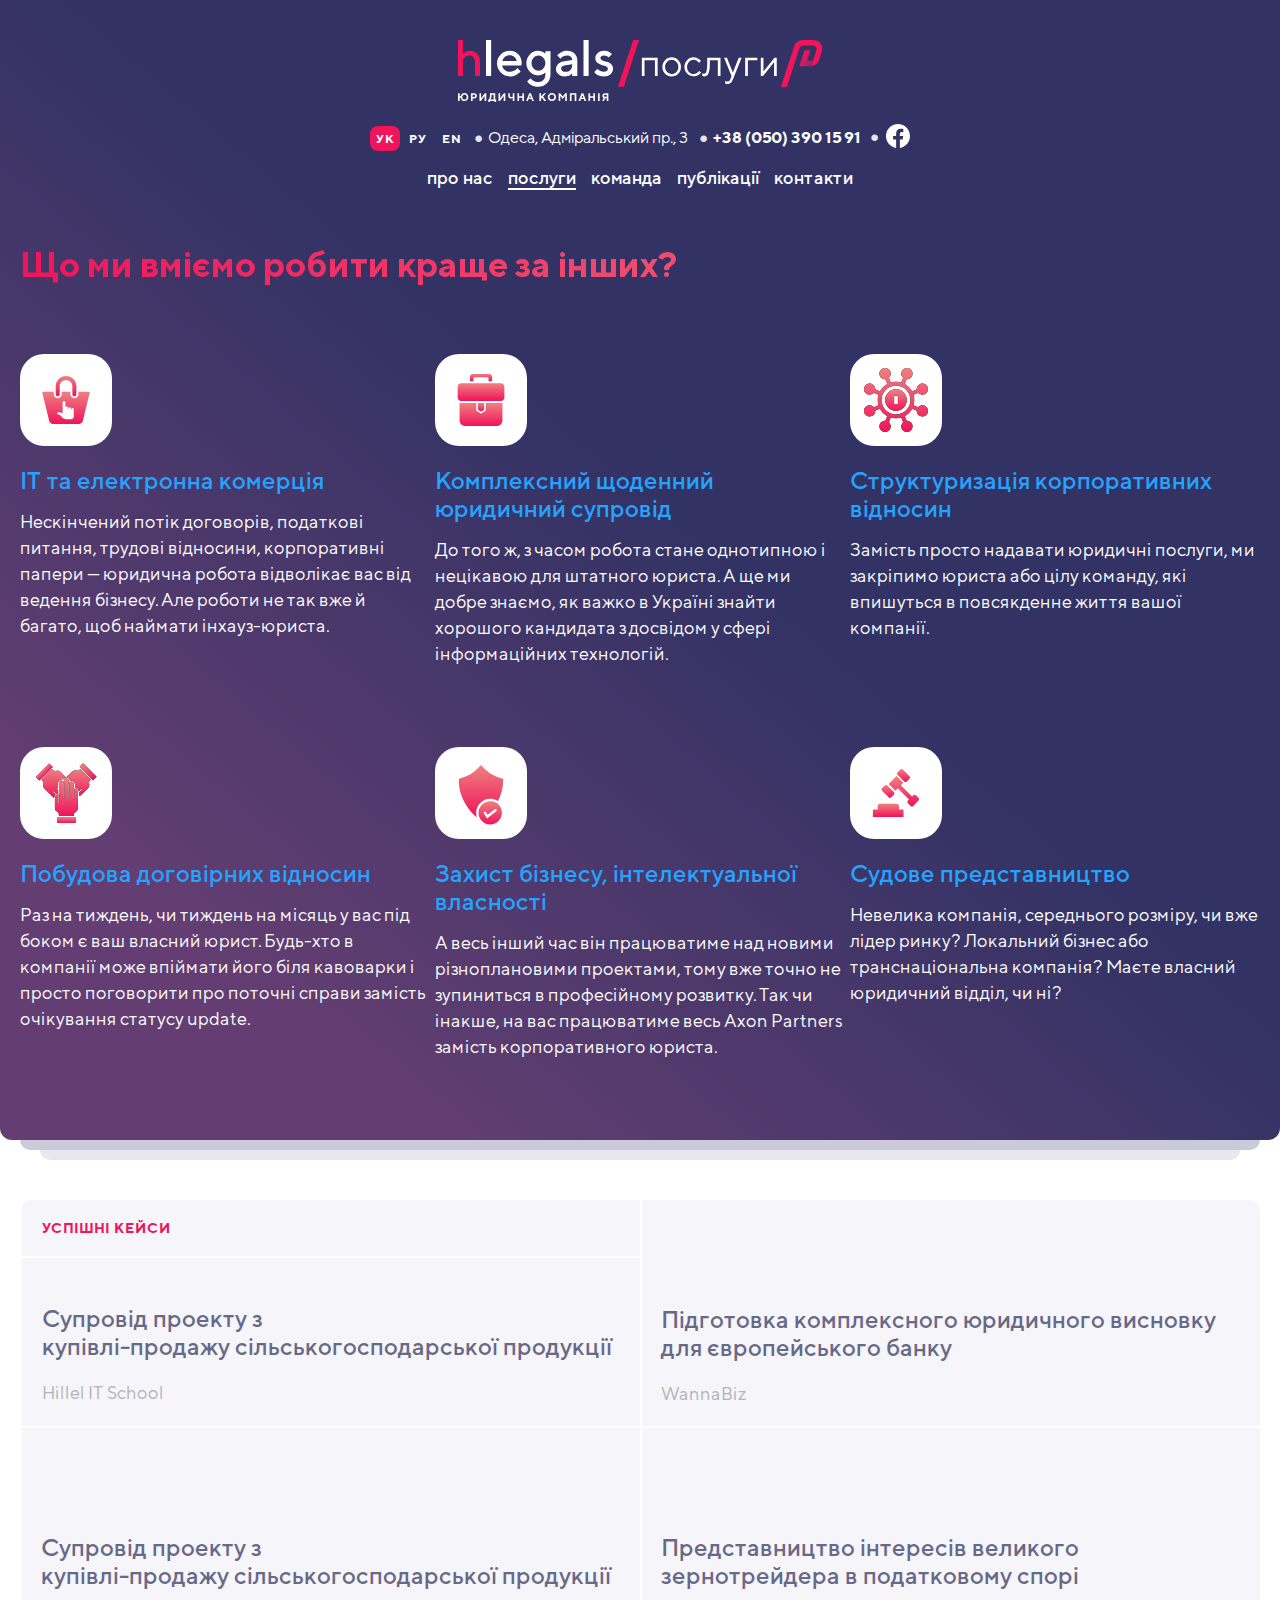
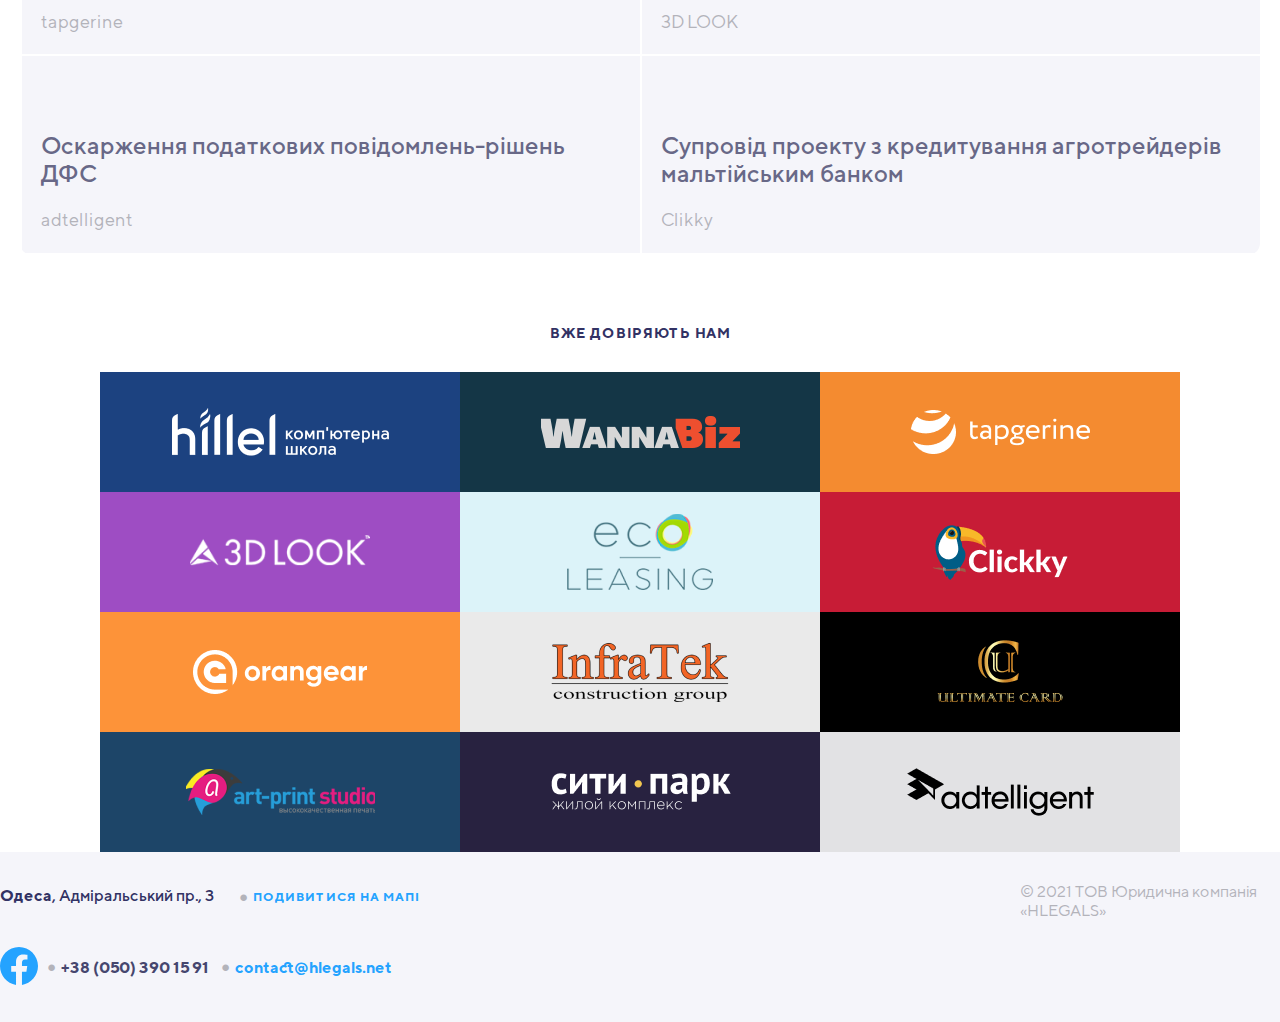
<file: pages/services.html>
<!DOCTYPE html>
<html lang="en">
<head>
    <meta charset="UTF-8">
    <meta http-equiv="X-UA-Compatible" content="IE=edge">
    <meta name="viewport" content="width=device-width, initial-scale=1.0">
    <title>Hlegals/Services</title>
    <link rel="stylesheet" href="../css/reset200802.css">
    <link rel="stylesheet" href="../css/style.css">
</head>
<body>
    <div class="bg_shadow-bottom">
        <div class="bg_shadow-top">
            <section class="container-bg_bottom">
                <header class="container header">
                    <div class="header_logo">
                        <a href="../index.html" class="header_logo-link hlegals_service-link">
                            <img src="../img-s/hlegals-service.svg" alt="" class="header_logo-img hlegals_service-img">
                        </a>
                        <div class="header_humburger-menu">
                            <button class="open-modal"><img src="../img-s/humburger-menu.svg" alt="" class="humburger-img  dark-vers"></button>
                            <div class="popup">
                                <ul class="inside-list">
                                    <li class="inside-item">
                                        <button class="close"><img src="../img-s/close.svg" alt=""></button>
                                        <a href="about.html" class="inside-link">про нас</a>
                                    </li>
                                    <li class="inside-item">
                                        <a href="#" class="inside-link">послуги</a>
                                    </li>
                                    <li class="inside-item">
                                        <a href="team-page.html" class="inside-link">команда</a>
                                    </li>
                                    <li class="inside-item">
                                        <a href="publication-page.html" class="inside-link">публікації</a>
                                    </li>
                                    <li class="inside-item">
                                        <a href="connection-page.html" class="inside-link">контакти</a>
                                    </li>
                                </ul>
                            </div>
                        </div>
                    </div>
                    <nav class="header-nav">
                        <ul class="nav-list_contacts">
                            <li class="nav-item_lang">
                                <a href="#" class="nav-link_lang services-lang  active-lang">УК</a>
                                <a href="#" class="nav-link_lang services-lang">РУ</a>
                                <a href="#" class="nav-link_lang services-lang">EN</a>
                            </li>
                            <li class="nav-item_contacts">
                                <a href="connection-page.html" class="nav-link_address">Одеса, Адміральський пр., 3</a>
                            </li>
                            <li class="nav-item_contacts item-tell">
                                <a href="tel:+380503901591" class="link_tell services-tell">+38 (050) 390 15 91</a>
                            </li>
                            <li class="nav-item_contacts facebook">
                                <a href="https://www.facebook.com/" target="_blank" class="hvr-grow face-link">
                                    <img src="../img-s/facebook-wh.svg" alt="">
                                </a>
                            </li>
                        </ul>
                        <ul class="nav-list_menu">
                            <li class="nav-item_menu">
                                <a href="about.html" class="nav-link_menu">про нас</a>
                            </li>
                            <li class="nav-item_menu">
                                <a href="#" class="nav-link_menu activ-service">послуги</a>
                            </li>
                            <li class="nav-item_menu">
                                <a href="team-page.html" class="nav-link_menu">команда</a>
                            </li>
                            <li class="nav-item_menu">
                                <a href="publication-page.html" class="nav-link_menu">публікації</a>
                            </li>
                            <li class="nav-item_menu">
                                <a href="connection-page.html" class="nav-link_menu">контакти</a>
                            </li>
                        </ul>
                    </nav>
                </header>
                <div class="container services services-mob"> 
                    <h2 class="services-title">Що ми вміємо робити краще за інших?</h2>
                    <ul class="services-card_list">
                        <li class="services-card_item">
                            <div class="title-img">
                                <a href="commerce-page.html" class="services-card_link"><img src="../img-s/korzina-icon.svg" class="services-img hvr-grow" alt=""></a>
                                <h4 class="services-card_title">IT та електронна комерція</h4>
                            </div>
                            <p class="services-card_discription">Нескінчений потік договорів, податкові питання, трудові відносини, корпоративні папери — юридична робота відволікає вас від ведення бізнесу. Але роботи не так вже й багато, щоб наймати інхауз-юриста.
                            </p>
                        </li>
                        <li class="services-card_item">
                            <div class="title-img">
                                <a href="commerce-page.html" class="services-card_link"><img src="../img-s/portfel.svg" class="services-img hvr-grow" alt=""></a>
                                <h4 class="services-card_title">Комплексний щоденний <br> юридичний супровід</h4>
                            </div>
                            <p class="services-card_discription">До того ж, з часом робота стане однотипною і нецікавою для штатного юриста. А ще ми добре знаємо, як важко в Україні знайти хорошого кандидата з досвідом у сфері інформаційних технологій.
                            </p>
                        </li>
                        <li class="services-card_item">
                            <div class="title-img">
                                <a href="commerce-page.html" class="services-card_link"><img src="../img-s/strykt-icon.svg" class="services-img hvr-grow" alt=""></a>
                                <h4 class="services-card_title">Структуризація корпоративних відносин</h4>
                            </div>
                            <p class="services-card_discription">Замість просто надавати юридичні послуги, ми закріпимо юриста або цілу команду, які впишуться в повсякденне життя вашої компанії. 
                            </p>
                        </li>
                        <li class="services-card_item">
                            <div class="title-img">
                                <a href="commerce-page.html" class="services-card_link"><img src="../img-s/hand-icon.svg" class="services-img hvr-grow" alt=""></a>
                                <h4 class="services-card_title">Побудовa договірних відносин</h4>
                            </div>
                            <p class="services-card_discription">Раз на тиждень, чи тиждень на місяць у вас під боком є ваш власний юрист. Будь-хто в компанії може впіймати його біля кавоварки і просто поговорити про поточні справи замість очікування статусу update.
                            </p>
                        </li>
                        <li class="services-card_item">
                            <div class="title-img">
                                <a href="commerce-page.html" class="services-card_link"><img src="../img-s/shield-icon.svg" class="services-img hvr-grow" alt=""></a>
                                <h4 class="services-card_title">Захист бізнесу, інтелектуальної власності</h4>
                            </div>
                            <p class="services-card_discription">А весь інший час він працюватиме над новими різноплановими проектами, тому вже точно не зупиниться в професійному розвитку. Так чи інакше, на вас працюватиме весь Axon Partners замість корпоративного юриста.
                            </p>
                        </li>
                        <li class="services-card_item">
                            <div class="title-img">
                                <a href="commerce-page.html" class="services-card_link"><img src="../img-s/molot-icon.svg" class="services-img hvr-grow" alt=""></a>
                                <h4 class="services-card_title">Судове представництво</h4>
                            </div>
                            <p class="services-card_discription">Невелика компанія, середнього розміру, чи вже лідер ринку? Локальний бізнес або транснаціональна компанія? Маєте власний юридичний відділ, чи ні?
                            </p>
                        </li>
                    </ul>
                </div>
            </section>
        </div>
    </div>
    <main>
        <section class="team">
            <div class="container">
                <ul class="team-card_list">
                    <li class="team-card_item team-cases">
                        <h3 class="team-card_inscription">Успішні кейси</h3>
                        <div class="team-card_text">
                            <p class="team-card_discription">Супровід проекту з <br> купівлі-продажу сільськогосподарської продукції</p>
                            <a href="https://ithillel.ua/" target="_blank" class="team-card_link">Hillel IT School</a>
                        </div>
                    </li>
                    <li class="team-card_item bloks-top">
                        <p class="team-card_discription discription-medium">Підготовка комплексного юридичного висновку для європейського банку</p>
                        <a href="http://wannabiz.com.ua/" target="_blank" class="team-card_link">WannaBiz</a>
                    </li>
                    <li class="team-card_item bloks-top">
                        <p class="team-card_discription">Супровід проекту з <br> купівлі-продажу сільськогосподарської продукції</p>
                        <a href="https://appsamurai.com/tapgerine/" target="_blank" class="team-card_link">tapgerine</a>
                    </li>
                    <li class="team-card_item blok-small">
                        <p class="team-card_discription discription-small">Представництво інтересів великого зернотрейдера в податковому спорі</p>
                        <a href="https://3dlook.me/" target="_blank" class="team-card_link">3D LOOK</a>
                    </li>
                    <li class="team-card_item bloks-bottom">
                        <p class="team-card_discription discription-medium">Оскарження податкових повідомлень-рішень ДФС</p>
                        <a href="https://adtelligent.com/" target="_blank" class="team-card_link">adtelligent</a>
                    </li>
                    <li class="team-card_item bloks-bottom">
                        <p class="team-card_discription discription-large">Супровід проекту з кредитування агротрейдерів мальтійським банком</p>
                        <a href="https://clicky.com/" target="_blank" class="team-card_link">Clikky</a>
                    </li>
                </ul>
            </div>
        </section>
        <section class="banners">
            <h3 class="banners-title">Вже довіряють нам</h3>
            <ul class="banners-list">
                <li class="banners-item hillel-img">
                    <a href="https://ithillel.ua/" target="_blank" class="banners-link">
                        <img src="../img-s/hillel.png" alt="" class="banner-img">
                    </a>
                </li>
                <li class="banners-item wannabiz-img">
                    <a href="http://wannabiz.com.ua/" target="_blank" class="banners-link">
                        <img src="../img-s/wanabiz.png" alt="" class="banner-img">
                    </a>
                </li>
                <li class="banners-item tapgerine-img">
                    <a href="https://appsamurai.com/tapgerine/" target="_blank" class="banners-link">
                        <img src="../img-s/tapgarine.png" alt="" class="banner-img" >
                    </a>
                </li>
                <li class="banners-item look-img">
                    <a href="https://3dlook.me/" target="_blank" >
                        <img src="../img-s/3dlook.png" alt="" class="banner-img">
                    </a>
                </li>
                <li class="banners-item orangear-img">
                    <a href="https://www.g2.com/products/orangear/reviews" target="_blank" >
                        <img src="../img-s/orangear.png" alt="" class="banner-img">
                    </a>
                </li>
                <li class="banners-item adteligent-img">
                    <a href="https://adtelligent.com/" target="_blank" class="banner-img">
                        <img src="../img-s/adteligent.png" alt="" class="banner-img">
                    </a>
                </li>
                <li class="banners-item clikky-img">
                    <a href="https://clicky.com/" target="_blank" class="banners-link">
                        <img src="../img-s/clikky.png" alt="" class="banner-img">
                    </a>
                </li>
                <li class="banners-item ecoleasing-img">
                    <a href="https://ecolease.com.ua/ua/auto/" target="_blank" class="banners-link">
                        <img src="../img-s/ecoleasing.png" alt="" class="banner-img">
                    </a>
                </li>
                <li class="banners-item infratek-img">
                    <a href="https://www.infratec.eu/" target="_blank" class="banners-link">
                        <img src="../img-s/infratek.png" alt="" class="banner-img">
                    </a>
                </li>
                <li class="banners-item city-img">
                    <a href="https://ru-ru.facebook.com/citypark.odessa/" target="_blank" class="banners-link">
                        <img src="../img-s/city-park.png" alt="" class="banner-img">
                    </a>
                </li>
                <li class="banners-item print-img">
                    <a href="https://www.artprintstudio.com.ua/" target="_blank" class="banners-link">
                        <img src="../img-s/art-print.png" alt="" class="banner-img">
                    </a>
                </li>
                <li class="banners-item ultimate-img">
                    <a href="https://www.facebook.com/pg/UltimateCard/posts/" target="_blank" class="banners-link">
                        <img src="../img-s/ultimate-card.png" alt="" class="banner-img">
                    </a>
                </li>
            </ul>
        </section>
    </main>
    <footer class="footer">
        <div class="container footer-noline">
            <div class="footer-block">
                    <p class="footer-adress footer-services"> 
                        <a href="connection-page.html" class="footer-contact"><b>Одеса</b>, Адміральський пр., 3</a>
                        <span class="footer-position footer-dots"><a href="connection-page.html" class=" footer-link_map">Подивитися на мапі</a></span>
                    </p>
                    <span class="footer-copirate">© 2021 ТОВ Юридична компанія «HLEGALS»</span>
            </div>  
            <div class="footer-block_bootom">
                <a href="#" class="footer-link_facebook hvr-grow"><img src="../img-s/facebook-blue.svg" alt=""></a>
                <span class="footer-position footer-dots"><a href="tel:+380503901591" class="footer-contact footer-tell">+38 (050) 390 15 91</a></span>
                <span class="footer-position footer-dots"><a href="mailto:contact@hlegals.net" class="footer-link_mail">contact@hlegals.net</a></span>
                <span class="footer-copirate copirate-mob">© 2021 ТОВ Юридична компанія <br> «HLEGALS»</span>
            </div> 
        </div>
    </footer>
    <script>
        const button = document.querySelectorAll('.open-modal');
        const popup = document.querySelectorAll('.popup');
        const close = document.querySelectorAll('.close');

        button[0].addEventListener('click', () => {
        popup[0].classList.add('open');
        });

        close[0].addEventListener('click', () => {
        popup[0].classList.remove('open');
        });
    </script>
</body>
</html>
</file>
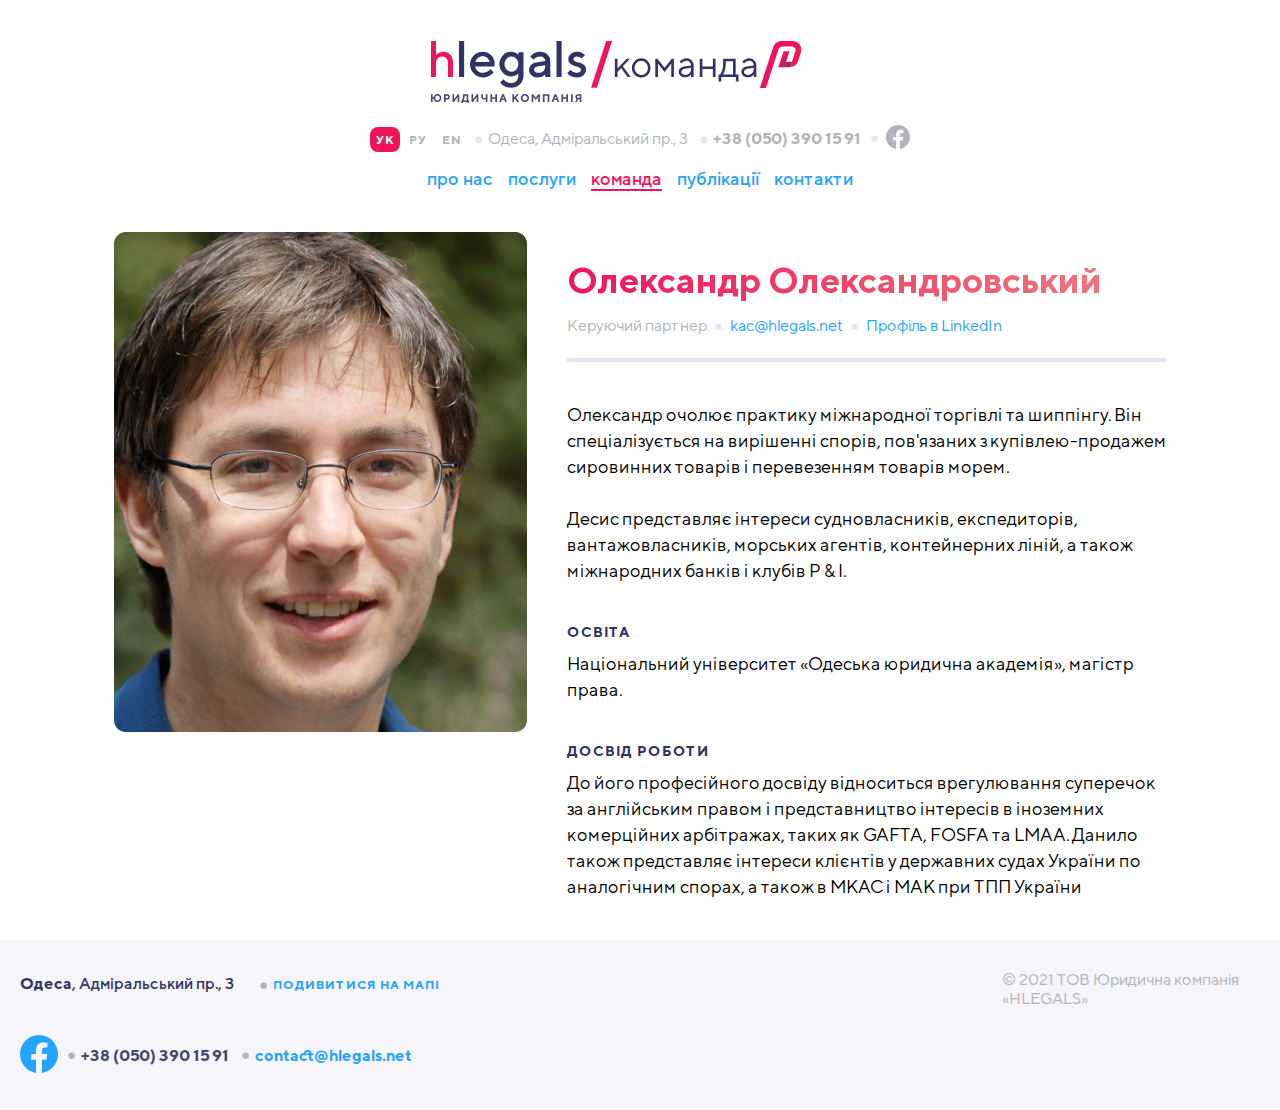
<file: pages/team-member-page.html>
<!DOCTYPE html>
<html lang="en">
<head>
    <meta charset="UTF-8">
    <meta http-equiv="X-UA-Compatible" content="IE=edge">
    <meta name="viewport" content="width=device-width, initial-scale=1.0">
    <title>Hlegals/Team-member</title>
    <link rel="stylesheet" href="../css/reset200802.css">
    <link rel="stylesheet" href="../css/style.css">
</head>
<body>
    <header>
        <div class="container header">
            <div class="header_logo">
                <a href="team-page.html" class="header_logo-link">
                    <img src="../img-s/hlegals-team.svg" alt="" class="header_logo-img about-logo">
                </a>
                <div class="header_humburger-menu">
                    <button class="open-modal"><img src="../img-s/humburger-dark.svg" alt="" class="humburger-img"></button>
                    <div class="popup">
                        <ul class="inside-list">
                            <li class="inside-item">
                                <button class="close"><img src="../img-s/close.svg" alt=""></button>
                                <a href="about.html" class="inside-link">про нас</a>
                            </li>
                            <li class="inside-item">
                                <a href="services.html" class="inside-link">послуги</a>
                            </li>
                            <li class="inside-item">
                                <a href="#" class="inside-link">команда</a>
                            </li>
                            <li class="inside-item">
                                <a href="publication-page.html" class="inside-link">публікації</a>
                            </li>
                            <li class="inside-item">
                                <a href="connection-page.html" class="inside-link">контакти</a>
                            </li>
                        </ul>
                    </div>
                </div>
            </div>
            <nav class="header-nav">
                <ul class="nav-list_contacts">
                    <li class="nav-item_lang">
                        <a href="#" class="nav-link_lang about-lang active-lang">УК</a>
                        <a href="#" class="nav-link_lang about-lang">РУ</a>
                        <a href="#" class="nav-link_lang about-lang">EN</a>
                    </li>
                    <li class="nav-item_contacts">
                        <a href="connection-page.html" class="nav-link_address about-address">Одеса, Адміральський пр., 3</a>
                    </li>
                    <li class="nav-item_contacts item-tell">
                        <a href="tel:+380503901591" class="link_tell about-tell">+38 (050) 390 15 91</a>
                    </li>
                    <li class="nav-item_contacts facebook">
                        <a href="https://www.facebook.com/" target="_blank" class="hvr-grow face-link">
                            <img src="../img-s/facebook-gray.svg" alt="">
                        </a>
                    </li>
                </ul>
                <ul class="nav-list_menu">
                    <li class="nav-item_menu">
                        <a href="about.html" class="nav-link_menu about-menu">про нас</a>
                    </li>
                    <li class="nav-item_menu">
                        <a href="services.html" class="nav-link_menu about-menu">послуги</a>
                    </li>
                    <li class="nav-item_menu">
                        <a href="#" class="nav-link_menu about-menu activ-menu">команда</a>
                    </li>
                    <li class="nav-item_menu">
                        <a href="publication-page.html" class="nav-link_menu about-menu">публікації</a>
                    </li>
                    <li class="nav-item_menu">
                        <a href="connection-page.html" class="nav-link_menu about-menu">контакти</a>
                    </li>
                </ul>
            </nav>
        </div>
    </header>
    <main>
        <div class="container command">
            <div class="member-block">
                <img src="../img-s/oleksanr-ol.png" alt="" class="member-face">
                <div class="member-text">
                    <div class="member-sub">
                        <h1 class="services-title member-name">Олександр Олександровський</h1>
                        <div class="member-profil">
                            <span class="command-description member-description">Керуючий партнер</span>
                            <a href="#" class="member-contacts">kac@hlegals.net</a>
                            <a href="#" class="member-contacts">Профіль в LinkedIn</a>
                        </div>
                    </div>
                    <div>
                        <p class="experience-description">
                            Олександр очолює практику міжнародної торгівлі та шиппінгу. Він спеціалізується на вирішенні спорів, пов'язаних з купівлею-продажем сировинних товарів і перевезенням товарів морем.<br>
                           <br>
                            Десис представляє інтереси судновласників, експедиторів, вантажовласників, морських агентів, контейнерних ліній, а також міжнародних банків і клубів P & I.
                        </p>
                        <h2 class="experience-title" >Освіта</h2>
                        <p class="experience-description">
                            Національний університет «Одеська юридична академія», магістр права.
                        </p>
                        <h2 class="experience-title">Досвід роботи</h2>
                        <p class="experience-description">
                            До його професійного досвіду відноситься врегулювання суперечок за англійським правом і представництво інтересів в іноземних комерційних арбітражах, таких як GAFTA, FOSFA та LMAA. Данило також представляє інтереси клієнтів у державних судах України по аналогічним спорах, а також в МКАС і МАК при ТПП України
                        </p>
                    </div>
                </div>
            </div>
        </div>
    </main>
    <footer class="footer">
        <div class="container footer-command">
            <div class="footer-block">
                    <p class="footer-adress command-adress"> 
                        <a href="connection-page.html" class="footer-contact"><b>Одеса</b>, Адміральський пр., 3</a>
                        <span class="footer-position footer-dots"><a href="connection-page.html" class=" footer-link_map">Подивитися на мапі</a></span>
                    </p>
                    <span class="footer-copirate">© 2021 ТОВ Юридична компанія «HLEGALS»</span>
            </div>  
            <div class="footer-block_bootom">
                <a href="#" class="footer-link_facebook hvr-grow"><img src="../img-s/facebook-blue.svg" alt=""></a>
                <span class="footer-position footer-dots"><a href="tel:+380503901591" class="footer-contact footer-tell">+38 (050) 390 15 91</a></span>
                <span class="footer-position footer-dots"><a href="mailto:contact@hlegals.net" class="footer-link_mail">contact@hlegals.net</a></span>
                <span class="footer-copirate copirate-mob">© 2021 ТОВ Юридична компанія <br> «HLEGALS»</span>
            </div> 
        </div>
    </footer>
    <script>
        const swiper = new Swiper('.swiper-container', {
            // Optional parameters
            loop: true,
            // If we need pagination
            pagination: {
            el: '.swiper-pagination',
            clickable: true
            },
        });
      </script>
      <script>
        const button = document.querySelectorAll('.open-modal');
        const popup = document.querySelectorAll('.popup');
        const close = document.querySelectorAll('.close');

        button[0].addEventListener('click', () => {
        popup[0].classList.add('open');
        });

        close[0].addEventListener('click', () => {
        popup[0].classList.remove('open');
        });
    </script>
</body>
</html>
</file>
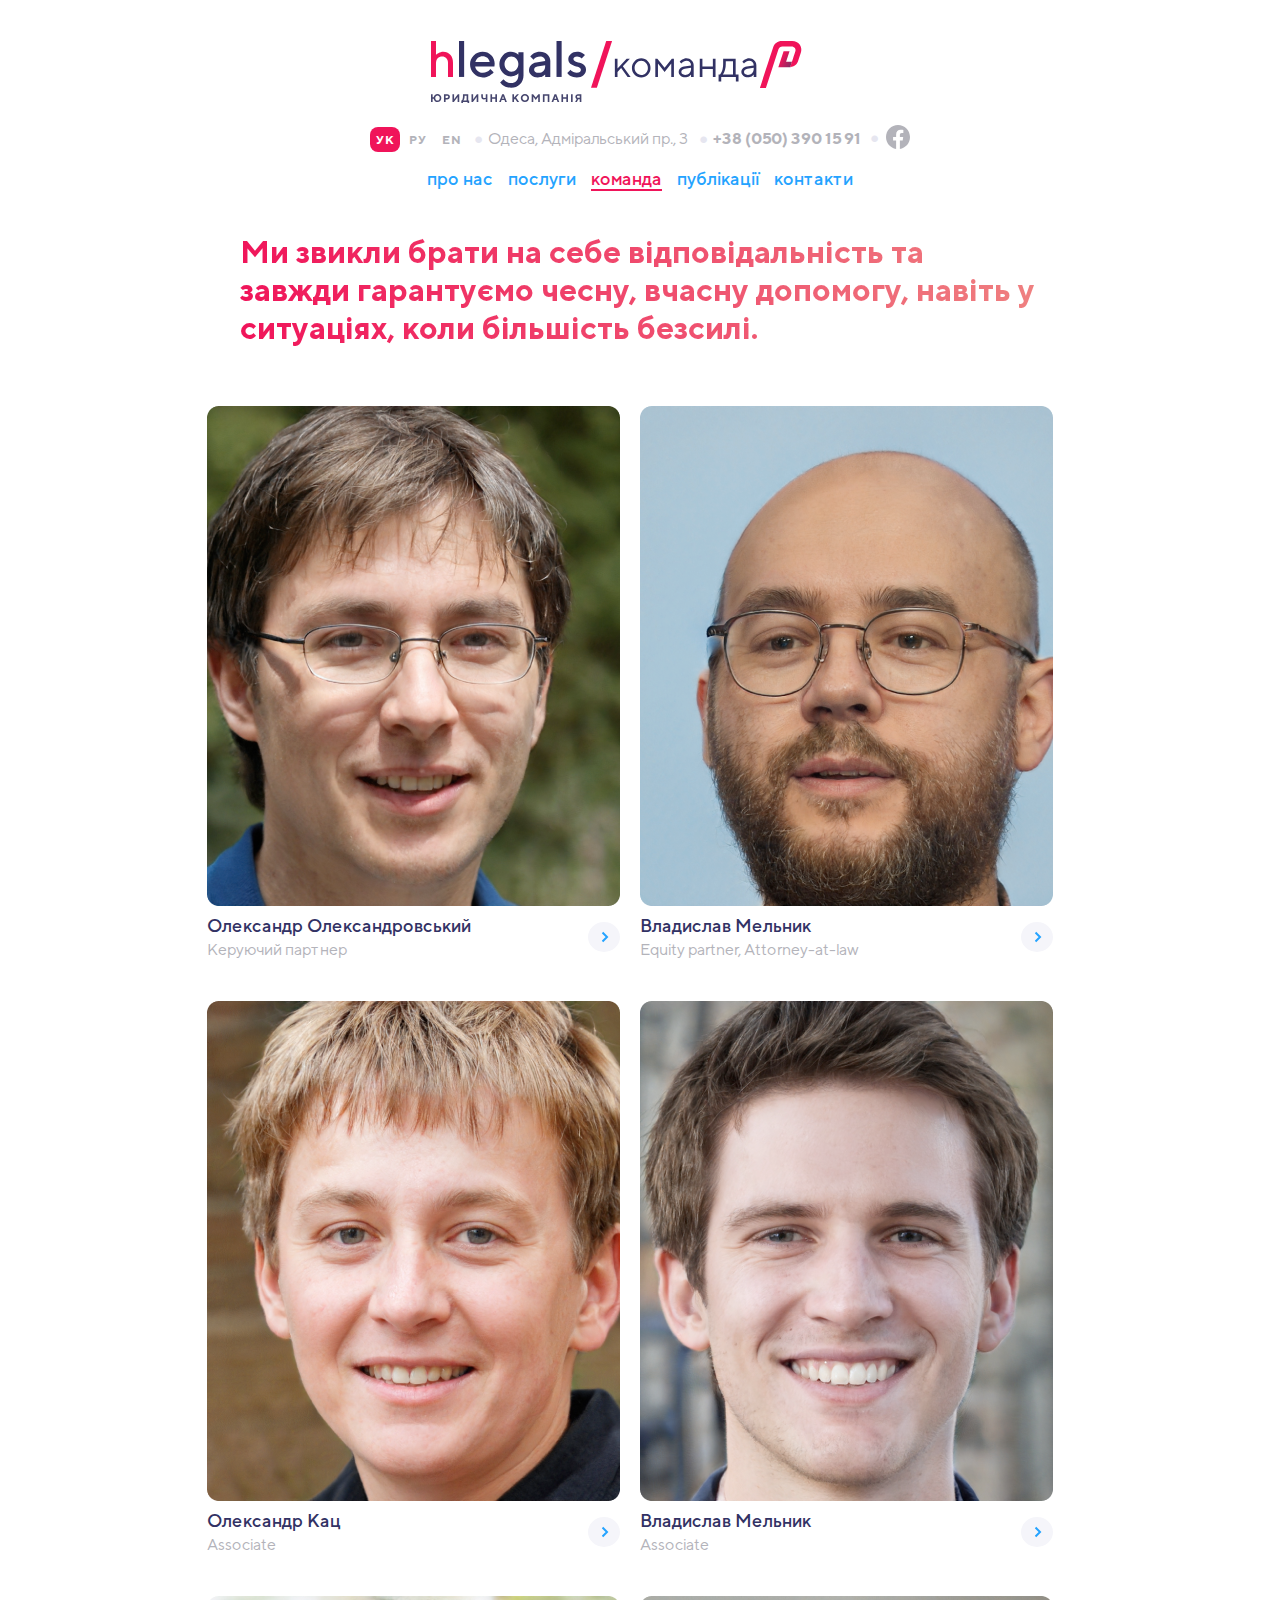
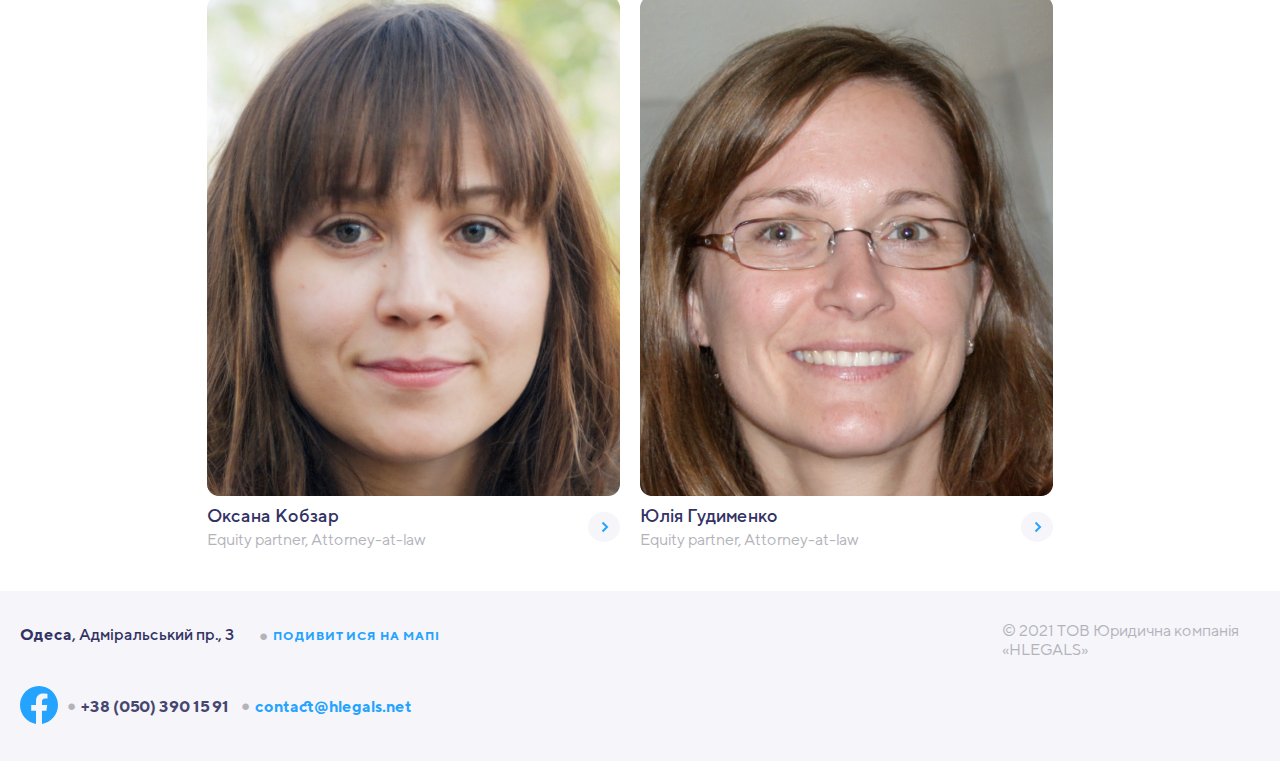
<file: pages/team-page.html>
<!DOCTYPE html>
<html lang="en">
<head>
    <meta charset="UTF-8">
    <meta http-equiv="X-UA-Compatible" content="IE=edge">
    <meta name="viewport" content="width=device-width, initial-scale=1.0">
    <title>Hlegals/Team</title>
    <link rel="stylesheet" href="../css/reset200802.css">
    <link rel="stylesheet" href="../css/style.css">
</head>
<body>
    <header>
        <div class="container header">
            <div class="header_logo">
                <a href="../index.html" class="header_logo-link">
                    <img src="../img-s/hlegals-team.svg" alt="" class="header_logo-img about-logo">
                </a>
                <div class="header_humburger-menu">
                    <button class="open-modal"><img src="../img-s/humburger-dark.svg" alt="" class="humburger-img"></button>
                    <div class="popup">
                        <ul class="inside-list">
                            <li class="inside-item">
                                <button class="close"><img src="../img-s/close.svg" alt=""></button>
                                <a href="about.html" class="inside-link">про нас</a>
                            </li>
                            <li class="inside-item">
                                <a href="services.html" class="inside-link">послуги</a>
                            </li>
                            <li class="inside-item">
                                <a href="#" class="inside-link">команда</a>
                            </li>
                            <li class="inside-item">
                                <a href="publication-page.html" class="inside-link">публікації</a>
                            </li>
                            <li class="inside-item">
                                <a href="connection-page.html" class="inside-link">контакти</a>
                            </li>
                        </ul>
                    </div>
                </div>
            </div>
            <nav class="header-nav">
                <ul class="nav-list_contacts">
                    <li class="nav-item_lang">
                        <a href="#" class="nav-link_lang about-lang active-lang">УК</a>
                        <a href="#" class="nav-link_lang about-lang">РУ</a>
                        <a href="#" class="nav-link_lang about-lang">EN</a>
                    </li>
                    <li class="nav-item_contacts">
                        <a href="connection-page.html" class="nav-link_address about-address">Одеса, Адміральський пр., 3</a>
                    </li>
                    <li class="nav-item_contacts item-tell">
                        <a href="tel:+380503901591" class="link_tell about-tell">+38 (050) 390 15 91</a>
                    </li>
                    <li class="nav-item_contacts facebook">
                        <a href="https://www.facebook.com/" target="_blank" class="hvr-grow face-link">
                            <img src="../img-s/facebook-gray.svg" alt="">
                        </a>
                    </li>
                </ul>
                <ul class="nav-list_menu">
                    <li class="nav-item_menu">
                        <a href="about.html" class="nav-link_menu about-menu">про нас</a>
                    </li>
                    <li class="nav-item_menu">
                        <a href="services.html" class="nav-link_menu about-menu">послуги</a>
                    </li>
                    <li class="nav-item_menu">
                        <a href="#" class="nav-link_menu about-menu activ-menu">команда</a>
                    </li>
                    <li class="nav-item_menu">
                        <a href="publication-page.html" class="nav-link_menu about-menu">публікації</a>
                    </li>
                    <li class="nav-item_menu">
                        <a href="connection-page.html" class="nav-link_menu about-menu">контакти</a>
                    </li>
                </ul>
            </nav>
        </div>
    </header>
    <main>
        <div class="container command">
            <h1 class="services-title team-title command-title">Ми звикли брати на себе відповідальність та завжди гарантуємо чесну, вчасну допомогу, навіть у ситуаціях, коли більшість безсилі.</h1>
            <ul class="command-list">
                <li class="command-item">
                    <img src="../img-s/oleksanr-ol.png" alt="" class="command-face">
                    <div class="command-text">
                        <div class="command-sub">
                            <a href="team-member-page.html" class="name-link">Олександр Олександровський</a>
                            <p class="command-description">
                                Керуючий партнер
                            </p>
                        </div>
                        <a href="team-member-page.html" class="command-link"><img src="../img-s/blue-strelka.svg" alt="" class="command-img hvr-grow"></a>
                    </div>
                </li>
                <li class="command-item">
                    <img src="../img-s/vlad1.png" alt="" class="command-face">
                    <div class="command-text">
                        <div class="command-sub">
                            <a href="team-member-page.html" class="name-link">Владислав Мельник</a>
                            <p class="command-description">
                                Equity partner, Attorney-at-law
                            </p>
                        </div>
                        <a href="team-member-page.html" class="command-link"><img src="../img-s/blue-strelka.svg" alt="" class="command-img hvr-grow"></a>
                    </div>
                </li>
                <li class="command-item">
                    <img src="../img-s/vlad2.png" alt="" class="command-face">
                    <div class="command-text">
                        <div class="command-sub">
                            <a href="team-member-page.html" class="name-link">Олександр Кац</a>
                            <p class="command-description">
                                Associate
                            </p>
                        </div>
                        <a href="team-member-page.html" class="command-link"><img src="../img-s/blue-strelka.svg" alt="" class="command-img hvr-grow"></a>
                    </div>
                </li>
                <li class="command-item">
                    <img src="../img-s/vlad-mel.png" alt="" class="command-face">
                    <div class="command-text">
                        <div class="command-sub">
                            <a href="team-member-page.html" class="name-link">Владислав Мельник</a>
                            <p class="command-description">
                                Associate
                            </p>
                        </div>
                        <a href="team-member-page.html" class="command-link"><img src="../img-s/blue-strelka.svg" alt="" class="command-img hvr-grow"></a>
                    </div>
                </li>
                <li class="command-item">
                    <img src="../img-s/oksana-kobzar.png" alt="" class="command-face">
                    <div class="command-text">
                        <div class="command-sub">
                            <a href="team-member-page.html" class="name-link">Оксана Кобзар</a>
                            <p class="command-description">
                                Equity partner, Attorney-at-law                            
                            </p>
                        </div>
                        <a href="team-member-page.html" class="command-link"><img src="../img-s/blue-strelka.svg" alt="" class="command-img hvr-grow"></a>
                    </div>
                </li>
                <li class="command-item">
                    <img src="../img-s/yuli.png" alt="" class="command-face">
                    <div class="command-text">
                        <div class="command-sub">
                            <a href="team-member-page.html" class="name-link">Юлія Гудименко</a>
                            <p class="command-description">
                                Equity partner, Attorney-at-law                              
                            </p>
                        </div>
                        <a href="team-member-page.html" class="command-link"><img src="../img-s/blue-strelka.svg" alt="" class="command-img hvr-grow"></a>
                    </div>
                </li>
            </ul>
        </div>
    </main>
    <footer class="footer">
        <div class="container footer-command">
            <div class="footer-block">
                    <p class="footer-adress command-adress"> 
                        <a href="connection-page.html" class="footer-contact"><b>Одеса</b>, Адміральський пр., 3</a>
                        <span class="footer-position footer-dots"><a href="connection-page.html" class=" footer-link_map">Подивитися на мапі</a></span>
                    </p>
                    <span class="footer-copirate">© 2021 ТОВ Юридична компанія «HLEGALS»</span>
            </div>  
            <div class="footer-block_bootom">
                <a href="#" class="footer-link_facebook hvr-grow"><img src="../img-s/facebook-blue.svg" alt=""></a>
                <span class="footer-position footer-dots"><a href="tel:+380503901591" class="footer-contact footer-tell">+38 (050) 390 15 91</a></span>
                <span class="footer-position footer-dots"><a href="mailto:contact@hlegals.net" class="footer-link_mail">contact@hlegals.net</a></span>
                <span class="footer-copirate copirate-mob">© 2021 ТОВ Юридична компанія <br> «HLEGALS»</span>
            </div> 
        </div>
    </footer>
    <script>
        const swiper = new Swiper('.swiper-container', {
            // Optional parameters
            loop: true,
            // If we need pagination
            pagination: {
            el: '.swiper-pagination',
            clickable: true
            },
        });
      </script>
      <script>
        const button = document.querySelectorAll('.open-modal');
        const popup = document.querySelectorAll('.popup');
        const close = document.querySelectorAll('.close');

        button[0].addEventListener('click', () => {
        popup[0].classList.add('open');
        });

        close[0].addEventListener('click', () => {
        popup[0].classList.remove('open');
        });
    </script>
</body>
</html>
</file>
<file: css/vertical-slaider.css>
#wrapper {
  padding-top: 80px;
  display: flex;
}
#left-side {
  display: flex;
  align-items: center;
  justify-content: center;
}
.slaider-text {
  margin-bottom: 15px;
}
#border {
  margin-left: 40px;
  height: 290px;
  width: 4px;
  background-color: #E6E6F0;
}
#border #line.one {
  width: 4px;
  height: 75px;
  background-color: #F0145A;
  margin-left: 0;

  -webkit-transition: all .4s ease-in-out;
          transition: all .4s ease-in-out;
}
#border #line.two {
  width: 4px;
  height: 75px;
  background-color: #F0145A;
  margin-left: 0;
  margin-top: 60px;
  -webkit-transition: all .4s ease-in-out;
          transition: all .4s ease-in-out;
}
#border #line.three {
  width: 4px;
  height: 75px;
  background-color: #F0145A;
  margin-left: 0;
  margin-top: 125px;
  -webkit-transition: all .4s ease-in-out;
          transition: all .4s ease-in-out;
}
#border #line.four {
  width: 4px;
  height: 75px;
  background-color: #F0145A;
  margin-left: 0;
  margin-top: 215px;
  -webkit-transition: all .4s ease-in-out;
          transition: all .4s ease-in-out;
}

#right-side {
  padding-top: 45px;
  margin-left: 40px;
}
#right-side #first, #right-side #second, #right-side #third, #right-side #fourth {
  background: #FFFFFF;
  -webkit-background-clip: text;
  -webkit-text-fill-color: transparent; 
  color: #000;
  display: none;
}
#right-side #first.active, #right-side #second.active, #right-side #third.active, #right-side #fourth.active {
  display: flex;
  align-items: center;
  justify-content: center;
  flex-direction: column;
}

.title {
  width: 600px;
  font-size: 32px;
  line-height: 38px;
  margin-bottom: 20px;
}
.subtitle {
  width: 600px;
  font-size: 21px;
  line-height: 30px;
}
.active{
  background-image: linear-gradient(75.00deg, #EF8080 0.84%, #F0145A 99.96%);;
  -webkit-background-clip: text;
  -webkit-text-fill-color: transparent; 
}
.slaider-text:hover {
  background-image: linear-gradient(75.00deg, #EF8080 0.84%, #F0145A 99.96%);;
  -webkit-background-clip: text;
  -webkit-text-fill-color: transparent; 
}

@media (max-width: 1319px) {
  #wrapper {
   justify-content: center;
  }
  #right-side {
    max-width: 600px;
    width: 100%;
  }
  .title {
    width: 100%;
    max-width: 600px;
    margin-bottom: 20px;
  }
  .subtitle {
    width: 100%;
    max-width: 600px;
  }
}

@media (max-width: 767px) {
  #wrapper  {
    display: none;
}
}
</file>
<file: css/style.css>
@charset "UTF-8";
@font-face {
  font-family: "TT-Norms";
  src: url("../fonts/TTNorms-Regular.eot");
  src: url("../fonts/TTNorms-Regular.eot") format("embedded-opentype"), url("../fonts/TTNorms-Regular.woff2") format("woff2"), url("../fonts/TTNorms-Regular.woff") format("woff"), url("../fonts/TTNorms-Regular.ttf") format("truetype"), url("../fonts/TTNorms-Regular.svg") format("svg");
  font-weight: 400;
}
@font-face {
  font-family: "TT-Norms";
  src: url("../fonts/TTNorms-Bold.eot");
  src: url("../fonts/TTNorms-Bold.eot") format("embedded-opentype"), url("../fonts/TTNorms-Bold.woff2") format("woff2"), url("../fonts/TTNorms-Bold.woff") format("woff"), url("../fonts/TTNorms-Bold.ttf") format("truetype"), url("../fonts/TTNorms-Bold.svg") format("svg");
  font-weight: 700;
}
@font-face {
  font-family: "TT-Norms";
  src: url("../fonts/TTNorms-Medium.eot");
  src: url("../fonts/TTNorms-Medium.eot") format("embedded-opentype"), url("../fonts/TTNorms-Medium.woff2") format("woff2"), url("../fonts/TTNorms-Medium.woff") format("woff"), url("../fonts/TTNorms-Medium.ttf") format("truetype"), url("../fonts/TTNorms-Medium.svg") format("svg");
  font-weight: 500;
}
body {
  font-family: "TT-Norms", sans-serif;
  font-weight: 400;
  font-size: 18px;
  line-height: 26px;
  min-width: 375px;
}

* {
  box-sizing: border-box;
}

.container-bg_top {
  background-image: linear-gradient(180deg, rgba(50, 50, 100, 0) 16.67%, #323264 100%), url("../img-s/frame.svg"), linear-gradient(23.5deg, #323264 14.33%, #323264 51.39%, #7A425E 87.53%), linear-gradient(228.57deg, #323264 11.93%, #323264 57.17%);
  background-repeat: no-repeat, no-repeat, no-repeat, no-repeat;
  background-position: bottom center, bottom center, right, center;
  background-size: 100% 200px, auto, 2000px auto, auto;
}

.container {
  width: 1320px;
  margin: 0 auto;
}

.header {
  display: flex;
  justify-content: space-between;
  padding-top: 50px;
}

.header_humburger-menu {
  display: none;
}

.header_logo-link {
  display: inline-block;
}

.nav-list_contacts {
  display: flex;
  margin-bottom: 10px;
}

.nav-link_lang {
  font-weight: 700;
  font-size: 12px;
  line-height: 14px;
  text-align: center;
  letter-spacing: 1px;
  text-decoration: none;
  padding: 5px 6px;
  color: #FFFFFF;
}
.nav-link_lang:hover {
  background-color: #EDEDF7;
  color: #B3B3BA;
  border-radius: 8px;
}
.nav-link_lang:last-child {
  margin-right: 5px;
}

.nav-link_address {
  font-size: 16px;
  line-height: 19px;
  color: #FFFFFF;
  text-decoration: none;
  display: inline-block;
  margin-right: 10px;
}
.nav-link_address:hover {
  border-bottom: 1px solid #FFFFFF;
}

.nav-item_contacts {
  position: relative;
  margin-left: 15px;
}
.nav-item_contacts::before {
  content: "•";
  color: #E6E6F0;
  font-size: 26px;
  font-weight: 700;
  left: -15px;
  line-height: 18px;
  position: absolute;
  top: 3px;
}

.facebook::before {
  left: -17px;
  top: 2px;
}

.face-link {
  display: block;
  width: 24px;
  height: 24px;
}

.link_tell {
  font-weight: 700;
  font-size: 16px;
  line-height: 19px;
  color: #FFFFFF;
  text-decoration: none;
  margin-right: 10px;
}
.link_tell:hover {
  border-bottom: 1px solid #FFFFFF;
}

.nav-list_menu {
  display: flex;
  justify-content: flex-end;
}

.nav-link_menu {
  font-weight: 500;
  font-size: 18px;
  line-height: 21px;
  text-decoration: none;
  color: #FFFFFF;
}
.nav-link_menu:hover {
  border-bottom: 2px solid #FFFFFF;
}

.nav-item_menu {
  margin-right: 15px;
}
.nav-item_menu:last-child {
  margin-right: 0;
}

.logo {
  display: flex;
  flex-direction: column;
  align-items: center;
}

.logo-title {
  font-weight: 500;
  font-size: 38px;
  line-height: 45px;
  color: #FFFFFF;
  width: 800px;
  margin-top: 238px;
  text-align: center;
}

.logo-button {
  background-image: url("../img-s/button.svg");
  background-repeat: no-repeat;
  background-position: center;
  border: 1px solid #FFFFFF;
  border-radius: 50%;
  width: 42px;
  height: 42px;
  text-decoration: none;
  background-color: transparent;
  cursor: pointer;
  margin: 289px 0 20px 0;
}

.container-bg_bottom {
  background-image: linear-gradient(220.57deg, #323264 11.93%, #323264 57.17%, #643E72 87.46%), linear-gradient(228.57deg, #323264 11.93%, #323264 57.17%);
  background-size: 2000px auto, auto;
  background-repeat: no-repeat, no-repeat;
  border-radius: 0px 0px 12px 12px;
}

.bg-seam {
  position: relative;
  top: -1px;
}

.slaider-mobil {
  display: none;
}

.slider-pagination {
  position: absolute;
  bottom: 0;
}

.slaider-list {
  border-right: 4px solid #E6E6F0;
}

.slaider-item {
  text-align: right;
  margin-right: 40px;
  margin-bottom: 20px;
}
.slaider-item:hover {
  background-image: linear-gradient(90.13deg, #EF8080 0.84%, #F0145A 99.96%);
  -webkit-background-clip: text;
  -webkit-text-fill-color: transparent;
  color: #F0145A;
}

.slaider-active {
  background-image: linear-gradient(90.13deg, #EF8080 0.84%, #F0145A 99.96%);
  -webkit-background-clip: text;
  -webkit-text-fill-color: transparent;
  color: #F0145A;
  position: relative;
}
.slaider-active::after {
  content: " ";
  height: 60px;
  top: 0;
  right: -44px;
  position: absolute;
  border-right: 4px solid #F0145A;
}

.slaider-text {
  font-weight: 700;
  width: 525px;
  font-size: 42px;
  line-height: 50px;
  text-align: right;
  color: #B3B3BA;
  cursor: pointer;
}

.slaider-description {
  padding-top: 55px;
  margin-left: 40px;
}

.slaider-title {
  width: 600px;
  font-size: 32px;
  line-height: 38px;
  color: #FFFFFF;
  margin-bottom: 20px;
}

.slaider-subtitle {
  width: 600px;
  font-size: 21px;
  line-height: 30px;
  color: #FFFFFF;
}

.services {
  padding-top: 80px;
  position: relative;
}

.bg_shadow-top {
  box-shadow: 0px 30px 0px -20px #CACADB;
  border-radius: 0px 0px 30px 30px;
}

.bg_shadow-bottom {
  box-shadow: 0px 60px 0px -40px #E7E7F2;
  border-radius: 0px 0px 50px 50px;
}

.services-inscription {
  font-weight: 700;
  font-size: 14px;
  line-height: 17px;
  letter-spacing: 1px;
  text-transform: uppercase;
  color: rgba(255, 255, 255, 0.5);
  text-decoration: none;
  position: relative;
}
.services-inscription:hover {
  color: #B3B3BA;
}
.services-inscription::after {
  content: url("../img-s/strelka.svg");
  position: absolute;
  top: 1px;
  right: -13px;
  padding-left: 5px;
}

.services-title {
  font-size: 42px;
  line-height: 50px;
  background-image: linear-gradient(265.13deg, #EF8080 0.84%, #F0145A 99.96%);
  -webkit-background-clip: text;
  -webkit-text-fill-color: transparent;
  color: #F0145A;
}

.services-card_list {
  padding-top: 68px;
  display: flex;
  flex-wrap: wrap;
  justify-content: space-between;
}

.services-card_item {
  margin-bottom: 80px;
}

.services-card_link {
  width: 92px;
  height: 92px;
  display: block;
  margin-bottom: 20px;
}

.services-card_title {
  font-weight: 500;
  font-size: 24px;
  line-height: 28px;
  color: #24A3FF;
  width: 410px;
  margin-bottom: 15px;
}

.services-card_discription {
  width: 410px;
  color: #FFFFFF;
}

.team {
  padding: 60px 0 40px 0;
}

.team-slaider {
  display: flex;
  margin-bottom: 20px;
}

.team-text {
  padding: 40px 20px 0 40px;
  background-color: #F5F5FA;
  border-radius: 0 12px 12px 0;
  width: 907px;
}

.team-text_inscription {
  color: #24A3FF;
}
.team-text_inscription::after {
  content: url("../img-s/blue-strelka.svg");
  position: absolute;
  top: 1px;
  right: -10px;
}
.team-text_inscription:hover {
  color: #0085FF;
}

.team-title {
  width: 825px;
  margin-bottom: 20px;
}

.team-name {
  font-weight: 400;
  font-size: 18px;
  line-height: 21px;
  color: #B3B3BA;
  margin-bottom: 5px;
  text-decoration: none;
}
.team-name:hover {
  color: #F0145A;
}

.mobil-avatar {
  display: none;
}

.team-post {
  font-weight: 400;
  font-size: 16px;
  line-height: 22px;
  color: #B3B3BA;
}

.team-points {
  display: flex;
  justify-content: center;
}

.team-points_item {
  margin-right: 14px;
  width: 16px;
  height: 16px;
  background-color: rgba(36, 163, 255, 0.2);
  border-radius: 50%;
  cursor: pointer;
  margin-bottom: 40px;
}
.team-points_item:first-child {
  background-color: #24A3FF;
  border-radius: 50%;
}
.team-points_item:hover {
  background-color: #24A3FF;
  border-radius: 50%;
}

.team-card_list {
  display: flex;
  flex-wrap: wrap;
  border-radius: 12px;
  background-color: #F5F5FA;
}

.team-card_item {
  border-left: 2px solid #FFFFFF;
  border-bottom: 2px solid #FFFFFF;
}

.bloks-top {
  padding: 105px 19px 19px 19px;
}

.bloks-bottom {
  padding: 75px 19px 20px 19px;
}

.blok-small {
  padding: 19px 19px 20px 19px;
}

.blok-large {
  padding: 75px 19px 20px 19px;
  width: 547px;
}

.team-card_inscription {
  font-weight: 700;
  font-size: 14px;
  line-height: 17px;
  text-decoration: none;
  letter-spacing: 1px;
  text-transform: uppercase;
  color: #F0145A;
  padding: 20px 19px 19px 20px;
  width: 100%;
  border-bottom: 2px solid #FFFFFF;
}

.team-card_text {
  padding: 46px 19px 19px 20px;
}

.team-card_discription {
  font-weight: 500;
  width: 392px;
  font-size: 24px;
  line-height: 28px;
  color: #686887;
  margin-bottom: 20px;
}

.discription-small {
  width: 280px;
}

.discription-medium {
  width: 408px;
}

.discription-large {
  width: 505px;
}

.team-card_link {
  font-size: 18px;
  line-height: 26px;
  color: #B3B3BA;
  text-decoration: none;
}
.team-card_link:hover {
  color: #F0145A;
}

.banners {
  padding-top: 30px;
  width: 1440px;
  margin: 0 auto;
}

.banners-item {
  width: 360px;
  height: 120px;
}

.banners-list {
  display: flex;
  flex-wrap: wrap;
}

.banners-title {
  font-weight: 700;
  font-size: 14px;
  line-height: 17px;
  letter-spacing: 1px;
  text-align: center;
  text-transform: uppercase;
  color: #323264;
  margin-bottom: 30px;
}

.public {
  padding-top: 40px;
  background-color: #F5F5FA;
}

.public_card-mobil {
  display: none;
}

.public_card {
  display: flex;
  justify-content: space-between;
}

.grad-position {
  position: relative;
}

.public-inscription {
  position: relative;
  margin-bottom: 3px;
}
.public-inscription::after {
  content: url("../img-s/blue-strelka.svg");
  position: absolute;
  top: 1px;
  right: -12px;
}

.public-title {
  margin-bottom: 40px;
}

.public-card_item {
  background-color: #ffffff;
  border-radius: 8px;
  width: 412px;
  margin-bottom: 40px;
  line-height: 0;
}

.public-card_padding {
  padding: 20px 20px;
}

.public-card_title {
  font-weight: 500;
  font-size: 18px;
  line-height: 21px;
  color: #24A3FF;
  margin-bottom: 10px;
}
.public-card_title:hover {
  color: #F0145A;
}

.public-card_link {
  text-decoration: none;
  display: inline-block;
}

.public-card_date {
  font-weight: bold;
  font-size: 12px;
  line-height: 14px;
  letter-spacing: 1px;
  text-transform: uppercase;
  color: #B3B3BA;
  padding-bottom: 20px;
  border-bottom: 4px solid #E6E6F0;
}

.public-card_discription {
  padding-top: 20px;
  font-weight: 400;
  width: 372px;
  font-size: 16px;
  line-height: 22px;
  color: #000000;
}

.public-card_img {
  width: 412px;
}

.public-card_margin {
  margin: 0;
}

.public-bg_gradient {
  padding-top: 70px;
  height: 160px;
  width: 100%;
  background-image: linear-gradient(180deg, rgba(245, 245, 250, 0) 0%, #F5F5FA 86.5%);
  position: absolute;
  bottom: 0;
}

.public-button {
  font-family: "TT-Norms";
  font-weight: 700;
  font-size: 14px;
  line-height: 17px;
  text-align: center;
  color: #FFFFFF;
  border: none;
  padding: 15px 76px;
  background-color: #24A3FF;
  box-shadow: 0px 0px 20px rgba(36, 163, 255, 0.5);
  border-radius: 12px;
  cursor: pointer;
  display: block;
  margin: 0 auto;
}
.public-button:hover {
  background-color: #0085FF;
}

.button-link {
  text-decoration: none;
  width: 250px;
  margin: 0 auto;
}

.footer {
  background-color: #F5F5FA;
}

.footer-line {
  padding: 30px 0;
  border-top: 4px solid #E6E6F0;
}

.footer-block {
  display: flex;
  justify-content: space-between;
}

.footer-contact {
  font-weight: 500;
  font-size: 16px;
  line-height: 19px;
  color: #323264;
  margin-right: 36px;
  text-decoration: none;
}

.footer-tell {
  font-weight: 700;
  margin-right: 26px;
  color: #46466E;
}

.copirate-mob {
  display: none;
}

.footer-copirate {
  font-weight: 400;
  font-size: 16px;
  line-height: 19px;
  color: #B3B3BA;
}

.footer-link_map {
  font-weight: 700;
  font-size: 12px;
  line-height: 14px;
  letter-spacing: 1px;
  text-decoration: none;
  text-transform: uppercase;
  color: #24A3FF;
}
.footer-link_map:hover {
  color: #F0145A;
}

.footer-link_mail {
  font-weight: 700;
  font-size: 16px;
  line-height: 19px;
  color: #24A3FF;
  text-decoration: none;
}
.footer-link_mail:hover {
  color: #F0145A;
}

.footer-position {
  position: relative;
}
.footer-position::before {
  content: "•";
  color: #B3B3BA;
  font-size: 26px;
  font-weight: 700;
  left: -15px;
  line-height: 18px;
  position: absolute;
  top: 2px;
}

.footer-block_bootom {
  display: flex;
  align-items: center;
  margin-top: 22px;
}

.footer-link_facebook {
  padding-top: 5px;
  margin-right: 23px;
}

.hvr-grow {
  display: block;
  vertical-align: middle;
  -webkit-transform: perspective(1px) translateZ(0);
  transform: perspective(1px) translateZ(0);
  -webkit-transition-duration: 0.3s;
  transition-duration: 0.3s;
  -webkit-transition-property: transform;
  transition-property: transform;
}
.hvr-grow:hover {
  -webkit-transform: scale(1.1);
  transform: scale(1.1);
}

.hvr-bounce-in {
  transform: perspective(1px) translateZ(0);
  box-shadow: 0 0 1px rgba(0, 0, 0, 0);
  transition-duration: 0.5s;
}
.hvr-bounce-in:hover {
  transform: scale(1.2);
  transition-timing-function: cubic-bezier(0.47, 2.02, 0.31, -0.36);
}

@media (max-width: 1440px) {
  .banners {
    width: 100%;
  }

  .banners-list {
    justify-content: center;
  }

  .hillel-img {
    order: -6;
  }

  .wannabiz-img {
    order: -6;
  }

  .tapgerine-img {
    order: -6;
  }

  .look-img {
    order: -5;
  }

  .ecoleasing-img {
    order: -5;
  }

  .clikky-img {
    order: -4;
  }

  .orangear-img {
    order: -3;
  }

  .infratek-img {
    order: -3;
  }

  .ultimate-img {
    order: -2;
  }

  .city-img {
    order: 1;
  }

  .adteligent-img {
    order: 2;
  }
}
@media (max-width: 1319px) {
  .container {
    width: 100%;
    padding: 0 20px;
  }

  .header {
    padding-top: 40px;
    flex-direction: column;
    align-items: center;
  }

  .header-nav {
    width: 100%;
  }

  .logo-link {
    margin-bottom: 10px;
  }

  .header_logo-link {
    margin-bottom: 15px;
  }

  .nav-list_contacts {
    justify-content: center;
    margin-bottom: 15px;
  }

  .nav-list_menu {
    justify-content: center;
  }

  .logo-title {
    width: 100%;
  }

  .slaider-text {
    width: 100%;
    font-size: 32px;
    line-height: 38px;
  }

  .slaider-title {
    width: 100%;
    font-size: 24px;
    line-height: 30px;
  }

  .slaider-subtitle {
    width: 100%;
    font-size: 16px;
    line-height: 20px;
  }

  .slaider {
    padding-top: 40px;
    align-items: center;
  }

  .slaider-description {
    padding-top: 0;
    max-width: 550px;
  }

  .services {
    padding-top: 50px;
  }

  .services-title {
    width: 100%;
    font-size: 36px;
    line-height: 45px;
  }

  .team-slaider {
    justify-content: center;
  }

  .team-text {
    width: 100%;
    max-width: 600px;
    padding: 25px 20px 0 30px;
  }

  .team-img {
    width: 100%;
    max-width: 350px;
    height: 100%;
  }

  .team-title {
    font-size: 32px;
    line-height: 38px;
  }

  .team-card_item {
    width: 50%;
  }

  .team-card_discription {
    width: 100%;
  }

  .blok-small {
    padding: 105px 19px 19px 19px;
  }

  .public {
    padding-top: 30px;
  }

  .public-title {
    margin-bottom: 30px;
  }

  .public_card-mobil {
    display: block;
  }

  .card-mobil {
    display: flex;
    justify-content: center;
  }

  .grad-position {
    padding-bottom: 40px;
  }

  .public_card {
    display: none;
  }

  .public-bg_gradient {
    display: none;
  }

  .public-card_date {
    border-bottom: 0;
  }

  .public-card_list {
    margin-right: 40px;
  }
  .public-card_list:last-child {
    margin-right: 0;
  }

  .public-card_item {
    width: 100%;
    max-width: 500px;
    margin-bottom: 20px;
  }
  .public-card_item:last-child {
    margin-bottom: 40px;
  }

  .public-card_img {
    width: 100%;
  }

  .public-button {
    box-shadow: 0px 0px 20px rgba(36, 163, 255, 0.5);
  }

  .footer-line {
    padding: 30px 20px;
  }

  .footer-adress {
    width: 100%;
  }
}
@media (max-width: 767px) {
  .container-bg_top {
    background-image: linear-gradient(180deg, rgba(50, 50, 100, 0) 16.67%, #323264 100%), url("../img-s/p-mobil.svg"), linear-gradient(50.01deg, #323264 14.33%, #323264 51.39%, #7A425E 87.53%);
    background-repeat: no-repeat, no-repeat, no-repeat;
    background-position: bottom center, bottom center, right;
    background-size: 100% 200px, auto, auto;
  }

  .container-bg_bottom {
    background: linear-gradient(240.57deg, #323264 11.93%, #323264 57.17%, #643E72 87.46%);
    border-radius: 0px 0px 12px 12px;
  }

  .header {
    padding-top: 20px;
  }

  .header-nav {
    order: -1;
  }

  .nav-list_contacts {
    justify-content: space-between;
    margin-bottom: 10px;
  }

  .nav-item_contacts {
    display: none;
  }

  .item-tell {
    display: block;
    margin: 0;
  }

  .link_tell {
    color: #B3B3BA;
    margin: 0;
  }
  .link_tell:hover {
    border-bottom: 1px solid #B3B3BA;
  }

  .nav-link_lang {
    color: #B3B3BA;
  }
  .nav-link_lang:hover {
    color: #FFFFFF;
  }
  .nav-link_lang:first-child {
    color: #FFFFFF;
  }

  .nav-item_contacts::before {
    display: none;
  }

  .nav-link_menu {
    display: none;
  }

  .header_logo {
    width: 100%;
    display: flex;
    justify-content: space-between;
  }

  .header_logo-img {
    width: 77px;
    height: 31px;
  }

  .logo-link {
    margin: 0;
  }

  .logo-title {
    margin-top: 138px;
  }

  .logo-button {
    margin: 226px 0 20px 0;
  }

  .header_humburger-menu {
    display: block;
    z-index: 2;
  }

  .humburger-img {
    cursor: pointer;
  }
  .humburger-img:hover {
    background-color: #F5F5FA;
    border-radius: 12px;
  }

  .dark-vers:hover {
    background-color: #323264;
    border-radius: 12px;
  }

  .open-modal {
    border: none;
    background: none;
  }

  .popup {
    background-color: rgba(50, 50, 100, 0.7);
    position: fixed;
    top: 0;
    right: 0;
    width: 100%;
    height: 100%;
    display: none;
  }

  .popup.open {
    display: flex;
  }

  .inside-list {
    margin-top: auto;
    width: 100%;
    padding: 64px 20px 20px 20px;
    position: relative;
    background-color: #ffffff;
    border-radius: 12px 12px 0px 0px;
  }

  .inside-item {
    text-align: center;
    padding: 7px 17px 9px 17px;
    background-color: #F5F5FA;
    border-radius: 12px;
    margin-bottom: 11px;
  }
  .inside-item:last-child {
    margin-bottom: 20px;
  }

  .inside-link {
    width: 300px;
    text-decoration: none;
    font-weight: 500;
    font-size: 24px;
    line-height: 28px;
    text-align: center;
    color: #24A3FF;
  }
  .inside-link:hover {
    color: #F0145A;
  }

  .close {
    width: 32px;
    height: 32px;
    position: absolute;
    top: 15px;
    right: 10px;
    border: none;
    background: none;
    padding: 0;
    cursor: pointer;
  }
  .close:hover {
    background-color: #F5F5FA;
    border-radius: 12px;
  }

  .slaider-mobil {
    display: block;
    padding-top: 20px;
  }

  .sss {
    margin-top: 20px;
  }

  .slaider-desck {
    margin-bottom: 20px;
  }

  .slaider-text {
    text-align: left;
    font-size: 14px;
    letter-spacing: 1px;
    text-transform: uppercase;
    background-image: linear-gradient(265.13deg, #EF8080 0.84%, #F0145A 99.96%);
    -webkit-background-clip: text;
    -webkit-text-fill-color: transparent;
    color: #F0145A;
  }

  .slaider-title {
    font-weight: 500;
    font-size: 22px;
    line-height: 26px;
    margin-bottom: 15px;
  }

  .slaider-points {
    margin: 0 14px 0 0;
  }

  .slaider-description {
    font-size: 18px;
    line-height: 26px;
  }

  .services {
    padding-top: 40px;
  }

  .services-title {
    font-size: 32px;
    line-height: 38px;
  }

  .services-card_list {
    padding-top: 20px;
  }

  .services-card_item {
    margin-bottom: 40px;
  }
  .services-card_item:last-child {
    margin-bottom: 20px;
  }

  .title-img {
    width: 100%;
    display: flex;
    align-items: center;
  }

  .services-card_link {
    margin-right: 10px;
    width: 64px;
    height: 64px;
  }

  .services-img {
    width: 64px;
    height: 64px;
  }

  .services-card_title {
    width: 100%;
    font-size: 18px;
    line-height: 21px;
  }

  .services-card_discription {
    width: 100%;
    max-width: 400px;
    font-size: 16px;
    line-height: 22px;
  }

  .team-img {
    display: none;
  }

  .team-text {
    padding: 20px 0 20px 20px;
  }

  .team-name {
    display: flex;
    align-items: center;
  }

  .mobil-avatar {
    display: block;
    margin-right: 10px;
  }

  .team-card_item {
    width: 100%;
    padding: 20px 20px;
  }

  .team-card_discription {
    max-width: 500px;
    font-size: 18px;
    line-height: 21px;
  }

  .team-cases {
    padding: 0;
  }

  .team-card_inscription {
    padding: 20px 20px;
  }

  .team-card_text {
    padding: 20px 20px;
  }

  .banners-item {
    width: 50%;
    height: auto;
  }

  .banner-img {
    width: 100%;
    display: block;
  }

  .middle-size {
    display: none;
  }

  .public {
    padding: 20px 0 40px 0;
  }

  .public-title {
    margin-bottom: 20px;
    font-size: 32px;
    line-height: 38px;
  }

  .public-card_list {
    margin: 0;
  }

  .grad-position {
    border-bottom: 0;
  }

  .footer {
    padding: 0 0 118px 0;
  }

  .footer-copirate {
    display: none;
  }

  .copirate-mob {
    display: block;
    text-align: center;
  }

  .footer-line {
    border: none;
    padding: 0 20px;
  }

  .footer-adress {
    padding-top: 20px;
    border-top: 4px solid #E6E6F0;
    text-align: center;
  }

  .footer-block {
    flex-direction: column;
    align-items: center;
    margin-bottom: 20px;
  }

  .footer-block_bootom {
    flex-direction: column;
    align-items: center;
    margin: 0;
  }

  .public-button {
    margin: 0 auto;
  }

  .footer-tell {
    margin: 0;
  }

  .footer-contact {
    width: 100%;
    display: block;
  }

  .footer-position {
    margin: 0 0 20px 0;
  }
  .footer-position::before {
    display: none;
  }

  .footer-link_facebook {
    padding: 0;
    margin: 0 0 15px 0;
  }
}
@media (max-width: 488px) {
  .logo-button {
    margin: 201px 0 20px 0;
  }

  .banner-img {
    width: 100%;
    display: block;
    height: 90px;
    object-fit: cover;
  }
}
.activ-service {
  border-bottom: 2px solid #FFFFFF;
  cursor: default;
}

.footer-noline {
  padding: 30px 0;
}

@media (max-width: 767px) {
  .hlegals_service-img {
    width: 200px;
  }

  .footer-services {
    border-top: 0;
  }

  .services-lang {
    color: #FFFFFF;
  }

  .services-tell {
    color: #FFFFFF;
  }

  .services-mob {
    padding-top: 20px;
  }

  .services-inscription-mob {
    display: none;
  }
}
.about-lang {
  color: #B3B3BA;
}

.active-lang {
  background-color: #F0145A;
  border-radius: 8px;
  color: #FFFFFF;
  cursor: default;
}
.active-lang:hover {
  background-color: #F0145A;
  color: #FFFFFF;
}

.about-address {
  color: #B3B3BA;
}
.about-address:hover {
  border-bottom: 1px solid #B3B3BA;
}

.about-tell {
  color: #B3B3BA;
}
.about-tell:hover {
  border-bottom: 1px solid #B3B3BA;
}

.about-menu {
  color: #24A3FF;
}
.about-menu:hover {
  color: #F0145A;
  border-bottom: none;
}

.activ-menu {
  border-bottom: 2px solid #F0145A;
  color: #F0145A;
  cursor: default;
}
.activ-menu:hover {
  border-bottom: 2px solid #F0145A;
  color: #F0145A;
}

.jurists {
  padding: 80px 0 100px 0;
  display: flex;
  justify-content: center;
}

.jurists-text {
  margin-right: 42px;
}

.jurists-title {
  width: 640px;
  margin-bottom: 20px;
}

.jurists-description ~ p {
  width: 640px;
  font-size: 21px;
  line-height: 30px;
  color: #000000;
}

.merit-item {
  margin-bottom: 40px;
}
.merit-item:last-child {
  margin-bottom: 0;
}

.merit-description {
  width: 390px;
  font-size: 18px;
  line-height: 21px;
  color: #323264;
}

.merit-img {
  margin-bottom: 5px;
}

.merit-list {
  display: inline-block;
  padding: 0 0 0 18px;
  border-left: 4px solid #E6E6F0;
}

.container-team {
  width: 1440px;
  margin: 0 auto;
}

.quality {
  display: flex;
  justify-content: center;
  padding: 80px 0 93px 0;
}

.quality-title {
  width: 414px;
  margin-left: 40px;
}

.mobil_about-slaider {
  display: none;
}

.achiev {
  padding: 30px 0;
  background-color: #F5F5FA;
}

.achiev-title {
  font-weight: 700;
  font-size: 14px;
  line-height: 17px;
  text-align: center;
  letter-spacing: 1px;
  text-transform: uppercase;
  color: #323264;
  margin-bottom: 30px;
}

.swiper-slide {
  position: static;
  margin-bottom: 20px;
}

.achiev-list {
  display: flex;
  justify-content: space-around;
}

.achiev-link {
  display: block;
}

.swiper-pagination {
  position: static;
}

.swiper-container-horizontal > .swiper-pagination-bullets .swiper-pagination-bullet {
  width: 16px;
  height: 16px;
  margin: 0 14px 0 0;
  background-color: #24A3FF;
}
.swiper-container-horizontal > .swiper-pagination-bullets .swiper-pagination-bullet:hover {
  opacity: 0.7;
  background-color: #0085FF;
}

@media (max-width: 1440px) {
  .team-foto {
    width: 100%;
  }

  .container-team {
    width: 100%;
  }
}
@media (max-width: 1319px) {
  .jurists {
    padding: 40px 20px;
    align-items: center;
  }

  .jurists-title {
    width: 100%;
    max-width: 640px;
    font-size: 35px;
    line-height: 41px;
  }

  .jurists-description ~ p {
    width: 100%;
    max-width: 640px;
    font-size: 20px;
    line-height: 25px;
  }

  .merit-description {
    width: 100%;
  }

  .container-team {
    width: 100%;
  }

  .quality {
    padding: 40px 20px;
  }

  .achiev-item {
    margin-right: 15px;
  }

  .achiev-img {
    width: 100%;
  }
}
@media (max-width: 845px) {
  .desctop_about-slaider {
    display: none;
  }

  .mobil_about-slaider {
    display: block;
  }
}
@media (max-width: 767px) {
  .about-logo {
    width: 208px;
    height: 31px;
  }

  .jurists {
    padding-top: 20px;
    flex-direction: column;
  }

  .jurists-title {
    width: 100%;
    max-width: 640px;
    font-size: 32px;
    line-height: 38px;
  }

  .jurists-description ~ p {
    width: 100%;
    max-width: 640px;
    font-size: 18px;
    line-height: 26px;
  }

  .jurists-text {
    margin: 0 0 20px 0;
  }

  .merit-list {
    padding: 15px 0 0 0;
    border-top: 4px solid #E6E6F0;
    border-left: none;
  }

  .team-foto {
    height: 290px;
    object-fit: cover;
  }

  .quality {
    padding: 20px 20px;
    flex-direction: column;
  }

  .quality-title {
    width: 100%;
    margin: 0 0 20px 0;
  }
}
.command {
  padding: 80px 0 20px 0;
}

.command-title {
  margin: 0 auto 80px auto;
  width: 864px;
}

.command-list {
  display: flex;
  flex-wrap: wrap;
}

.command-item {
  width: 413px;
  margin-right: 40px;
  margin-bottom: 40px;
}
.command-item:nth-child(3n) {
  margin-right: 0;
}

.command-text {
  width: 413px;
}

.command-text {
  display: flex;
  justify-content: space-between;
  align-items: center;
}

.command-img {
  padding: 9px 11px 9px 13px;
  background-color: #F5F5FA;
  border-radius: 50%;
}

.name-link {
  font-weight: 500;
  font-size: 18px;
  line-height: 21px;
  margin-bottom: 5px;
  color: #323264;
  text-decoration: none;
}
.name-link:hover {
  color: #F0145A;
}

.command-description {
  font-size: 16px;
  line-height: 22px;
  color: #B3B3BA;
}

.footer-command {
  border: none;
  padding: 30px 0;
}

@media (max-width: 1319px) {
  .command {
    padding: 40px 20px 0 20px;
  }

  .command-list {
    justify-content: center;
  }

  .command-item {
    margin-right: 20px;
  }
  .command-item:nth-child(3n) {
    margin-right: 20px;
  }

  .footer-command {
    padding: 30px 20px;
  }

  .command-title {
    margin: 0 auto 60px auto;
    width: 100%;
    max-width: 800px;
  }
}
@media (max-width: 950px) {
  .command-item {
    width: 300px;
  }

  .command-face {
    width: 300px;
  }

  .command-text {
    width: 300px;
  }
}
@media (max-width: 767px) {
  .command-title {
    margin: 0 auto 20px auto;
  }

  .command-item {
    width: 100%;
    display: flex;
    margin-right: 0;
    margin-bottom: 20px;
  }
  .command-item:nth-child(3n) {
    margin-right: 0;
  }
  .command-item:last-child {
    margin-bottom: 40px;
  }

  .command-text {
    display: inline-block;
  }

  .command-face {
    width: 158px;
    height: 191px;
    border-radius: 12px;
  }

  .command-adress {
    border: none;
    padding: 0;
  }

  .command-text {
    width: 100%;
    margin: auto 0 0 20px;
  }

  .command-description {
    margin-bottom: 10px;
  }

  .footer-command {
    padding: 20px 20px;
  }
}
.member-block {
  display: flex;
  justify-content: center;
}

.member-text {
  padding-top: 25px;
  margin-left: 40px;
  width: 641px;
}

.member-name {
  margin-bottom: 10px;
}

.member-contacts {
  text-decoration: none;
  position: relative;
  font-size: 16px;
  line-height: 19px;
  color: #24A3FF;
  margin-right: 20px;
}
.member-contacts::before {
  content: "•";
  color: #E6E6F0;
  font-size: 26px;
  font-weight: 700;
  left: -17px;
  line-height: 18px;
  position: absolute;
  top: -1px;
}
.member-contacts:last-child {
  margin-right: 0;
}
.member-contacts:hover {
  color: #F0145A;
}

.member-description {
  margin-right: 20px;
}

.member-sub {
  padding-bottom: 20px;
  margin-bottom: 40px;
  border-bottom: 4px solid #E6E6F0;
}

.experience-title {
  font-weight: 700;
  font-size: 14px;
  line-height: 17px;
  letter-spacing: 1px;
  text-transform: uppercase;
  color: #323264;
  margin-bottom: 10px;
}

.experience-description {
  font-size: 18px;
  line-height: 26px;
  color: #000000;
  margin-bottom: 40px;
}

.member-face {
  max-width: 413px;
  max-height: 500px;
}

@media (max-width: 1319px) {
  .member-text {
    width: 100%;
    max-width: 600px;
  }

  .member-description {
    margin-bottom: 10px;
  }
}
@media (max-width: 950px) {
  .command {
    padding: 20px;
  }

  .member-block {
    flex-direction: column;
    align-items: center;
  }

  .member-profil {
    display: flex;
    flex-direction: column;
  }

  .member-contacts {
    margin-bottom: 10px;
  }
  .member-contacts:last-child {
    margin-bottom: 0;
  }
  .member-contacts::before {
    display: none;
  }

  .member-face {
    width: 100%;
    max-width: 413px;
    max-height: 500px;
  }

  .member-sub {
    margin-bottom: 20px;
  }

  .member-text {
    margin-left: 0;
  }

  .experience-description {
    margin-bottom: 20px;
  }
}
.connection {
  padding: 80px 0 67px 0;
  display: flex;
  justify-content: center;
}

.connection-text {
  padding: 128px 0 137px 0;
  margin-right: 153px;
}

.connection-mob {
  display: none;
}

.connection-adress {
  font-size: 21px;
  line-height: 30px;
  color: #323264;
  width: 414px;
  border-bottom: 4px solid #E6E6F0;
  padding-bottom: 20px;
  margin-bottom: 40px;
}

.connection-tell {
  text-decoration: none;
  font-size: 21px;
  line-height: 30px;
  color: #46466E;
  width: 414px;
  display: block;
  margin-bottom: 20px;
}

.connection-mail {
  font-size: 21px;
  line-height: 30px;
  width: 414px;
  color: #24A3FF;
  display: block;
  border-bottom: 4px solid #E6E6F0;
  padding-bottom: 40px;
  margin-bottom: 20px;
}

.connection-social {
  display: flex;
  align-items: center;
}

.connection-link {
  font-weight: 700;
  font-size: 12px;
  line-height: 16px;
  letter-spacing: 1px;
  text-transform: uppercase;
  color: #24A3FF;
  width: 123px;
  text-decoration: none;
}
.connection-link:hover {
  color: #F0145A;
}

.connection-facebook {
  margin-right: 10px;
}

.forma {
  display: flex;
  flex-direction: column;
  padding: 20px 20px;
  background-color: #F5F5FA;
  width: 527px;
  border-radius: 12px;
}

.forma-title {
  font-weight: 700;
  font-size: 32px;
  line-height: 38px;
  margin-bottom: 20px;
  background-image: linear-gradient(265.13deg, #EF8080 0.84%, #F0145A 99.96%);
  -webkit-background-clip: text;
  -webkit-text-fill-color: transparent;
  color: #F0145A;
}

.forma-subtitle {
  font-size: 14px;
  line-height: 17px;
  letter-spacing: 1px;
  text-transform: uppercase;
  color: #B3B3BA;
  margin-left: 10px;
  margin-bottom: 20px;
}

.forma-data {
  border: none;
  margin-bottom: 20px;
  border-radius: 8px;
  padding: 16px 0 13px 10px;
}
.forma-data::placeholder {
  font-family: "TT-Norms";
  font-weight: 400;
  font-size: 18px;
  line-height: 26px;
  color: #B3B3BA;
}
.forma-data:focus::placeholder {
  color: transparent;
}

.form-message {
  padding: 14px 0 13px 10px;
  width: 487px;
  height: 180px;
  resize: none;
}

.forma-submit {
  padding: 15px 71px;
}

.map {
  line-height: 0;
  text-align: center;
}

.google-map {
  width: 100%;
  max-width: 1440px;
}

@media (max-width: 1319px) {
  .connection {
    padding: 40px 20px;
  }

  .connection-text {
    width: 100%;
    max-width: 414px;
    margin-right: 60px;
  }

  .connection-forma {
    width: 100%;
    max-width: 487px;
  }

  .forma {
    width: 100%;
    max-width: 487px;
  }

  .forma-data {
    width: 100%;
    max-width: 487px;
  }

  .connection-tell, .connection-adress, .connection-mail, .connection-social {
    width: 100%;
    max-width: 414px;
  }
}
@media (max-width: 767px) {
  .connection {
    padding: 20px 20px;
    flex-direction: column;
    align-items: center;
  }

  .connection-adress {
    display: none;
  }

  .connection-mob {
    display: block;
  }

  .connection-text {
    padding: 0;
    margin-right: 0;
    margin-bottom: 40px;
  }

  .forma-title {
    font-weight: 500;
    font-size: 22px;
    line-height: 26px;
    color: #F0145A;
  }
}
.bg-keayboard {
  background-image: linear-gradient(180deg, rgba(50, 50, 100, 0) 16.67%, #323264 100%), url("../img-s/keyboard.png");
  background-size: 100% 200px, cover;
  background-repeat: no-repeat, no-repeat;
  background-position: bottom center, top center;
}

.commerce-bg {
  background-image: linear-gradient(195deg, #323264 37.93%, #323264 78.17%, #643E72 99.46%);
  background-size: auto;
  background-repeat: no-repeat;
}

.commerce-top {
  width: 1092px;
  padding-top: 50px;
  text-align: center;
  margin: 0 auto;
}

.commerce-bottom {
  width: 1092px;
  padding: 40px 0 80px 0;
  margin: 0 auto;
  border-bottom: 4px solid #FFFFFF;
}

.commerce-icon {
  margin-bottom: 10px;
}

.commerce-title {
  margin-bottom: 20px;
}

.commerce-discription {
  width: 861px;
  margin: 0 auto;
  font-size: 21px;
  line-height: 30px;
  color: #FFFFFF;
}

.commerce-button {
  padding: 15px 36px;
}

.commerce-subtext {
  width: 1092px;
  padding-bottom: 65px;
  margin: 0 auto;
  display: flex;
}

.commerce-subtitle {
  font-weight: 500;
  padding-top: 20px;
  width: 1092px;
  margin: 0 auto 20px auto;
  font-size: 24px;
  line-height: 28px;
  color: #FFFFFF;
}

.commerce-list {
  margin-right: 62px;
  margin-left: 25px;
}

.commerce-item {
  width: 502px;
  font-size: 18px;
  line-height: 26px;
  margin-bottom: 15px;
  color: #FFFFFF;
  position: relative;
}
.commerce-item::before {
  content: "•";
  color: #F0145A;
  font-size: 26px;
  font-weight: 700;
  left: -18px;
  line-height: 18px;
  position: absolute;
  top: 3px;
}

.popup_consl {
  background-color: rgba(50, 50, 100, 0.7);
  position: fixed;
  top: 0;
  right: 0;
  width: 100%;
  height: 100%;
  display: none;
  z-index: 2;
}

.popup_consl.open {
  display: flex;
}

.commerce-forma {
  margin: auto;
}

.forma-head {
  position: relative;
}

.close_consl {
  position: absolute;
  top: -5px;
  right: -5px;
  border: none;
  margin-left: auto;
  width: 32px;
  height: 32px;
  padding: 0;
  background-color: transparent;
  cursor: pointer;
}
.close_consl:hover {
  -webkit-transform: scale(1.1);
  transform: scale(1.1);
}

@media (max-width: 1319px) {
  .commerce-top {
    width: 100%;
    max-width: 800px;
  }

  .commerce-bottom {
    width: 100%;
    max-width: 1090px;
  }

  .commerce-subtext {
    width: 100%;
    max-width: 1090px;
  }

  .commerce-item {
    width: 99%;
    max-width: 500px;
  }

  .commerce-subtitle {
    width: 100%;
    max-width: 1090px;
  }

  .commerce-discription {
    width: 100%;
    max-width: 1090px;
  }

  .commerce-forma {
    max-width: 527px;
  }

  .forma-consl {
    max-width: 527px;
  }
}
@media (max-width: 767px) {
  .commerce-top {
    text-align: left;
    padding-top: 20px;
  }

  .commerce-title {
    margin: 0 0 20px 0;
  }

  .commerce-discription {
    font-size: 18px;
    line-height: 26px;
  }

  .commerce-subtext {
    flex-direction: column;
  }

  .commerce-list {
    margin: 0;
  }

  .commerce-item {
    margin-left: 20px;
  }
}
.publication-main {
  padding: 40px 0 60px 0;
  background-color: #F5F5FA;
}

.publication-header {
  padding-bottom: 43px;
}

.publication-block {
  display: flex;
  justify-content: space-between;
}

.checkbox-button {
  text-align: center;
  line-height: 0;
  margin-bottom: 40px;
}

.checkbox {
  display: inline-block;
  position: relative;
}

.checkbox .checkbox-switch {
  display: inline-block;
  height: 47px;
  width: 260px;
  background: #E6E6F0;
  border-radius: 12px;
  transition: background-color 0.3s cubic-bezier(0, 1, 0.5, 1);
}

.checkbox .checkbox-switch:before {
  content: attr(data-label-on);
  display: inline-block;
  padding: 10px 0;
  font-weight: 500;
  font-size: 18px;
  line-height: 21px;
  position: absolute;
  top: 3px;
  left: 155px;
  color: #323264;
}

.checkbox .checkbox-switch:after {
  content: attr(data-label-off);
  display: inline-block;
  width: 124px;
  font-weight: 500;
  font-size: 18px;
  line-height: 21px;
  position: absolute;
  top: 3px;
  left: 3px;
  padding: 10px 0;
  background: #ffffff;
  color: #323264;
  transition: transform 0.3s cubic-bezier(0, 1, 0.5, 1);
  border-radius: 12px;
}

.checkbox input[type=checkbox] {
  display: none;
}

.checkbox input[type=checkbox]:checked + .checkbox-switch {
  background-color: #E6E6F0;
}

.checkbox input[type=checkbox]:checked + .checkbox-switch:before {
  content: attr(data-label-off);
  left: 35px;
}

.checkbox input[type=checkbox]:checked + .checkbox-switch:after {
  content: attr(data-label-on);
  color: #323264;
  transform: translate3d(130px, 0, 0);
}

.checkbox:hover {
  cursor: pointer;
}

.publication-mobil {
  display: none;
}

@media (max-width: 1319px) {
  .mid-none {
    display: none;
  }

  .publication-block {
    justify-content: center;
  }

  .public-card_discription {
    width: 100%;
    max-width: 372px;
  }

  .public-last {
    margin-right: 0;
  }
}
@media (max-width: 767px) {
  .publication-block {
    display: none;
  }

  .publication-mobil {
    display: block;
    padding: 0 20px;
  }

  .checkbox-button {
    margin-bottom: 20px;
  }

  .publication-header {
    padding-bottom: 5px;
  }

  .publication-main {
    padding: 20px 0 40px 0;
  }
}
.entry {
  padding: 60px 0;
}

.google-block {
  width: 100%;
  max-width: 909px;
  margin: 0 auto;
  border-bottom: 4px solid #E6E6F0;
  margin-bottom: 40px;
}

.google-img {
  width: 100%;
  max-width: 909px;
  margin-bottom: 40px;
}

.google-title {
  font-weight: 500;
  font-size: 32px;
  line-height: 38px;
  width: 100%;
  max-width: 866px;
  color: #323264;
  margin-bottom: 10px;
}

.google-date {
  font-weight: 700;
  font-size: 12px;
  line-height: 14px;
  letter-spacing: 1px;
  text-transform: uppercase;
  color: #B3B3BA;
  width: 100%;
  max-width: 866px;
  margin-bottom: 40px;
}

.entry-discription {
  width: 100%;
  max-width: 866px;
  font-size: 18px;
  line-height: 26px;
  color: #000000;
  margin: 0 auto 40px auto;
}

.entry-title {
  width: 100%;
  max-width: 906px;
  margin: 0 auto 40px auto;
}

.entry-subtitle {
  width: 100%;
  max-width: 866px;
  margin: 0 auto 20px auto;
  font-weight: 500;
  font-size: 24px;
  line-height: 28px;
  color: #46466E;
}

.enty-list {
  width: 100%;
  max-width: 866px;
  margin: 0 auto 25px auto;
}

.enty-text {
  margin: 0 0 0 10px;
}

.enty-item {
  font-size: 18px;
  line-height: 26px;
  color: #F0145A;
  margin-left: 15px;
  margin-bottom: 15px;
}

.personal-data {
  width: 100%;
  max-width: 604px;
  margin: 0 auto 40px auto;
  line-height: 0;
}

.personal-data-img {
  margin-bottom: 15px;
  width: 100%;
  max-width: 866px;
}

.personal-data-inscription {
  font-size: 16px;
  line-height: 22px;
  text-align: center;
  color: #B3B3BA;
  margin-bottom: 40px;
}

.entry-border {
  padding-top: 20px;
  border-top: 4px solid #E6E6F0;
  width: 100%;
  max-width: 866px;
  margin: 0 auto;
}

.entry-social {
  padding: 9px;
  background-color: #F5F5FA;
  border-radius: 12px;
}

.entry-link {
  margin-right: 10px;
  display: inline-block;
}

@media (max-width: 767px) {
  .entry {
    padding: 20px 0 40px 0;
  }

  .google-block {
    margin-bottom: 20px;
  }

  .google-img {
    margin-bottom: 20px;
  }

  .google-title {
    font-size: 22px;
    line-height: 26px;
    padding: 0 20px;
  }

  .google-date {
    padding: 0 20px;
    margin-bottom: 20px;
  }

  .entry-subtitle {
    font-size: 18px;
    line-height: 21px;
  }

  .entry-container {
    padding: 0;
  }

  .container-mobil {
    padding: 0 20px;
  }

  .entry-discription {
    margin-bottom: 20px;
  }
}

/*# sourceMappingURL=style.css.map */
</file>
<file: css/reset200802.css>
/* http://meyerweb.com/eric/tools/css/reset/ */
/* v1.0 | 20080212 */

html, body, div, span, applet, object, iframe,
h1, h2, h3, h4, h5, h6, p, blockquote, pre,
a, abbr, acronym, address, big, cite, code,
del, dfn, em, font, img, ins, kbd, q, s, samp,
small, strike, strong, sub, sup, tt, var,
b, u, i, center,
dl, dt, dd, ol, ul, li,
fieldset, form, label, legend,
table, caption, tbody, tfoot, thead, tr, th, td {
	margin: 0;
	padding: 0;
	border: 0;
	outline: 0;
	font-size: 100%;
	vertical-align: baseline;
	background: transparent;
}
body {
	line-height: 1;
}
ol, ul {
	list-style: none;
}
blockquote, q {
	quotes: none;
}
blockquote:before, blockquote:after,
q:before, q:after {
	content: '';
	content: none;
}

/* remember to define focus styles! */
:focus {
	outline: 0;
}

/* remember to highlight inserts somehow! */
ins {
	text-decoration: none;
}
del {
	text-decoration: line-through;
}

/* tables still need 'cellspacing="0"' in the markup */
table {
	border-collapse: collapse;
	border-spacing: 0;
}
</file>
<file: css/bundle.css>
@font-face{font-family:swiper-icons;src:url('data:application/font-woff;charset=utf-8;base64, [base64]//wADZ2x5ZgAAAywAAADMAAAD2MHtryVoZWFkAAABbAAAADAAAAA2E2+eoWhoZWEAAAGcAAAAHwAAACQC9gDzaG10eAAAAigAAAAZAAAArgJkABFsb2NhAAAC0AAAAFoAAABaFQAUGG1heHAAAAG8AAAAHwAAACAAcABAbmFtZQAAA/gAAAE5AAACXvFdBwlwb3N0AAAFNAAAAGIAAACE5s74hXjaY2BkYGAAYpf5Hu/j+W2+MnAzMYDAzaX6QjD6/4//Bxj5GA8AuRwMYGkAPywL13jaY2BkYGA88P8Agx4j+/8fQDYfA1AEBWgDAIB2BOoAeNpjYGRgYNBh4GdgYgABEMnIABJzYNADCQAACWgAsQB42mNgYfzCOIGBlYGB0YcxjYGBwR1Kf2WQZGhhYGBiYGVmgAFGBiQQkOaawtDAoMBQxXjg/wEGPcYDDA4wNUA2CCgwsAAAO4EL6gAAeNpj2M0gyAACqxgGNWBkZ2D4/wMA+xkDdgAAAHjaY2BgYGaAYBkGRgYQiAHyGMF8FgYHIM3DwMHABGQrMOgyWDLEM1T9/w8UBfEMgLzE////P/5//f/V/xv+r4eaAAeMbAxwIUYmIMHEgKYAYjUcsDAwsLKxc3BycfPw8jEQA/[base64]/uznmfPFBNODM2K7MTQ45YEAZqGP81AmGGcF3iPqOop0r1SPTaTbVkfUe4HXj97wYE+yNwWYxwWu4v1ugWHgo3S1XdZEVqWM7ET0cfnLGxWfkgR42o2PvWrDMBSFj/IHLaF0zKjRgdiVMwScNRAoWUoH78Y2icB/yIY09An6AH2Bdu/UB+yxopYshQiEvnvu0dURgDt8QeC8PDw7Fpji3fEA4z/PEJ6YOB5hKh4dj3EvXhxPqH/SKUY3rJ7srZ4FZnh1PMAtPhwP6fl2PMJMPDgeQ4rY8YT6Gzao0eAEA409DuggmTnFnOcSCiEiLMgxCiTI6Cq5DZUd3Qmp10vO0LaLTd2cjN4fOumlc7lUYbSQcZFkutRG7g6JKZKy0RmdLY680CDnEJ+UMkpFFe1RN7nxdVpXrC4aTtnaurOnYercZg2YVmLN/d/gczfEimrE/fs/bOuq29Zmn8tloORaXgZgGa78yO9/cnXm2BpaGvq25Dv9S4E9+5SIc9PqupJKhYFSSl47+Qcr1mYNAAAAeNptw0cKwkAAAMDZJA8Q7OUJvkLsPfZ6zFVERPy8qHh2YER+3i/BP83vIBLLySsoKimrqKqpa2hp6+jq6RsYGhmbmJqZSy0sraxtbO3sHRydnEMU4uR6yx7JJXveP7WrDycAAAAAAAH//wACeNpjYGRgYOABYhkgZgJCZgZNBkYGLQZtIJsFLMYAAAw3ALgAeNolizEKgDAQBCchRbC2sFER0YD6qVQiBCv/H9ezGI6Z5XBAw8CBK/m5iQQVauVbXLnOrMZv2oLdKFa8Pjuru2hJzGabmOSLzNMzvutpB3N42mNgZGBg4GKQYzBhYMxJLMlj4GBgAYow/P/PAJJhLM6sSoWKfWCAAwDAjgbRAAB42mNgYGBkAIIbCZo5IPrmUn0hGA0AO8EFTQAA') format('woff');font-weight:400;font-style:normal}:root{--swiper-theme-color:#007aff}.swiper-container{margin-left:auto;margin-right:auto;position:relative;overflow:hidden;list-style:none;padding:0;z-index:1}.swiper-container-vertical>.swiper-wrapper{flex-direction:column}.swiper-wrapper{position:relative;width:100%;height:100%;z-index:1;display:flex;transition-property:transform;box-sizing:content-box}.swiper-container-android .swiper-slide,.swiper-wrapper{transform:translate3d(0px,0,0)}.swiper-container-multirow>.swiper-wrapper{flex-wrap:wrap}.swiper-container-multirow-column>.swiper-wrapper{flex-wrap:wrap;flex-direction:column}.swiper-container-free-mode>.swiper-wrapper{transition-timing-function:ease-out;margin:0 auto}.swiper-container-pointer-events{touch-action:pan-y}.swiper-container-pointer-events.swiper-container-vertical{touch-action:pan-x}.swiper-slide{flex-shrink:0;width:100%;height:100%;position:relative;transition-property:transform}.swiper-slide-invisible-blank{visibility:hidden}.swiper-container-autoheight,.swiper-container-autoheight .swiper-slide{height:auto}.swiper-container-autoheight .swiper-wrapper{align-items:flex-start;transition-property:transform,height}.swiper-container-3d{perspective:1200px}.swiper-container-3d .swiper-cube-shadow,.swiper-container-3d .swiper-slide,.swiper-container-3d .swiper-slide-shadow-bottom,.swiper-container-3d .swiper-slide-shadow-left,.swiper-container-3d .swiper-slide-shadow-right,.swiper-container-3d .swiper-slide-shadow-top,.swiper-container-3d .swiper-wrapper{transform-style:preserve-3d}.swiper-container-3d .swiper-slide-shadow-bottom,.swiper-container-3d .swiper-slide-shadow-left,.swiper-container-3d .swiper-slide-shadow-right,.swiper-container-3d .swiper-slide-shadow-top{position:absolute;left:0;top:0;width:100%;height:100%;pointer-events:none;z-index:10}.swiper-container-3d .swiper-slide-shadow-left{background-image:linear-gradient(to left,rgba(0,0,0,.5),rgba(0,0,0,0))}.swiper-container-3d .swiper-slide-shadow-right{background-image:linear-gradient(to right,rgba(0,0,0,.5),rgba(0,0,0,0))}.swiper-container-3d .swiper-slide-shadow-top{background-image:linear-gradient(to top,rgba(0,0,0,.5),rgba(0,0,0,0))}.swiper-container-3d .swiper-slide-shadow-bottom{background-image:linear-gradient(to bottom,rgba(0,0,0,.5),rgba(0,0,0,0))}.swiper-container-css-mode>.swiper-wrapper{overflow:auto;scrollbar-width:none;-ms-overflow-style:none}.swiper-container-css-mode>.swiper-wrapper::-webkit-scrollbar{display:none}.swiper-container-css-mode>.swiper-wrapper>.swiper-slide{scroll-snap-align:start start}.swiper-container-horizontal.swiper-container-css-mode>.swiper-wrapper{scroll-snap-type:x mandatory}.swiper-container-vertical.swiper-container-css-mode>.swiper-wrapper{scroll-snap-type:y mandatory}:root{--swiper-navigation-size:44px}.swiper-button-next,.swiper-button-prev{position:absolute;top:50%;width:calc(var(--swiper-navigation-size)/ 44 * 27);height:var(--swiper-navigation-size);margin-top:calc(0px - (var(--swiper-navigation-size)/ 2));z-index:10;cursor:pointer;display:flex;align-items:center;justify-content:center;color:var(--swiper-navigation-color,var(--swiper-theme-color))}.swiper-button-next.swiper-button-disabled,.swiper-button-prev.swiper-button-disabled{opacity:.35;cursor:auto;pointer-events:none}.swiper-button-next:after,.swiper-button-prev:after{font-family:swiper-icons;font-size:var(--swiper-navigation-size);text-transform:none!important;letter-spacing:0;text-transform:none;font-variant:initial;line-height:1}.swiper-button-prev,.swiper-container-rtl .swiper-button-next{left:10px;right:auto}.swiper-button-prev:after,.swiper-container-rtl .swiper-button-next:after{content:'prev'}.swiper-button-next,.swiper-container-rtl .swiper-button-prev{right:10px;left:auto}.swiper-button-next:after,.swiper-container-rtl .swiper-button-prev:after{content:'next'}.swiper-button-next.swiper-button-white,.swiper-button-prev.swiper-button-white{--swiper-navigation-color:#ffffff}.swiper-button-next.swiper-button-black,.swiper-button-prev.swiper-button-black{--swiper-navigation-color:#000000}.swiper-button-lock{display:none}.swiper-pagination{position:absolute;text-align:center;transition:.3s opacity;transform:translate3d(0,0,0);z-index:10}.swiper-pagination.swiper-pagination-hidden{opacity:0}.swiper-container-horizontal>.swiper-pagination-bullets,.swiper-pagination-custom,.swiper-pagination-fraction{bottom:10px;left:0;width:100%}.swiper-pagination-bullets-dynamic{overflow:hidden;font-size:0}.swiper-pagination-bullets-dynamic .swiper-pagination-bullet{transform:scale(.33);position:relative}.swiper-pagination-bullets-dynamic .swiper-pagination-bullet-active{transform:scale(1)}.swiper-pagination-bullets-dynamic .swiper-pagination-bullet-active-main{transform:scale(1)}.swiper-pagination-bullets-dynamic .swiper-pagination-bullet-active-prev{transform:scale(.66)}.swiper-pagination-bullets-dynamic .swiper-pagination-bullet-active-prev-prev{transform:scale(.33)}.swiper-pagination-bullets-dynamic .swiper-pagination-bullet-active-next{transform:scale(.66)}.swiper-pagination-bullets-dynamic .swiper-pagination-bullet-active-next-next{transform:scale(.33)}.swiper-pagination-bullet{width:8px;height:8px;display:inline-block;border-radius:50%;background:#000;opacity:.2}button.swiper-pagination-bullet{border:none;margin:0;padding:0;box-shadow:none;-webkit-appearance:none;appearance:none}.swiper-pagination-clickable .swiper-pagination-bullet{cursor:pointer}.swiper-pagination-bullet:only-child{display:none!important}.swiper-pagination-bullet-active{opacity:1;background:var(--swiper-pagination-color,var(--swiper-theme-color))}.swiper-container-vertical>.swiper-pagination-bullets{right:10px;top:50%;transform:translate3d(0px,-50%,0)}.swiper-container-vertical>.swiper-pagination-bullets .swiper-pagination-bullet{margin:6px 0;display:block}.swiper-container-vertical>.swiper-pagination-bullets.swiper-pagination-bullets-dynamic{top:50%;transform:translateY(-50%);width:8px}.swiper-container-vertical>.swiper-pagination-bullets.swiper-pagination-bullets-dynamic .swiper-pagination-bullet{display:inline-block;transition:.2s transform,.2s top}.swiper-container-horizontal>.swiper-pagination-bullets .swiper-pagination-bullet{margin:0 4px}.swiper-container-horizontal>.swiper-pagination-bullets.swiper-pagination-bullets-dynamic{left:50%;transform:translateX(-50%);white-space:nowrap}.swiper-container-horizontal>.swiper-pagination-bullets.swiper-pagination-bullets-dynamic .swiper-pagination-bullet{transition:.2s transform,.2s left}.swiper-container-horizontal.swiper-container-rtl>.swiper-pagination-bullets-dynamic .swiper-pagination-bullet{transition:.2s transform,.2s right}.swiper-pagination-progressbar{background:rgba(0,0,0,.25);position:absolute}.swiper-pagination-progressbar .swiper-pagination-progressbar-fill{background:var(--swiper-pagination-color,var(--swiper-theme-color));position:absolute;left:0;top:0;width:100%;height:100%;transform:scale(0);transform-origin:left top}.swiper-container-rtl .swiper-pagination-progressbar .swiper-pagination-progressbar-fill{transform-origin:right top}.swiper-container-horizontal>.swiper-pagination-progressbar,.swiper-container-vertical>.swiper-pagination-progressbar.swiper-pagination-progressbar-opposite{width:100%;height:4px;left:0;top:0}.swiper-container-horizontal>.swiper-pagination-progressbar.swiper-pagination-progressbar-opposite,.swiper-container-vertical>.swiper-pagination-progressbar{width:4px;height:100%;left:0;top:0}.swiper-pagination-white{--swiper-pagination-color:#ffffff}.swiper-pagination-black{--swiper-pagination-color:#000000}.swiper-pagination-lock{display:none}.swiper-scrollbar{border-radius:10px;position:relative;-ms-touch-action:none;background:rgba(0,0,0,.1)}.swiper-container-horizontal>.swiper-scrollbar{position:absolute;left:1%;bottom:3px;z-index:50;height:5px;width:98%}.swiper-container-vertical>.swiper-scrollbar{position:absolute;right:3px;top:1%;z-index:50;width:5px;height:98%}.swiper-scrollbar-drag{height:100%;width:100%;position:relative;background:rgba(0,0,0,.5);border-radius:10px;left:0;top:0}.swiper-scrollbar-cursor-drag{cursor:move}.swiper-scrollbar-lock{display:none}.swiper-zoom-container{width:100%;height:100%;display:flex;justify-content:center;align-items:center;text-align:center}.swiper-zoom-container>canvas,.swiper-zoom-container>img,.swiper-zoom-container>svg{max-width:100%;max-height:100%;object-fit:contain}.swiper-slide-zoomed{cursor:move}.swiper-lazy-preloader{width:42px;height:42px;position:absolute;left:50%;top:50%;margin-left:-21px;margin-top:-21px;z-index:10;transform-origin:50%;animation:swiper-preloader-spin 1s infinite linear;box-sizing:border-box;border:4px solid var(--swiper-preloader-color,var(--swiper-theme-color));border-radius:50%;border-top-color:transparent}.swiper-lazy-preloader-white{--swiper-preloader-color:#fff}.swiper-lazy-preloader-black{--swiper-preloader-color:#000}@keyframes swiper-preloader-spin{100%{transform:rotate(360deg)}}.swiper-container .swiper-notification{position:absolute;left:0;top:0;pointer-events:none;opacity:0;z-index:-1000}.swiper-container-fade.swiper-container-free-mode .swiper-slide{transition-timing-function:ease-out}.swiper-container-fade .swiper-slide{pointer-events:none;transition-property:opacity}.swiper-container-fade .swiper-slide .swiper-slide{pointer-events:none}.swiper-container-fade .swiper-slide-active,.swiper-container-fade .swiper-slide-active .swiper-slide-active{pointer-events:auto}.swiper-container-cube{overflow:visible}.swiper-container-cube .swiper-slide{pointer-events:none;-webkit-backface-visibility:hidden;backface-visibility:hidden;z-index:1;visibility:hidden;transform-origin:0 0;width:100%;height:100%}.swiper-container-cube .swiper-slide .swiper-slide{pointer-events:none}.swiper-container-cube.swiper-container-rtl .swiper-slide{transform-origin:100% 0}.swiper-container-cube .swiper-slide-active,.swiper-container-cube .swiper-slide-active .swiper-slide-active{pointer-events:auto}.swiper-container-cube .swiper-slide-active,.swiper-container-cube .swiper-slide-next,.swiper-container-cube .swiper-slide-next+.swiper-slide,.swiper-container-cube .swiper-slide-prev{pointer-events:auto;visibility:visible}.swiper-container-cube .swiper-slide-shadow-bottom,.swiper-container-cube .swiper-slide-shadow-left,.swiper-container-cube .swiper-slide-shadow-right,.swiper-container-cube .swiper-slide-shadow-top{z-index:0;-webkit-backface-visibility:hidden;backface-visibility:hidden}.swiper-container-cube .swiper-cube-shadow{position:absolute;left:0;bottom:0px;width:100%;height:100%;opacity:.6;z-index:0}.swiper-container-cube .swiper-cube-shadow:before{content:'';background:#000;position:absolute;left:0;top:0;bottom:0;right:0;filter:blur(50px)}.swiper-container-flip{overflow:visible}.swiper-container-flip .swiper-slide{pointer-events:none;-webkit-backface-visibility:hidden;backface-visibility:hidden;z-index:1}.swiper-container-flip .swiper-slide .swiper-slide{pointer-events:none}.swiper-container-flip .swiper-slide-active,.swiper-container-flip .swiper-slide-active .swiper-slide-active{pointer-events:auto}.swiper-container-flip .swiper-slide-shadow-bottom,.swiper-container-flip .swiper-slide-shadow-left,.swiper-container-flip .swiper-slide-shadow-right,.swiper-container-flip .swiper-slide-shadow-top{z-index:0;-webkit-backface-visibility:hidden;backface-visibility:hidden}
</file>
